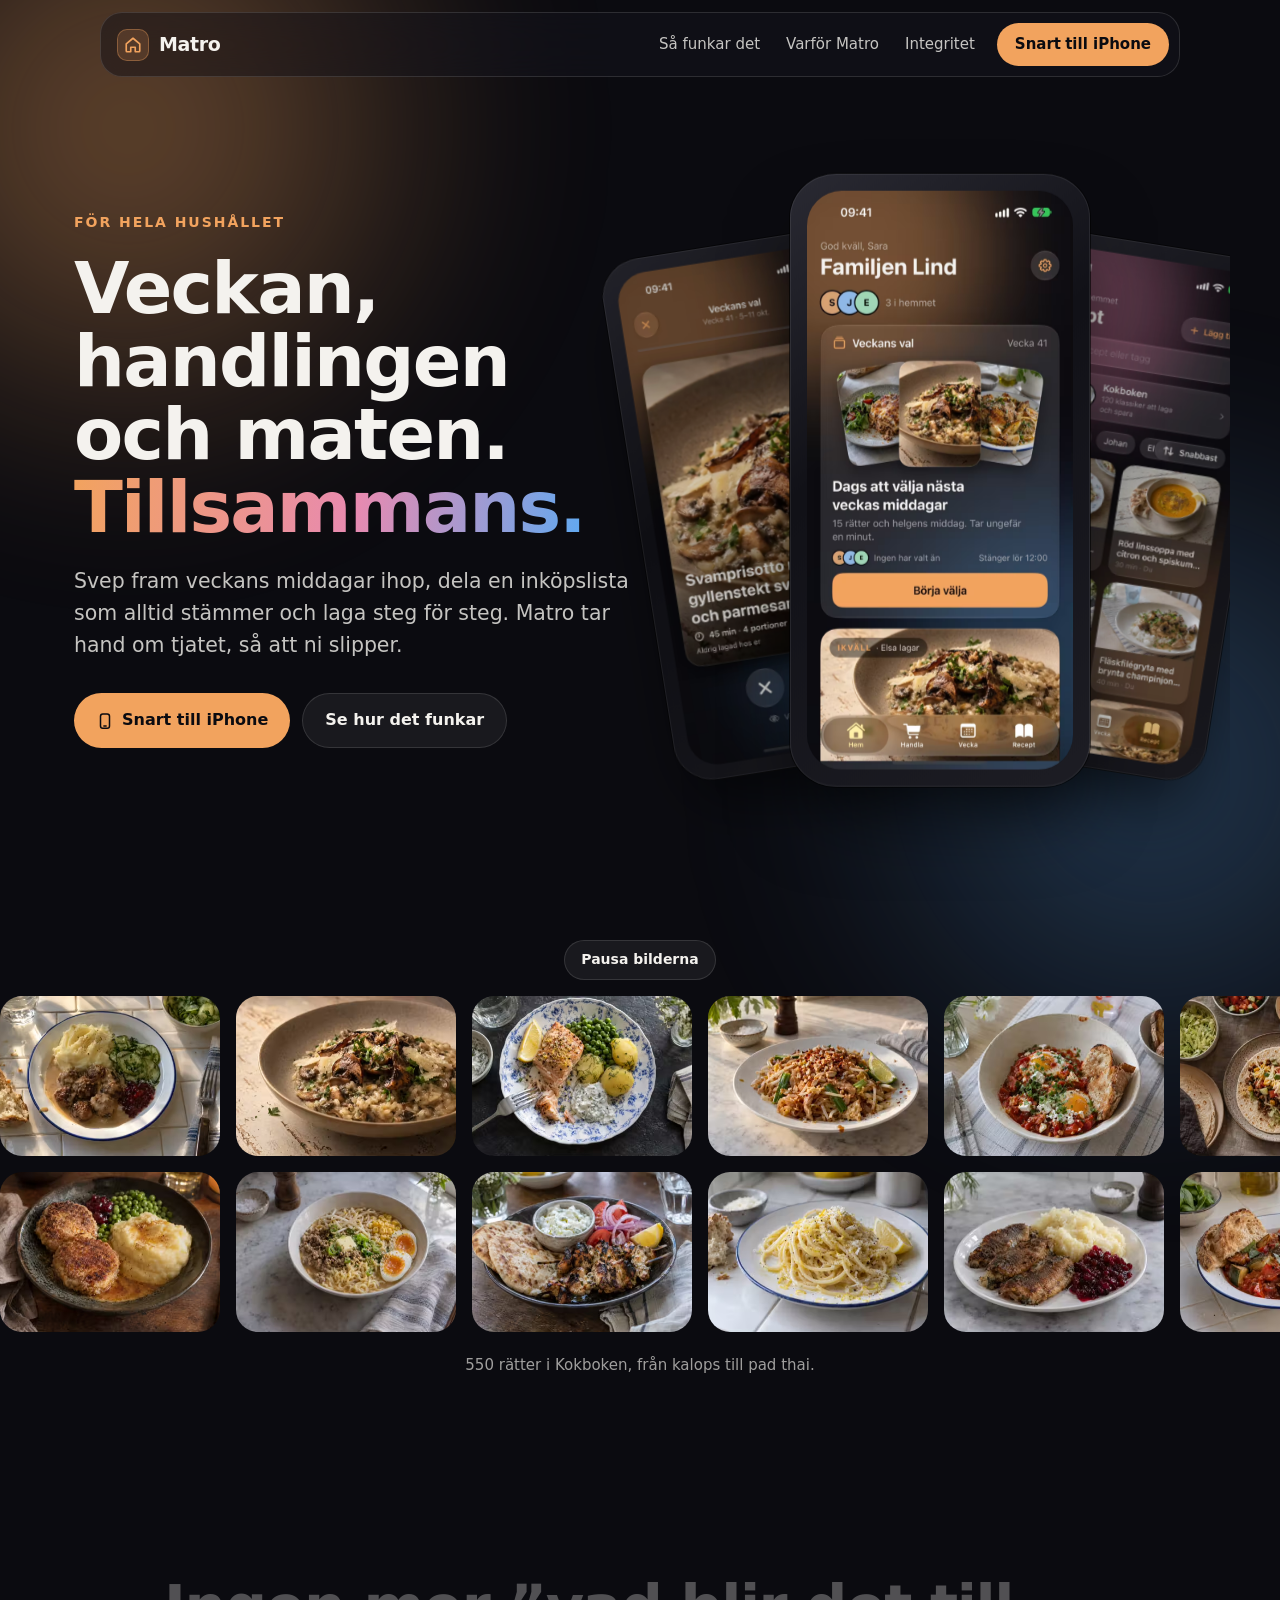
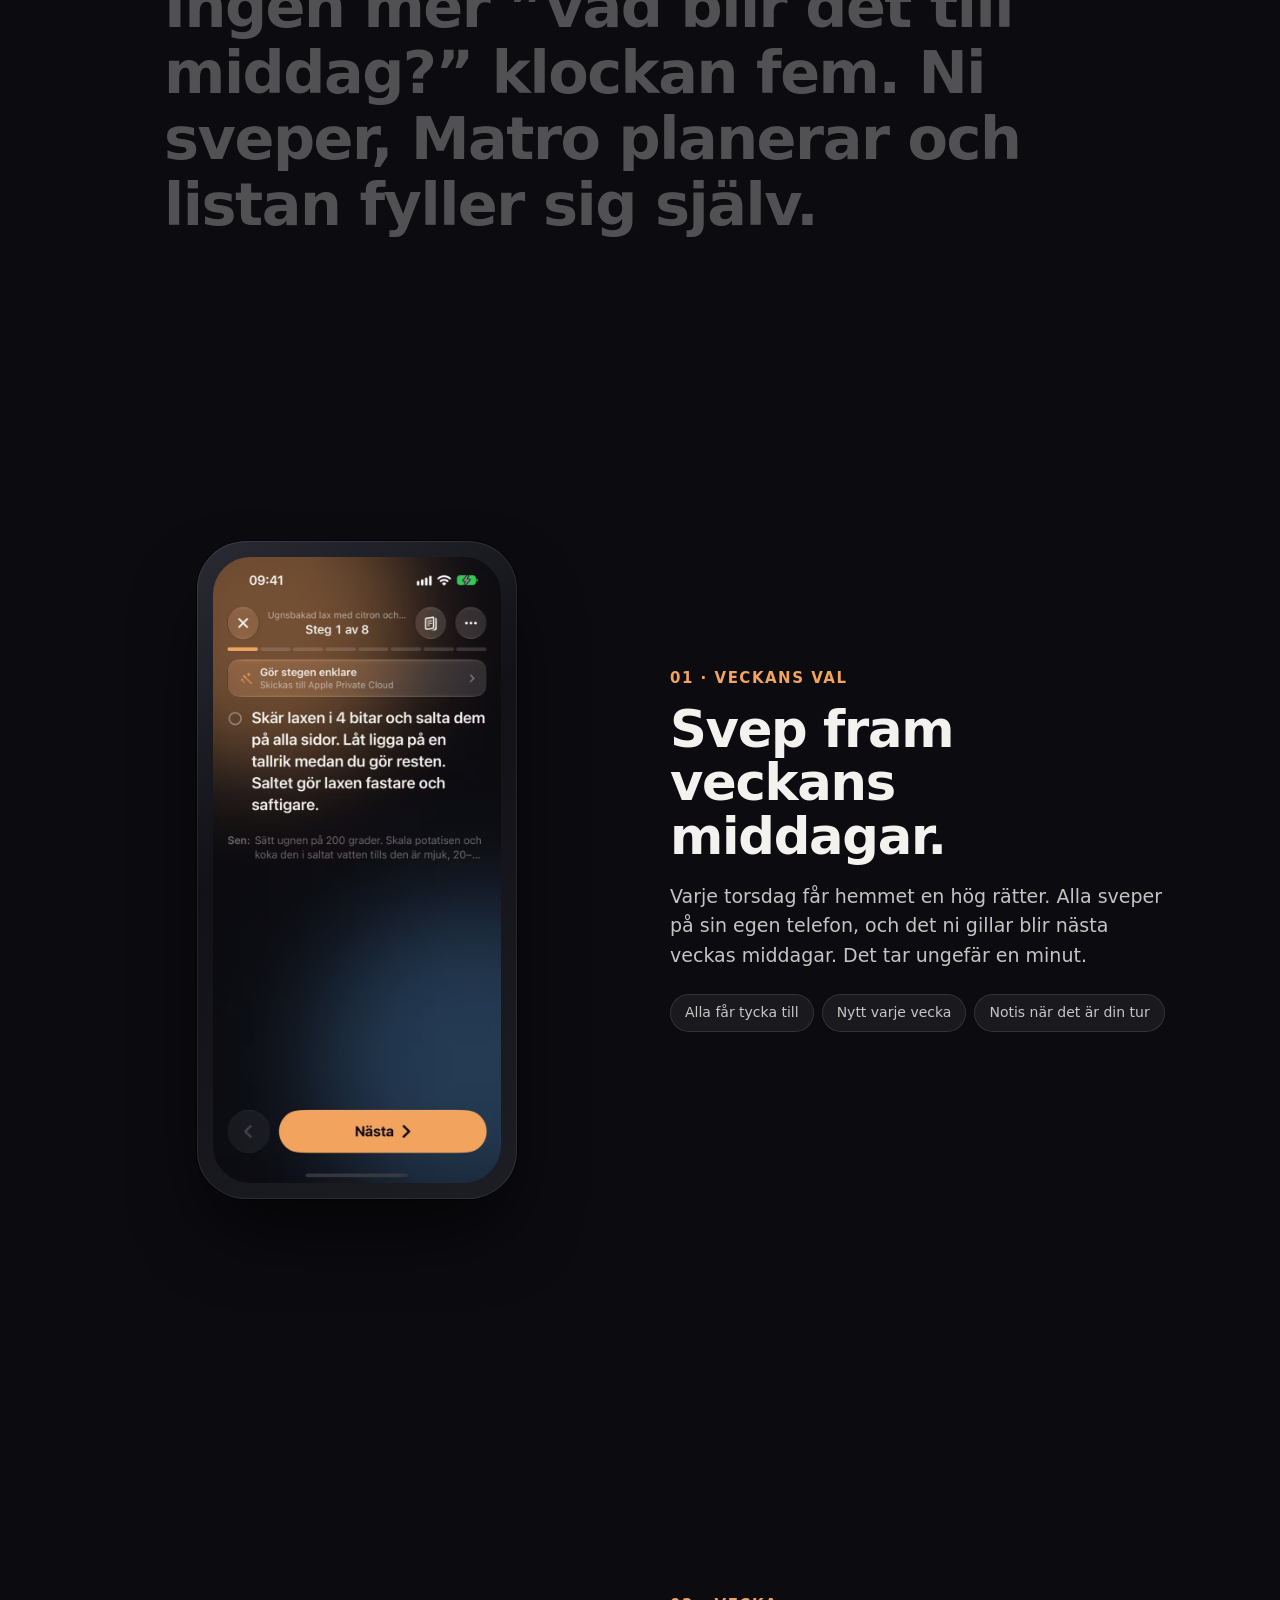
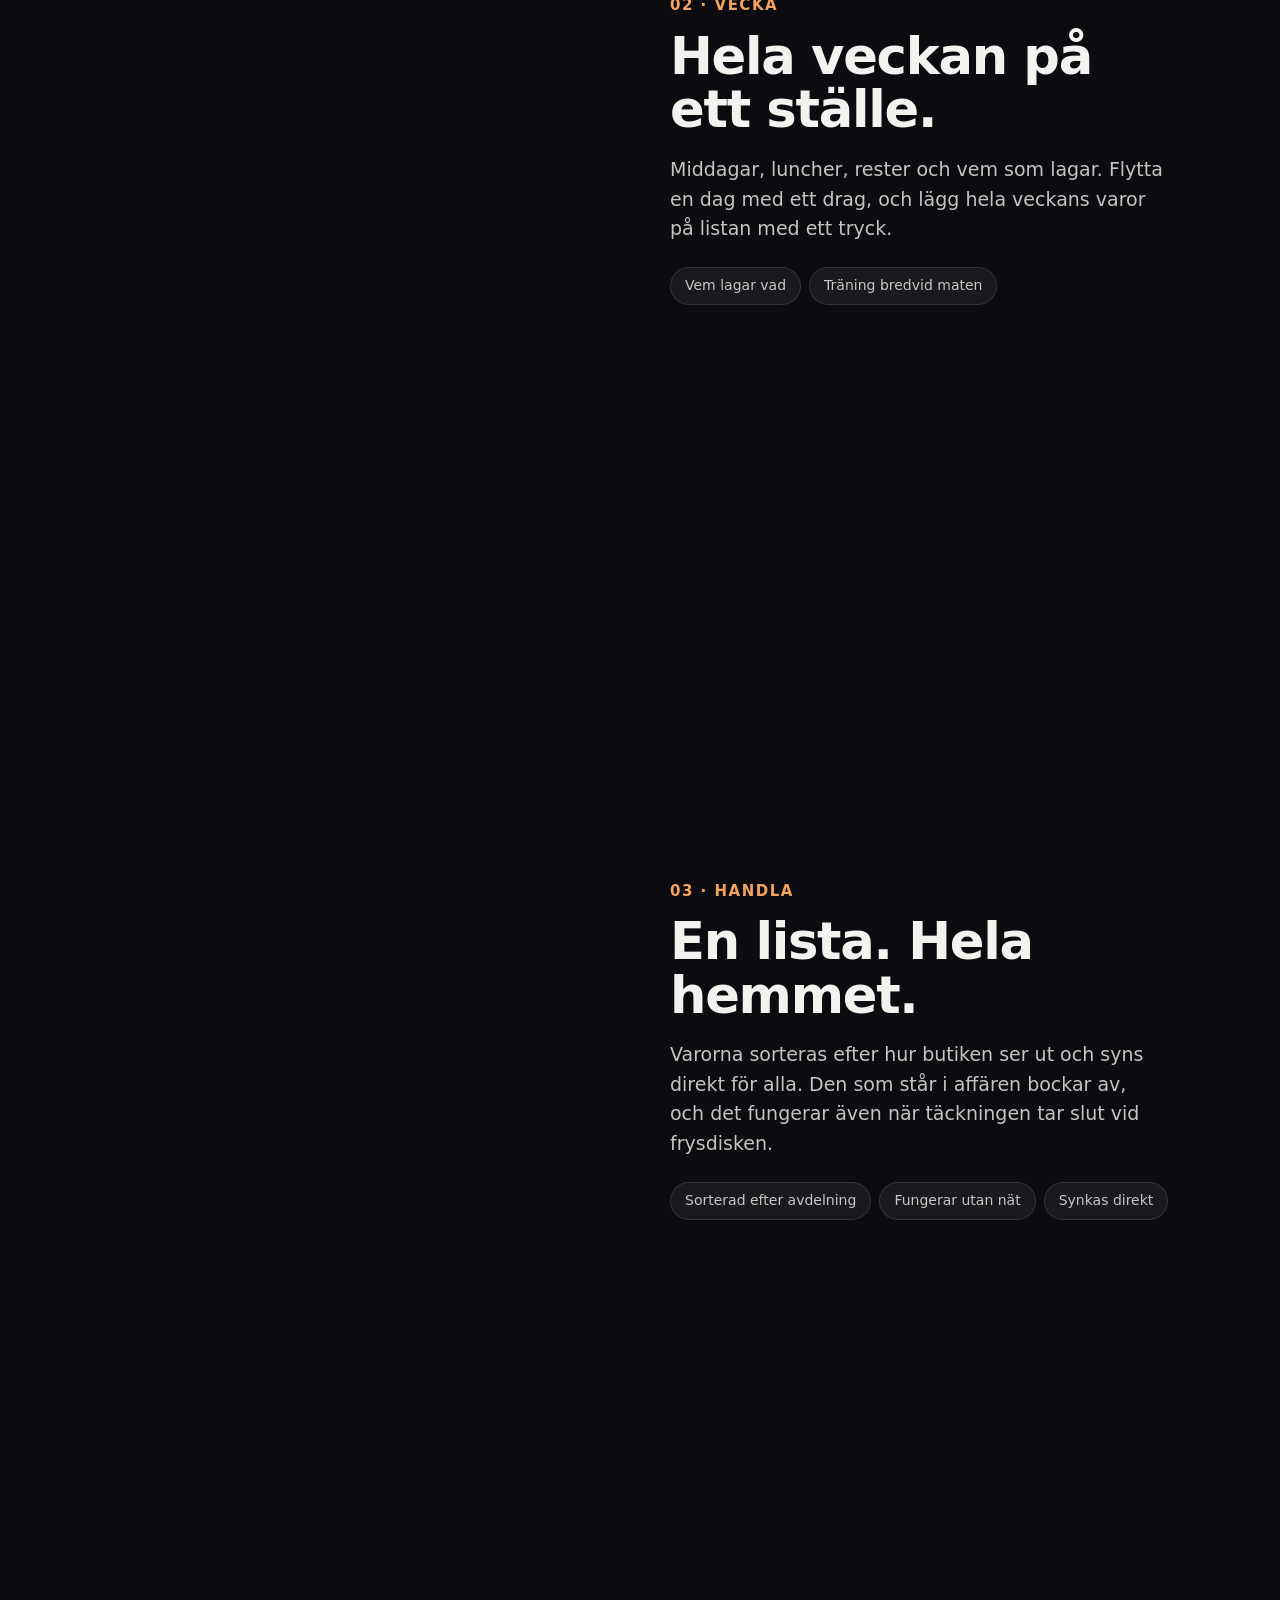
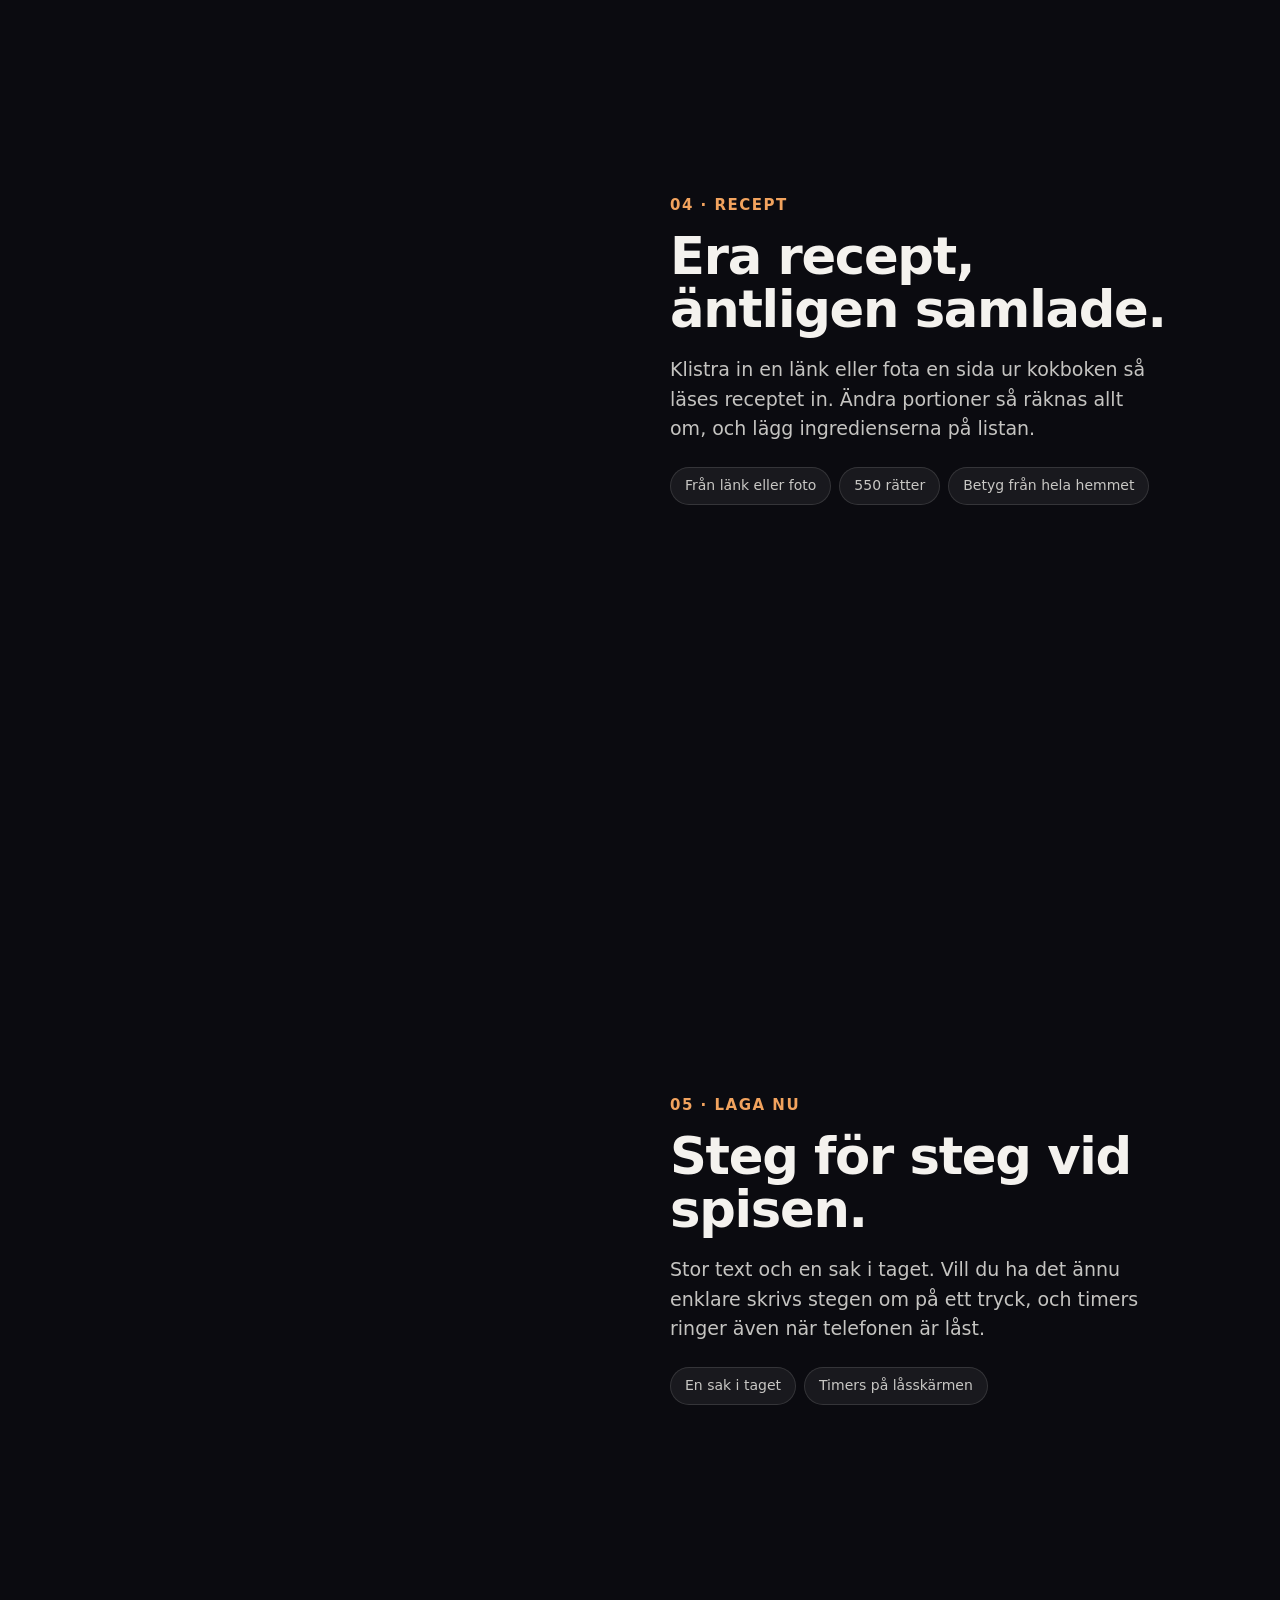
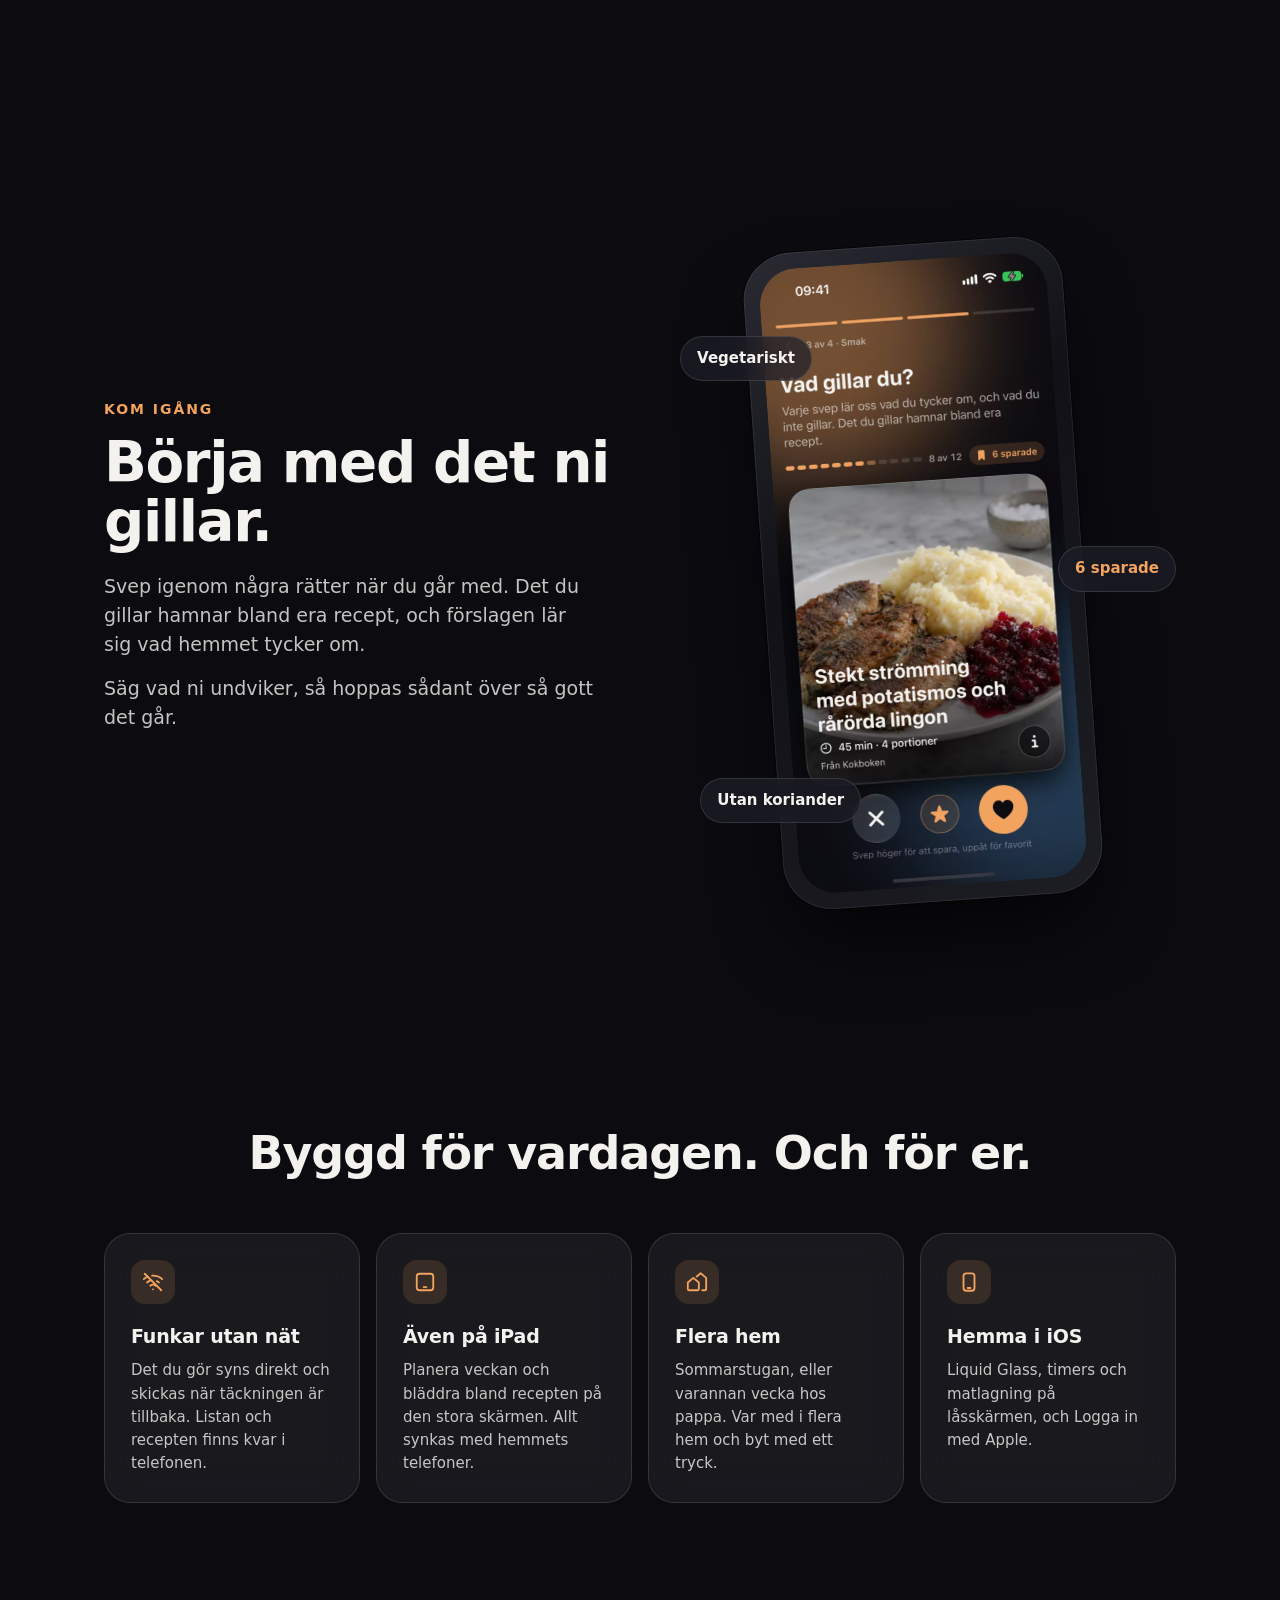
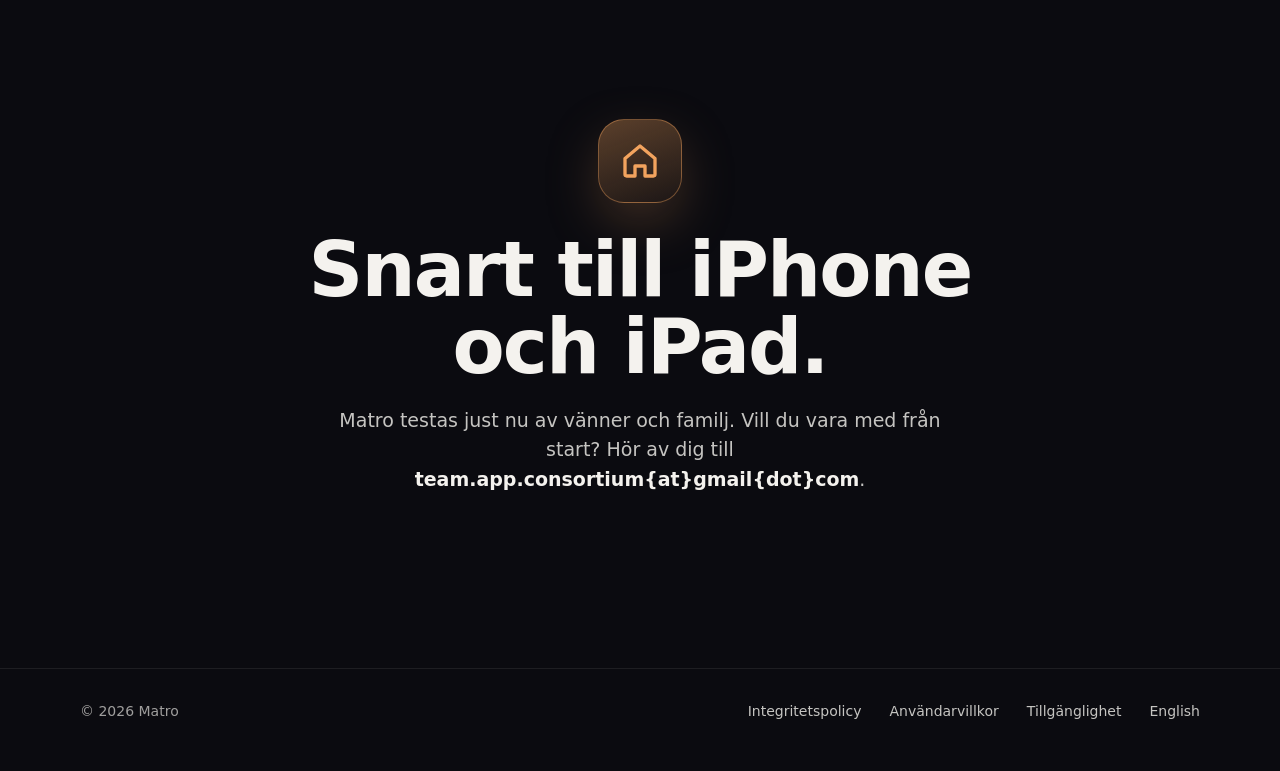
<file: index.html>
<!doctype html>
<html lang="sv">
<head>
<meta charset="utf-8">
<meta name="viewport" content="width=device-width, initial-scale=1, viewport-fit=cover">
<title>Matro – veckan, handlingen och maten. Tillsammans.</title>
<meta name="description" content="Matro är appen för hushållet: svep fram veckans middagar tillsammans, dela inköpslistan och laga steg för steg. Snart till iPhone och iPad.">
<meta name="theme-color" content="#0B0B10">
<meta property="og:title" content="Matro – veckan, handlingen och maten. Tillsammans.">
<meta property="og:description" content="Svep fram veckans middagar tillsammans, dela inköpslistan och laga steg för steg.">
<meta property="og:image" content="img/hem.jpg">
<link rel="alternate" hreflang="en" href="en/">
<link rel="icon" href="data:image/svg+xml,%3Csvg xmlns='http://www.w3.org/2000/svg' viewBox='0 0 32 32'%3E%3Crect width='32' height='32' rx='9' fill='%230B0B10'/%3E%3Cpath d='M7 15 16 7.5 25 15v9a1 1 0 0 1-1 1h-5v-6h-6v6H8a1 1 0 0 1-1-1z' fill='none' stroke='%23F2A35E' stroke-width='2.2' stroke-linejoin='round'/%3E%3C/svg%3E">
<link rel="stylesheet" href="style.css">
<script>document.documentElement.classList.add("js")</script>
</head>
<body data-tone="warm">
<a class="skip" href="#innehall">Hoppa till innehållet</a>
<div class="ambient" aria-hidden="true"><span></span><span></span></div>

<header class="nav">
  <a class="brand" href="./">
    <span class="brand-mark" aria-hidden="true"><svg width="18" height="18" viewBox="0 0 24 24" fill="none" stroke="currentColor" stroke-width="2.2" stroke-linejoin="round"><path d="M3 10.5 12 3l9 7.5V20a1 1 0 0 1-1 1h-5v-6H9v6H4a1 1 0 0 1-1-1z"/></svg></span>
    Matro
  </a>
  <nav class="links" aria-label="Meny">
    <a href="#funktioner">Så funkar det</a>
    <a href="#varfor">Varför Matro</a>
    <a href="integritetspolicy">Integritet</a>
  </nav>
  <a class="pill primary" href="#snart">Snart<span class="more">till iPhone</span></a>
  <div class="progress" aria-hidden="true"></div>
</header>

<main id="innehall">
  <section class="hero">
    <div class="hero-copy">
      <div class="eyebrow" data-reveal>För hela hushållet</div>
      <h1 data-reveal style="--delay:.08s">Veckan, handlingen och maten. <span class="grad">Tillsammans.</span></h1>
      <p class="lead" data-reveal style="--delay:.16s">Svep fram veckans middagar ihop, dela en inköpslista som alltid stämmer och laga steg för steg. Matro tar hand om tjatet, så att ni slipper.</p>
      <div class="actions" data-reveal style="--delay:.24s">
        <span class="pill primary soon"><svg aria-hidden="true" viewBox="0 0 24 24" fill="none" stroke="currentColor" stroke-width="2" stroke-linecap="round"><rect x="6" y="2.5" width="12" height="19" rx="3"/><path d="M10.5 18.5h3"/></svg>Snart till iPhone</span>
        <a class="pill ghost" href="#funktioner">Se hur det funkar</a>
      </div>
    </div>
    <div class="stage" role="group" aria-label="Skärmbilder från Matro">
      <div class="phone left"><picture><source srcset="img/veckans-val.avif" type="image/avif"><img src="img/veckans-val.jpg" alt="Veckans val: en rätt att svepa på" width="662" height="1440" decoding="async"></picture></div>
      <div class="phone right"><picture><source srcset="img/recept.avif" type="image/avif"><img src="img/recept.jpg" alt="Hemmets recept med bilder" width="662" height="1440" decoding="async"></picture></div>
      <div class="phone center"><picture><source srcset="img/hem.avif" type="image/avif"><img src="img/hem.jpg" alt="Hem: veckans val och kvällens middag" width="662" height="1440" decoding="async" fetchpriority="high"></picture></div>
    </div>
  </section>

  <section class="strip" aria-label="Rätter i Kokboken">
    <button class="strip-pause pill ghost" type="button">Pausa bilderna</button>
    <div class="row" data-dishes="kottbullar-potatismos svamprisotto ugnsbakad-lax-citron-dill pad-thai shakshuka tacos-kottfars spaghetti-carbonara kalops butter-chicken pannkakor"></div>
    <div class="row" data-dishes="wallenbergare miso-ramen kycklingsouvlaki-tzatziki pasta-al-limone stekt-stromming-potatismos ratatouille hemgjord-pizza tom-kha-gai paella pumpasoppa"></div>
    <p class="caption">550 rätter i Kokboken, från kalops till pad thai.</p>
  </section>

  <section class="statement">
    <p data-words>Ingen mer *”vad* *blir* *det* *till* *middag?”* klockan fem. Ni sveper, Matro planerar och listan fyller sig själv.</p>
  </section>

  <section class="story" id="funktioner">
    <div class="story-phone" aria-hidden="true">
      <div class="phone"><div class="screens">
        <picture class="active"><source srcset="img/veckans-val-swipe.avif" type="image/avif" media="(prefers-reduced-motion: no-preference)"><source srcset="img/veckans-val.avif" type="image/avif"><img src="img/veckans-val-poster.jpg" alt="Svep i Veckans val" loading="lazy" decoding="async" width="662" height="1440"></picture>
        <picture><source srcset="img/vecka.avif" type="image/avif"><img src="img/vecka.jpg" alt="" decoding="async" loading="lazy"></picture>
        <picture><source srcset="img/handla.avif" type="image/avif"><img src="img/handla.jpg" alt="" decoding="async" loading="lazy"></picture>
        <picture><source srcset="img/recept-detalj.avif" type="image/avif"><img src="img/recept-detalj.jpg" alt="" decoding="async" loading="lazy"></picture>
        <picture><source srcset="img/laga-nu.avif" type="image/avif"><img src="img/laga-nu.jpg" alt="" decoding="async" loading="lazy"></picture>
      </div></div>
    </div>
    <div class="story-steps">
      <article class="step" data-tone="warm">
        <div class="num">01 · VECKANS VAL</div>
        <h2>Svep fram veckans middagar.</h2>
        <p>Varje torsdag får hemmet en hög rätter. Alla sveper på sin egen telefon, och det ni gillar blir nästa veckas middagar. Det tar ungefär en minut.</p>
        <div class="tags"><span>Alla får tycka till</span><span>Nytt varje vecka</span><span>Notis när det är din tur</span></div>
        <div class="phone inline"><picture><source srcset="img/veckans-val-swipe.avif" type="image/avif" media="(prefers-reduced-motion: no-preference)"><source srcset="img/veckans-val.avif" type="image/avif"><img src="img/veckans-val-poster.jpg" alt="Svep i Veckans val" loading="lazy" decoding="async" width="662" height="1440"></picture></div>
      </article>
      <article class="step" data-tone="cool">
        <div class="num">02 · VECKA</div>
        <h2>Hela veckan på ett ställe.</h2>
        <p>Middagar, luncher, rester och vem som lagar. Flytta en dag med ett drag, och lägg hela veckans varor på listan med ett tryck.</p>
        <div class="tags"><span>Vem lagar vad</span><span>Träning bredvid maten</span></div>
        <div class="phone inline"><picture><source srcset="img/vecka.avif" type="image/avif"><img src="img/vecka.jpg" alt="Veckans plan" loading="lazy" decoding="async"></picture></div>
      </article>
      <article class="step" data-tone="green">
        <div class="num">03 · HANDLA</div>
        <h2>En lista. Hela hemmet.</h2>
        <p>Varorna sorteras efter hur butiken ser ut och syns direkt för alla. Den som står i affären bockar av, och det fungerar även när täckningen tar slut vid frysdisken.</p>
        <div class="tags"><span>Sorterad efter avdelning</span><span>Fungerar utan nät</span><span>Synkas direkt</span></div>
        <div class="phone inline"><picture><source srcset="img/handla.avif" type="image/avif"><img src="img/handla.jpg" alt="Inköpslistan" loading="lazy" decoding="async"></picture></div>
      </article>
      <article class="step" data-tone="pink">
        <div class="num">04 · RECEPT</div>
        <h2>Era recept, äntligen samlade.</h2>
        <p>Klistra in en länk eller fota en sida ur kokboken så läses receptet in. Ändra portioner så räknas allt om, och lägg ingredienserna på listan.</p>
        <div class="tags"><span>Från länk eller foto</span><span>550 rätter</span><span>Betyg från hela hemmet</span></div>
        <div class="phone inline"><picture><source srcset="img/recept-detalj.avif" type="image/avif"><img src="img/recept-detalj.jpg" alt="Ett recept" loading="lazy" decoding="async"></picture></div>
      </article>
      <article class="step" data-tone="warm">
        <div class="num">05 · LAGA NU</div>
        <h2>Steg för steg vid spisen.</h2>
        <p>Stor text och en sak i taget. Vill du ha det ännu enklare skrivs stegen om på ett tryck, och timers ringer även när telefonen är låst.</p>
        <div class="tags"><span>En sak i taget</span><span>Timers på låsskärmen</span></div>
        <div class="phone inline"><picture><source srcset="img/laga-nu.avif" type="image/avif"><img src="img/laga-nu.jpg" alt="Laga nu" loading="lazy" decoding="async"></picture></div>
      </article>
    </div>
  </section>

  <section class="split">
    <div>
      <div class="eyebrow" data-reveal>Kom igång</div>
      <h2 data-reveal style="--delay:.06s">Börja med det ni gillar.</h2>
      <p data-reveal style="--delay:.12s">Svep igenom några rätter när du går med. Det du gillar hamnar bland era recept, och förslagen lär sig vad hemmet tycker om.</p>
      <p data-reveal style="--delay:.18s">Säg vad ni undviker, så hoppas sådant över så gott det går.</p>
    </div>
    <div class="visual" data-reveal>
      <div class="phone"><picture><source srcset="img/taste-swipe.avif" type="image/avif"><img src="img/taste-swipe.jpg" alt="Svep bland rätter när du går med" loading="lazy" width="662" height="1440" decoding="async"></picture></div>
      <span class="chip c1">Vegetariskt</span>
      <span class="chip c2">6 sparade</span>
      <span class="chip c3">Utan koriander</span>
    </div>
  </section>

  <section class="values" id="varfor">
    <h2 data-reveal>Byggd för vardagen. Och för er.</h2>
    <div class="grid">
      <div class="card" data-reveal>
        <div class="icon" aria-hidden="true"><svg viewBox="0 0 24 24" fill="none" stroke="currentColor" stroke-width="2" stroke-linecap="round" stroke-linejoin="round"><path d="M2 8.8a15 15 0 0 1 4.2-2.7M22 8.8a15 15 0 0 0-11-3.7"/><path d="M5.5 12.5a10 10 0 0 1 3.4-1.9M18.5 12.5a10 10 0 0 0-2.3-1.4"/><path d="M9 16a5 5 0 0 1 6 0"/><path d="M12 20h.01"/><path d="m3 3 18 18"/></svg></div>
        <h3>Funkar utan nät</h3>
        <p>Det du gör syns direkt och skickas när täckningen är tillbaka. Listan och recepten finns kvar i telefonen.</p>
      </div>
      <div class="card" data-reveal style="--delay:.08s">
        <div class="icon" aria-hidden="true"><svg viewBox="0 0 24 24" fill="none" stroke="currentColor" stroke-width="2" stroke-linecap="round" stroke-linejoin="round"><rect x="3" y="3" width="18" height="18" rx="3"/><path d="M10.5 17.5h3"/></svg></div>
        <h3>Även på iPad</h3>
        <p>Planera veckan och bläddra bland recepten på den stora skärmen. Allt synkas med hemmets telefoner.</p>
      </div>
      <div class="card" data-reveal style="--delay:.16s">
        <div class="icon" aria-hidden="true"><svg viewBox="0 0 24 24" fill="none" stroke="currentColor" stroke-width="2" stroke-linejoin="round"><path d="M2 12.5 8 7.5l6 5V20a1 1 0 0 1-1 1H3a1 1 0 0 1-1-1z"/><path d="M11 6.5 16 2.5l6 5V20a1 1 0 0 1-1 1h-4"/></svg></div>
        <h3>Flera hem</h3>
        <p>Sommarstugan, eller varannan vecka hos pappa. Var med i flera hem och byt med ett tryck.</p>
      </div>
      <div class="card" data-reveal style="--delay:.24s">
        <div class="icon" aria-hidden="true"><svg viewBox="0 0 24 24" fill="none" stroke="currentColor" stroke-width="2" stroke-linecap="round" stroke-linejoin="round"><rect x="6" y="2.5" width="12" height="19" rx="3"/><path d="M10.5 18.5h3"/></svg></div>
        <h3>Hemma i iOS</h3>
        <p>Liquid Glass, timers och matlagning på låsskärmen, och Logga in med Apple.</p>
      </div>
    </div>
  </section>

  <section class="closing" id="snart">
    <div class="mark" data-reveal aria-hidden="true"><svg viewBox="0 0 24 24" fill="none" stroke="currentColor" stroke-width="2" stroke-linejoin="round"><path d="M3 10.5 12 3l9 7.5V20a1 1 0 0 1-1 1h-5v-6H9v6H4a1 1 0 0 1-1-1z"/></svg></div>
    <h2 data-reveal style="--delay:.06s">Snart till iPhone och iPad.</h2>
    <p data-reveal style="--delay:.12s">Matro testas just nu av vänner och familj. Vill du vara med från start? Hör av dig till <span class="contact">team.app.consortium{at}gmail{dot}com</span>.</p>
  </section>
</main>

<footer>
  <div class="inner">
    <span>© 2026 Matro</span>
    <span class="spacer"></span>
    <a href="integritetspolicy">Integritetspolicy</a>
    <a href="anvandarvillkor">Användarvillkor</a>
    <a href="tillganglighet">Tillgänglighet</a>
    <a href="en/" hreflang="en" lang="en">English</a>
  </div>
</footer>

<script src="main.js"></script>
</body>
</html>
</file>
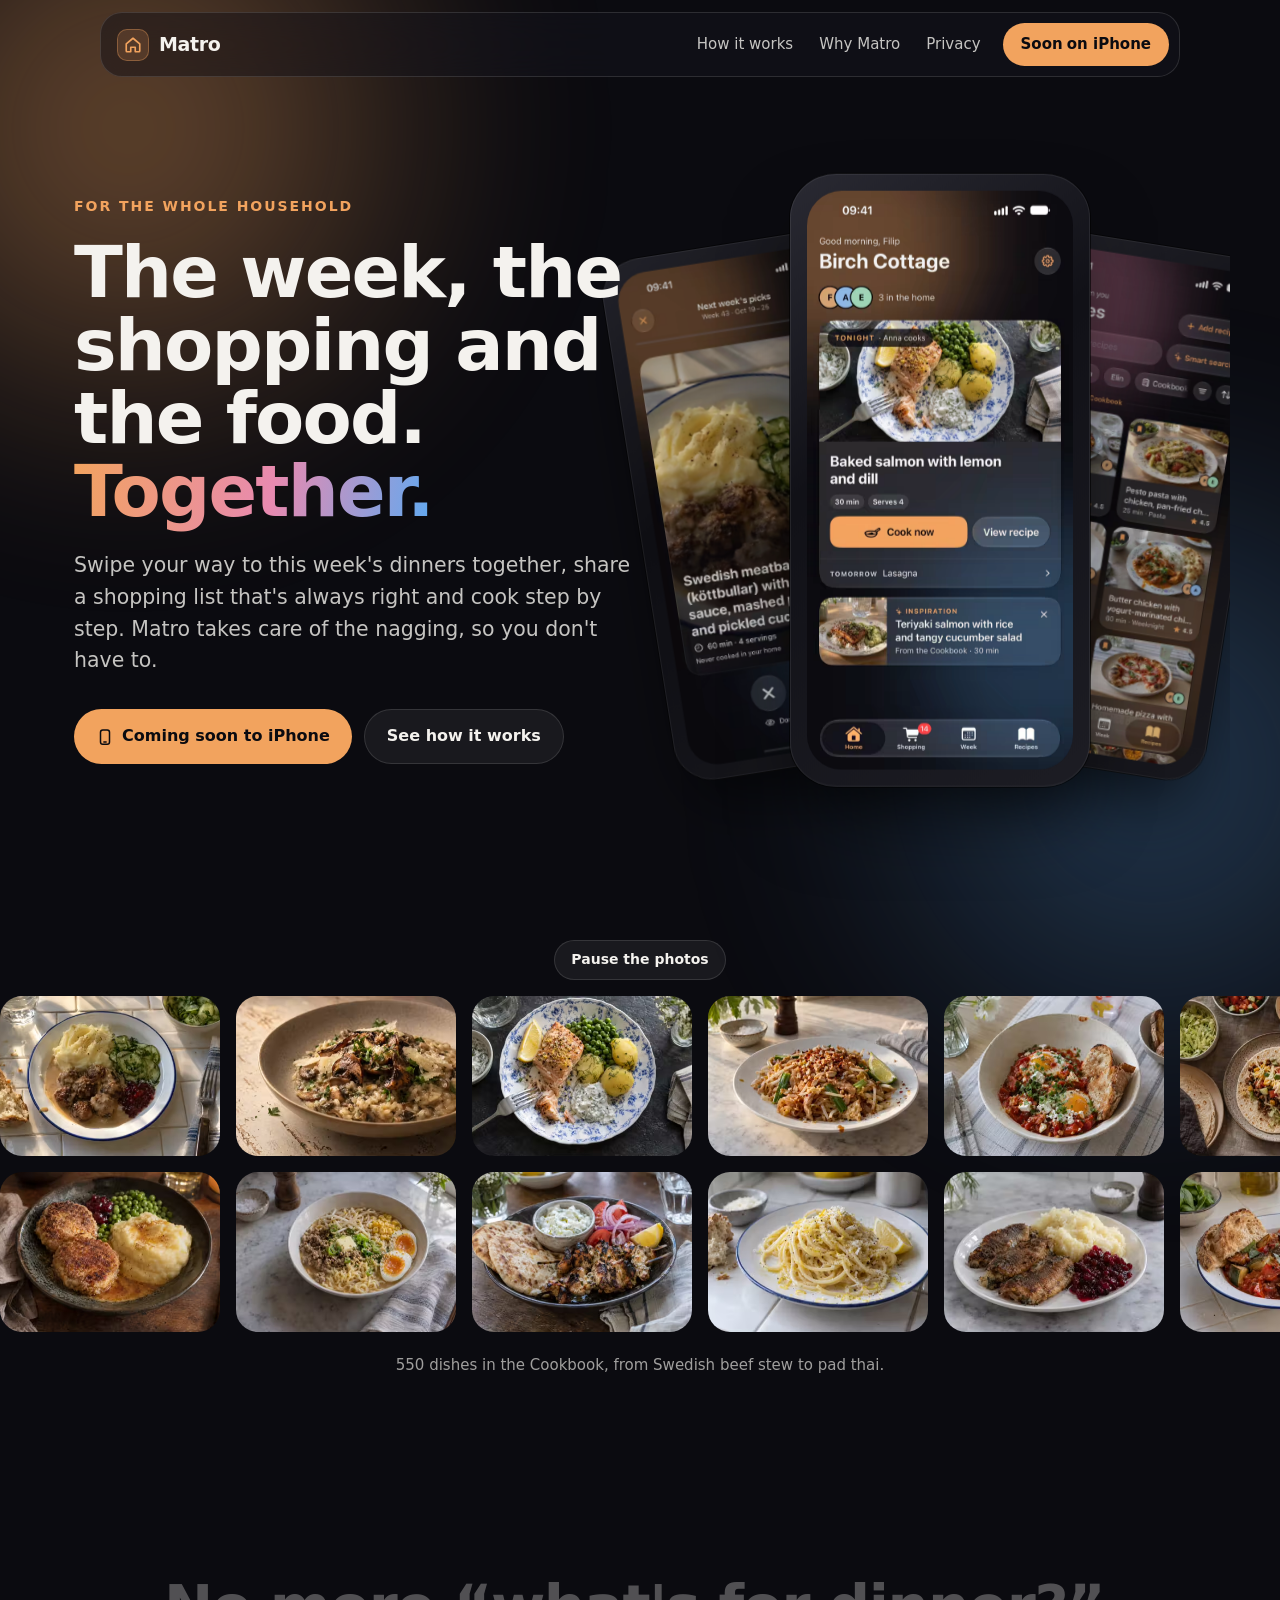
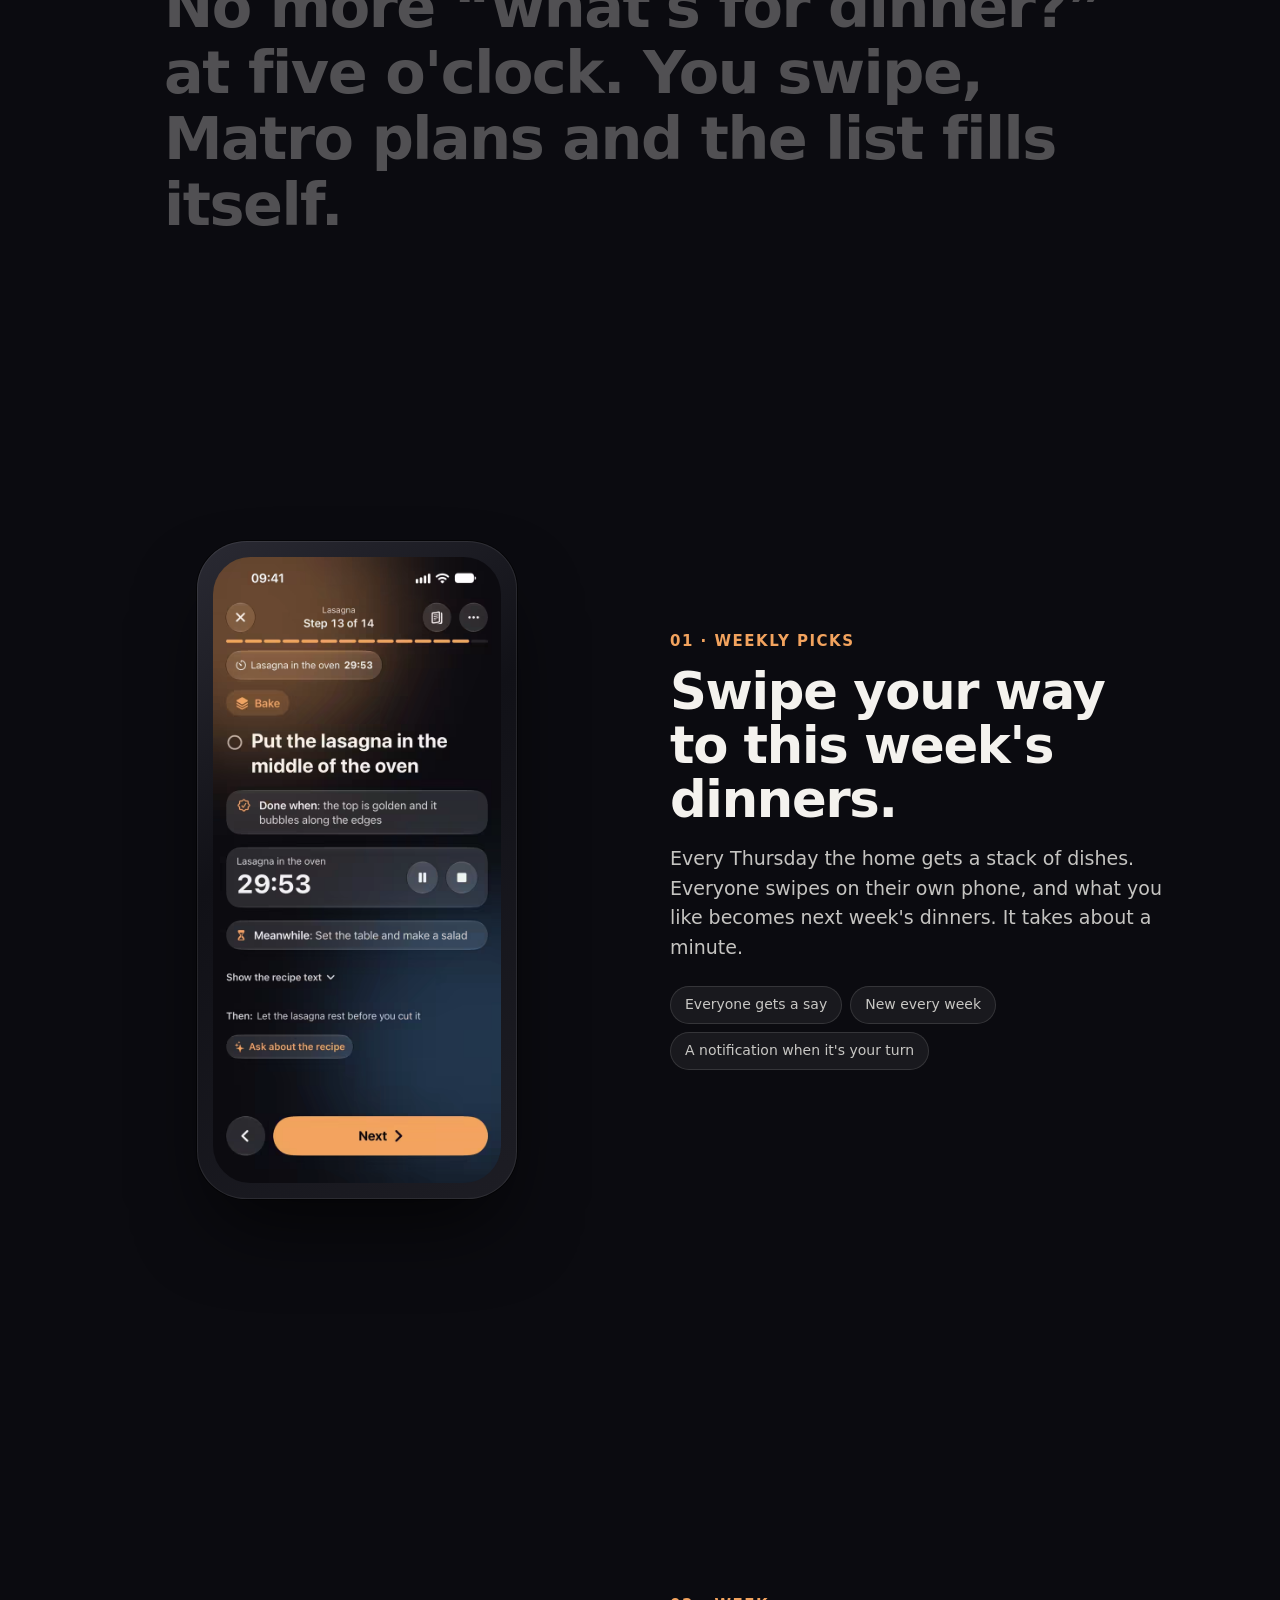
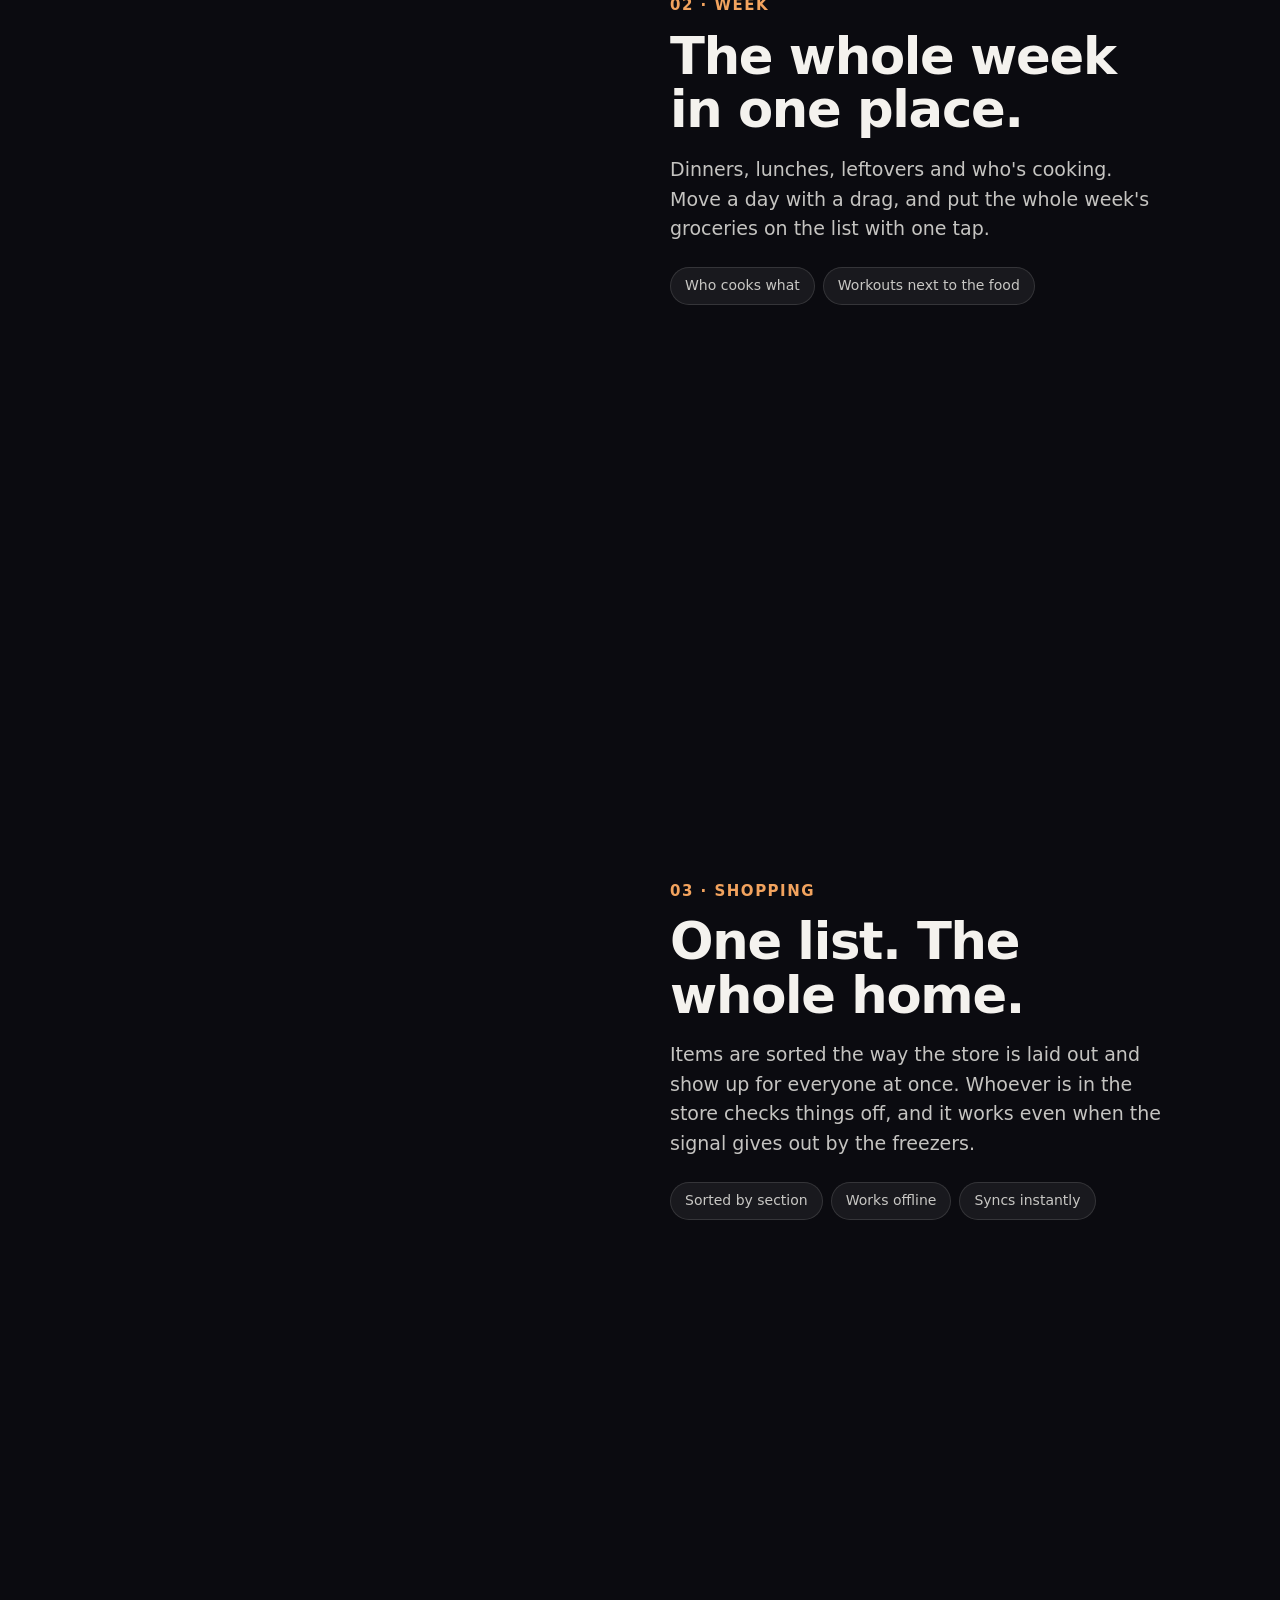
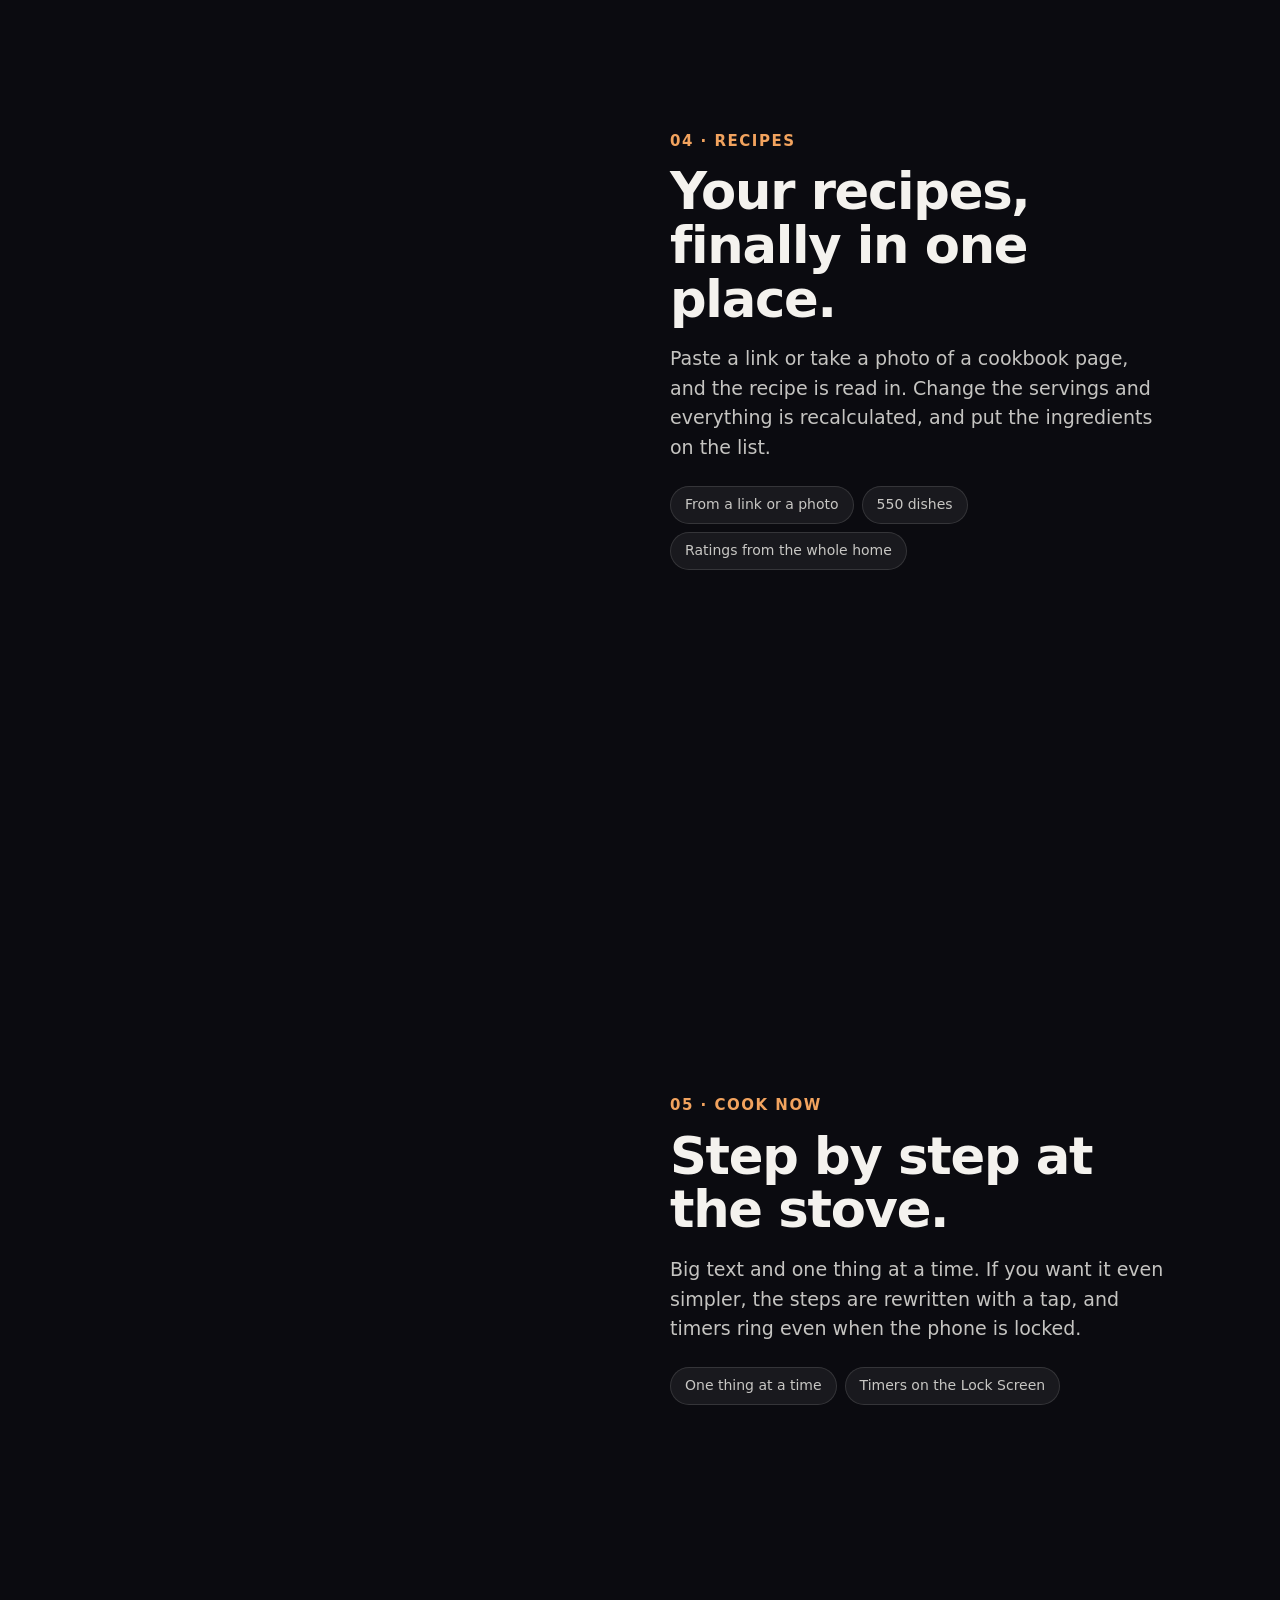
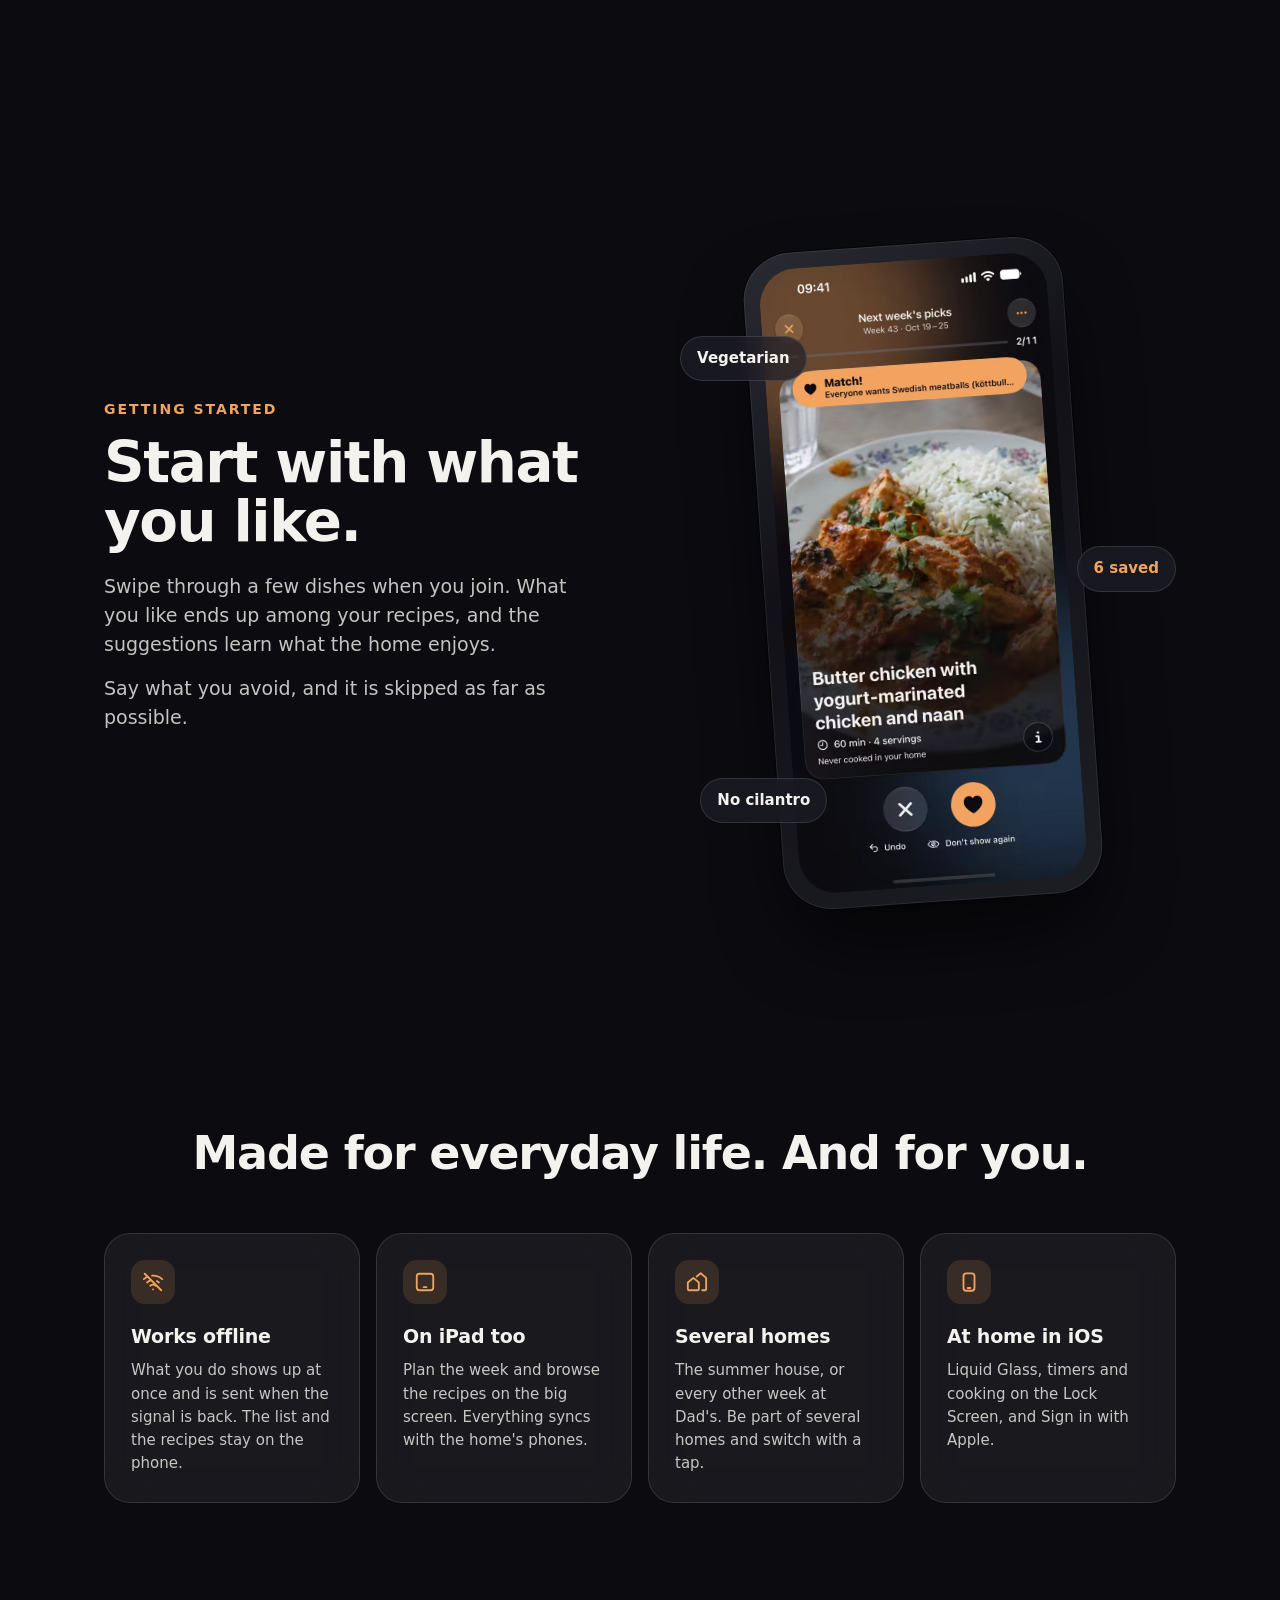
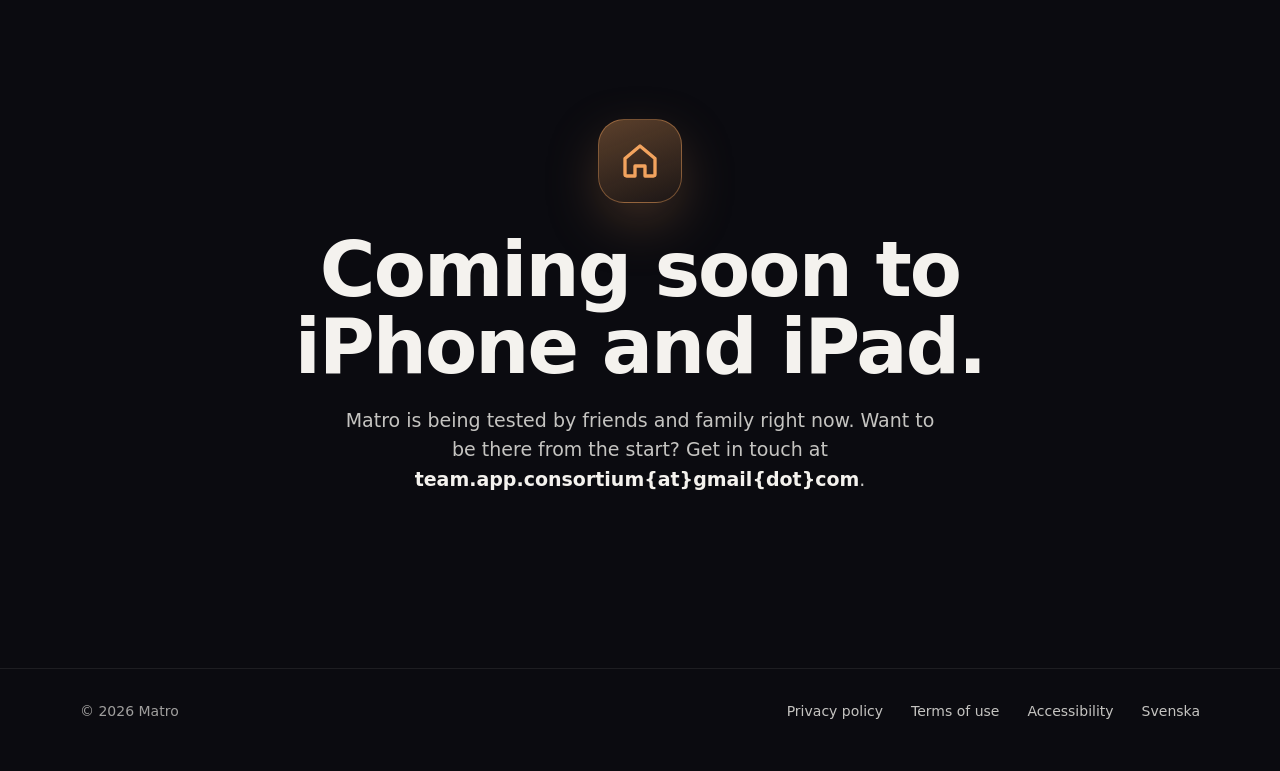
<file: en/index.html>
<!doctype html>
<html lang="en">
<head>
<meta charset="utf-8">
<meta name="viewport" content="width=device-width, initial-scale=1, viewport-fit=cover">
<title>Matro – the week, the shopping and the food. Together.</title>
<meta name="description" content="Matro is the app for the household: swipe your way to this week's dinners together, share the shopping list and cook step by step. Coming soon to iPhone and iPad.">
<meta name="theme-color" content="#0B0B10">
<meta property="og:title" content="Matro – the week, the shopping and the food. Together.">
<meta property="og:description" content="Swipe your way to this week's dinners together, share the shopping list and cook step by step.">
<meta property="og:image" content="img/hem.jpg">
<link rel="alternate" hreflang="sv" href="../">
<link rel="icon" href="data:image/svg+xml,%3Csvg xmlns='http://www.w3.org/2000/svg' viewBox='0 0 32 32'%3E%3Crect width='32' height='32' rx='9' fill='%230B0B10'/%3E%3Cpath d='M7 15 16 7.5 25 15v9a1 1 0 0 1-1 1h-5v-6h-6v6H8a1 1 0 0 1-1-1z' fill='none' stroke='%23F2A35E' stroke-width='2.2' stroke-linejoin='round'/%3E%3C/svg%3E">
<link rel="stylesheet" href="../style.css">
<script>document.documentElement.classList.add("js")</script>
</head>
<body data-tone="warm" data-base="../">
<a class="skip" href="#innehall">Skip to content</a>
<div class="ambient" aria-hidden="true"><span></span><span></span></div>

<header class="nav">
  <a class="brand" href="./">
    <span class="brand-mark" aria-hidden="true"><svg width="18" height="18" viewBox="0 0 24 24" fill="none" stroke="currentColor" stroke-width="2.2" stroke-linejoin="round"><path d="M3 10.5 12 3l9 7.5V20a1 1 0 0 1-1 1h-5v-6H9v6H4a1 1 0 0 1-1-1z"/></svg></span>
    Matro
  </a>
  <nav class="links" aria-label="Menu">
    <a href="#funktioner">How it works</a>
    <a href="#varfor">Why Matro</a>
    <a href="privacy">Privacy</a>
  </nav>
  <a class="pill primary" href="#snart">Soon<span class="more">on iPhone</span></a>
  <div class="progress" aria-hidden="true"></div>
</header>

<main id="innehall">
  <section class="hero">
    <div class="hero-copy">
      <div class="eyebrow" data-reveal>For the whole household</div>
      <h1 data-reveal style="--delay:.08s">The week, the shopping and the food. <span class="grad">Together.</span></h1>
      <p class="lead" data-reveal style="--delay:.16s">Swipe your way to this week's dinners together, share a shopping list that's always right and cook step by step. Matro takes care of the nagging, so you don't have to.</p>
      <div class="actions" data-reveal style="--delay:.24s">
        <span class="pill primary soon"><svg aria-hidden="true" viewBox="0 0 24 24" fill="none" stroke="currentColor" stroke-width="2" stroke-linecap="round"><rect x="6" y="2.5" width="12" height="19" rx="3"/><path d="M10.5 18.5h3"/></svg>Coming soon to iPhone</span>
        <a class="pill ghost" href="#funktioner">See how it works</a>
      </div>
    </div>
    <div class="stage" role="group" aria-label="Screenshots from Matro">
      <div class="phone left"><picture><source srcset="img/veckans-val.avif" type="image/avif"><img src="img/veckans-val.jpg" alt="Weekly picks: a dish to swipe on" width="662" height="1440" decoding="async"></picture></div>
      <div class="phone right"><picture><source srcset="img/recept.avif" type="image/avif"><img src="img/recept.jpg" alt="The home's recipes with photos" width="662" height="1440" decoding="async"></picture></div>
      <div class="phone center"><picture><source srcset="img/hem.avif" type="image/avif"><img src="img/hem.jpg" alt="Home: tonight's dinner and tomorrow's" width="662" height="1440" decoding="async" fetchpriority="high"></picture></div>
    </div>
  </section>

  <section class="strip" aria-label="Dishes in the Cookbook">
    <button class="strip-pause pill ghost" type="button">Pause the photos</button>
    <div class="row" data-dishes="kottbullar-potatismos svamprisotto ugnsbakad-lax-citron-dill pad-thai shakshuka tacos-kottfars spaghetti-carbonara kalops butter-chicken pannkakor"></div>
    <div class="row" data-dishes="wallenbergare miso-ramen kycklingsouvlaki-tzatziki pasta-al-limone stekt-stromming-potatismos ratatouille hemgjord-pizza tom-kha-gai paella pumpasoppa"></div>
    <p class="caption">550 dishes in the Cookbook, from Swedish beef stew to pad thai.</p>
  </section>

  <section class="statement">
    <p data-words>No more *“what's* *for* *dinner?”* at five o'clock. You swipe, Matro plans and the list fills itself.</p>
  </section>

  <section class="story" id="funktioner">
    <div class="story-phone" aria-hidden="true">
      <div class="phone"><div class="screens">
        <picture class="active"><source srcset="img/veckans-val.avif" type="image/avif"><img src="img/veckans-val.jpg" alt="Swiping in Weekly picks" loading="lazy" decoding="async" width="662" height="1440"></picture>
        <picture><source srcset="img/vecka.avif" type="image/avif"><img src="img/vecka.jpg" alt="" decoding="async" loading="lazy"></picture>
        <picture><source srcset="img/handla.avif" type="image/avif"><img src="img/handla.jpg" alt="" decoding="async" loading="lazy"></picture>
        <picture><source srcset="img/recept-detalj.avif" type="image/avif"><img src="img/recept-detalj.jpg" alt="" decoding="async" loading="lazy"></picture>
        <picture><source srcset="img/laga-nu.avif" type="image/avif"><img src="img/laga-nu.jpg" alt="" decoding="async" loading="lazy"></picture>
      </div></div>
    </div>
    <div class="story-steps">
      <article class="step" data-tone="warm">
        <div class="num">01 · WEEKLY PICKS</div>
        <h2>Swipe your way to this week's dinners.</h2>
        <p>Every Thursday the home gets a stack of dishes. Everyone swipes on their own phone, and what you like becomes next week's dinners. It takes about a minute.</p>
        <div class="tags"><span>Everyone gets a say</span><span>New every week</span><span>A notification when it's your turn</span></div>
        <div class="phone inline"><picture><source srcset="img/veckans-val.avif" type="image/avif"><img src="img/veckans-val.jpg" alt="Swiping in Weekly picks" loading="lazy" decoding="async" width="662" height="1440"></picture></div>
      </article>
      <article class="step" data-tone="cool">
        <div class="num">02 · WEEK</div>
        <h2>The whole week in one place.</h2>
        <p>Dinners, lunches, leftovers and who's cooking. Move a day with a drag, and put the whole week's groceries on the list with one tap.</p>
        <div class="tags"><span>Who cooks what</span><span>Workouts next to the food</span></div>
        <div class="phone inline"><picture><source srcset="img/vecka.avif" type="image/avif"><img src="img/vecka.jpg" alt="The week's plan" loading="lazy" decoding="async"></picture></div>
      </article>
      <article class="step" data-tone="green">
        <div class="num">03 · SHOPPING</div>
        <h2>One list. The whole home.</h2>
        <p>Items are sorted the way the store is laid out and show up for everyone at once. Whoever is in the store checks things off, and it works even when the signal gives out by the freezers.</p>
        <div class="tags"><span>Sorted by section</span><span>Works offline</span><span>Syncs instantly</span></div>
        <div class="phone inline"><picture><source srcset="img/handla.avif" type="image/avif"><img src="img/handla.jpg" alt="The shopping list" loading="lazy" decoding="async"></picture></div>
      </article>
      <article class="step" data-tone="pink">
        <div class="num">04 · RECIPES</div>
        <h2>Your recipes, finally in one place.</h2>
        <p>Paste a link or take a photo of a cookbook page, and the recipe is read in. Change the servings and everything is recalculated, and put the ingredients on the list.</p>
        <div class="tags"><span>From a link or a photo</span><span>550 dishes</span><span>Ratings from the whole home</span></div>
        <div class="phone inline"><picture><source srcset="img/recept-detalj.avif" type="image/avif"><img src="img/recept-detalj.jpg" alt="A recipe" loading="lazy" decoding="async"></picture></div>
      </article>
      <article class="step" data-tone="warm">
        <div class="num">05 · COOK NOW</div>
        <h2>Step by step at the stove.</h2>
        <p>Big text and one thing at a time. If you want it even simpler, the steps are rewritten with a tap, and timers ring even when the phone is locked.</p>
        <div class="tags"><span>One thing at a time</span><span>Timers on the Lock Screen</span></div>
        <div class="phone inline"><picture><source srcset="img/laga-nu.avif" type="image/avif"><img src="img/laga-nu.jpg" alt="Cook now" loading="lazy" decoding="async"></picture></div>
      </article>
    </div>
  </section>

  <section class="split">
    <div>
      <div class="eyebrow" data-reveal>Getting started</div>
      <h2 data-reveal style="--delay:.06s">Start with what you like.</h2>
      <p data-reveal style="--delay:.12s">Swipe through a few dishes when you join. What you like ends up among your recipes, and the suggestions learn what the home enjoys.</p>
      <p data-reveal style="--delay:.18s">Say what you avoid, and it is skipped as far as possible.</p>
    </div>
    <div class="visual" data-reveal>
      <div class="phone"><picture><source srcset="img/taste-swipe.avif" type="image/avif"><img src="img/taste-swipe.jpg" alt="A dish to swipe on, after a match" loading="lazy" width="662" height="1440" decoding="async"></picture></div>
      <span class="chip c1">Vegetarian</span>
      <span class="chip c2">6 saved</span>
      <span class="chip c3">No cilantro</span>
    </div>
  </section>

  <section class="values" id="varfor">
    <h2 data-reveal>Made for everyday life. And for you.</h2>
    <div class="grid">
      <div class="card" data-reveal>
        <div class="icon" aria-hidden="true"><svg viewBox="0 0 24 24" fill="none" stroke="currentColor" stroke-width="2" stroke-linecap="round" stroke-linejoin="round"><path d="M2 8.8a15 15 0 0 1 4.2-2.7M22 8.8a15 15 0 0 0-11-3.7"/><path d="M5.5 12.5a10 10 0 0 1 3.4-1.9M18.5 12.5a10 10 0 0 0-2.3-1.4"/><path d="M9 16a5 5 0 0 1 6 0"/><path d="M12 20h.01"/><path d="m3 3 18 18"/></svg></div>
        <h3>Works offline</h3>
        <p>What you do shows up at once and is sent when the signal is back. The list and the recipes stay on the phone.</p>
      </div>
      <div class="card" data-reveal style="--delay:.08s">
        <div class="icon" aria-hidden="true"><svg viewBox="0 0 24 24" fill="none" stroke="currentColor" stroke-width="2" stroke-linecap="round" stroke-linejoin="round"><rect x="3" y="3" width="18" height="18" rx="3"/><path d="M10.5 17.5h3"/></svg></div>
        <h3>On iPad too</h3>
        <p>Plan the week and browse the recipes on the big screen. Everything syncs with the home's phones.</p>
      </div>
      <div class="card" data-reveal style="--delay:.16s">
        <div class="icon" aria-hidden="true"><svg viewBox="0 0 24 24" fill="none" stroke="currentColor" stroke-width="2" stroke-linejoin="round"><path d="M2 12.5 8 7.5l6 5V20a1 1 0 0 1-1 1H3a1 1 0 0 1-1-1z"/><path d="M11 6.5 16 2.5l6 5V20a1 1 0 0 1-1 1h-4"/></svg></div>
        <h3>Several homes</h3>
        <p>The summer house, or every other week at Dad's. Be part of several homes and switch with a tap.</p>
      </div>
      <div class="card" data-reveal style="--delay:.24s">
        <div class="icon" aria-hidden="true"><svg viewBox="0 0 24 24" fill="none" stroke="currentColor" stroke-width="2" stroke-linecap="round" stroke-linejoin="round"><rect x="6" y="2.5" width="12" height="19" rx="3"/><path d="M10.5 18.5h3"/></svg></div>
        <h3>At home in iOS</h3>
        <p>Liquid Glass, timers and cooking on the Lock Screen, and Sign in with Apple.</p>
      </div>
    </div>
  </section>

  <section class="closing" id="snart">
    <div class="mark" data-reveal aria-hidden="true"><svg viewBox="0 0 24 24" fill="none" stroke="currentColor" stroke-width="2" stroke-linejoin="round"><path d="M3 10.5 12 3l9 7.5V20a1 1 0 0 1-1 1h-5v-6H9v6H4a1 1 0 0 1-1-1z"/></svg></div>
    <h2 data-reveal style="--delay:.06s">Coming soon to iPhone and iPad.</h2>
    <p data-reveal style="--delay:.12s">Matro is being tested by friends and family right now. Want to be there from the start? Get in touch at <span class="contact">team.app.consortium{at}gmail{dot}com</span>.</p>
  </section>
</main>

<footer>
  <div class="inner">
    <span>© 2026 Matro</span>
    <span class="spacer"></span>
    <a href="privacy">Privacy policy</a>
    <a href="terms">Terms of use</a>
    <a href="accessibility">Accessibility</a>
    <a href="../" hreflang="sv" lang="sv">Svenska</a>
  </div>
</footer>

<script src="../main.js"></script>
</body>
</html>
</file>
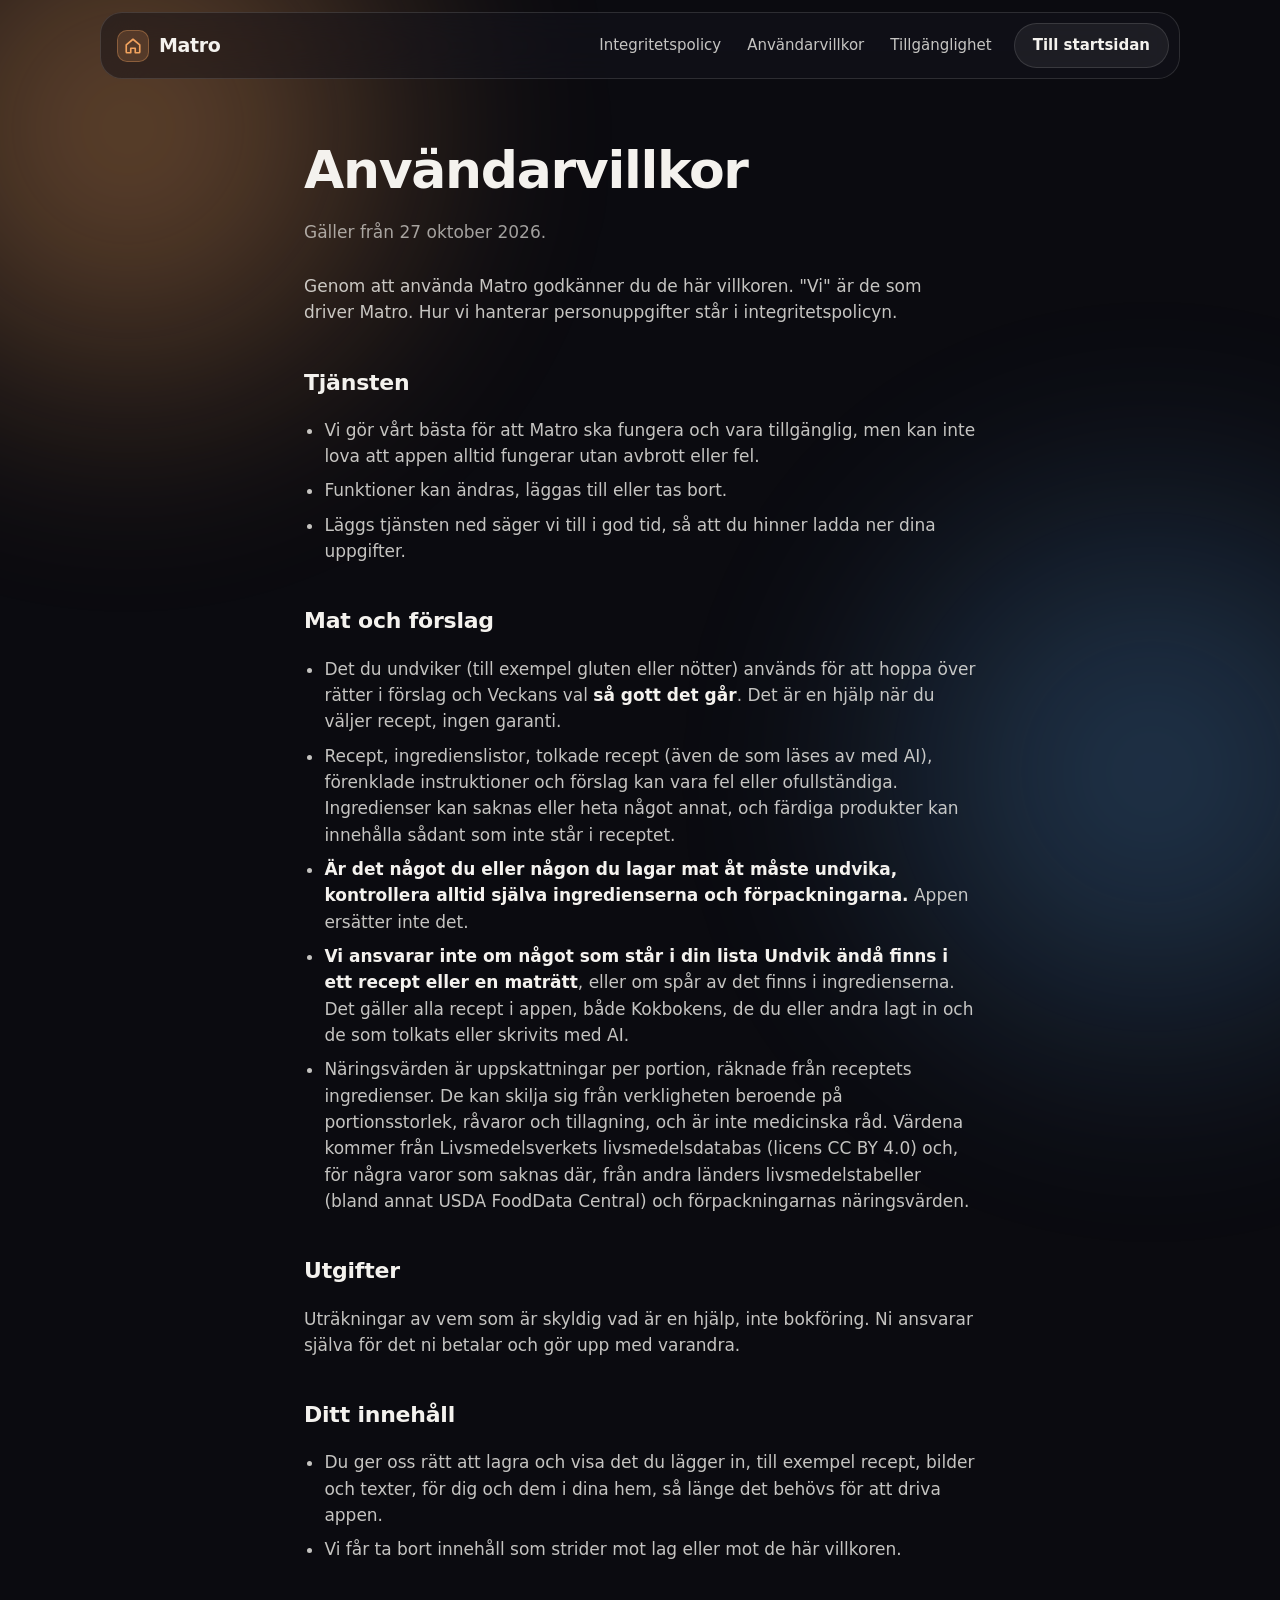
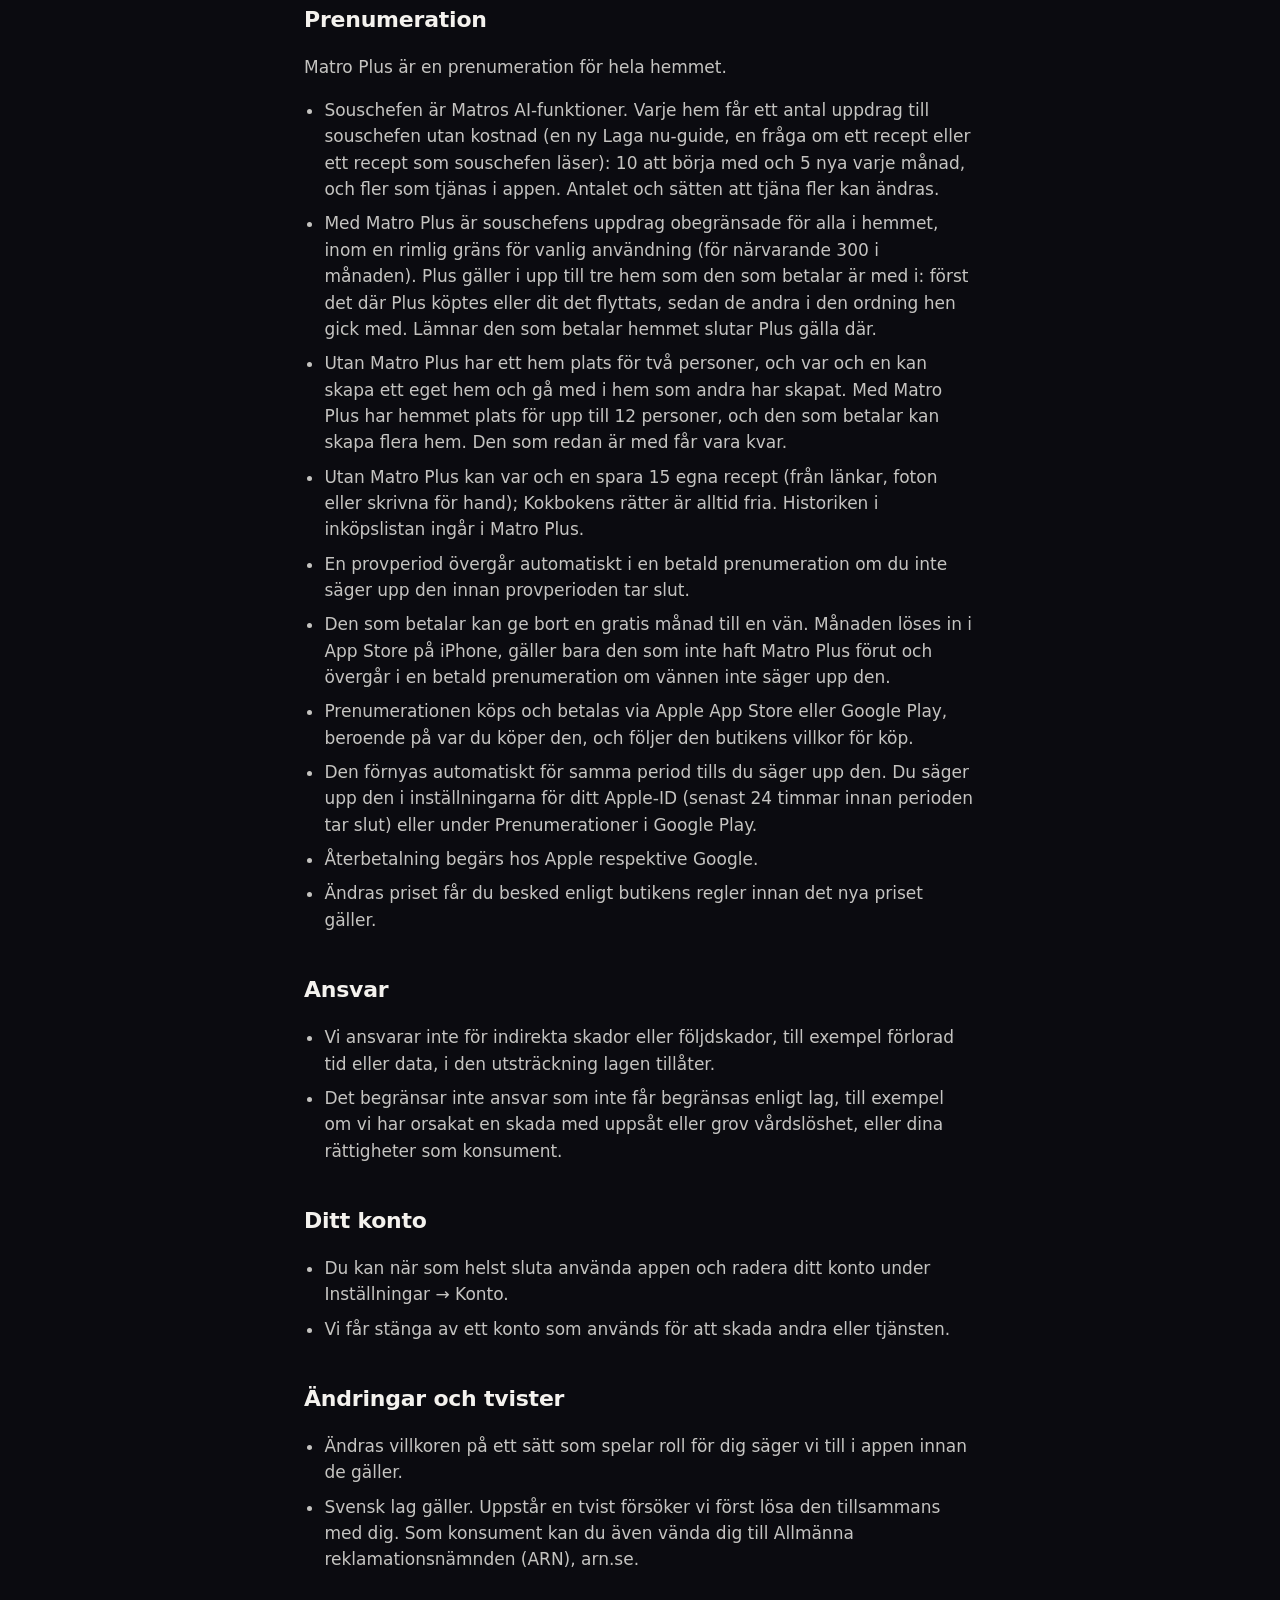
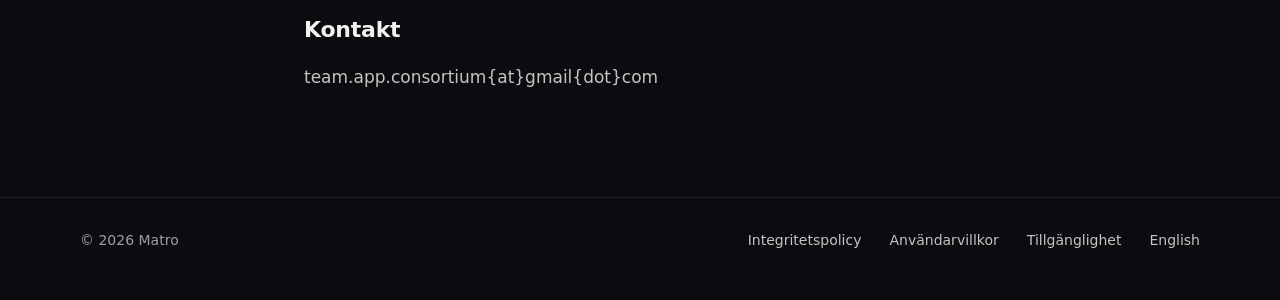
<file: anvandarvillkor.html>
<!doctype html>
<html lang="sv">
<head>
<meta charset="utf-8">
<meta name="viewport" content="width=device-width, initial-scale=1, viewport-fit=cover">
<title>Användarvillkor – Matro</title>
<meta name="theme-color" content="#0B0B10">
<link rel="stylesheet" href="style.css">
<link rel="alternate" hreflang="en" href="en/terms">
</head>
<body data-tone="warm">
<a class="skip" href="#innehall">Hoppa till innehållet</a>
<div class="ambient" aria-hidden="true"><span></span><span></span></div>
<header class="nav">
  <a class="brand" href="./"><span class="brand-mark" aria-hidden="true"><svg width="18" height="18" viewBox="0 0 24 24" fill="none" stroke="currentColor" stroke-width="2.2" stroke-linejoin="round"><path d="M3 10.5 12 3l9 7.5V20a1 1 0 0 1-1 1h-5v-6H9v6H4a1 1 0 0 1-1-1z"/></svg></span>Matro</a>
  <nav class="links" aria-label="Meny"><a href="integritetspolicy">Integritetspolicy</a><a href="anvandarvillkor">Användarvillkor</a><a href="tillganglighet">Tillgänglighet</a></nav>
  <a class="pill ghost" href="./">Till startsidan</a>
</header>
<main class="legal" id="innehall">
<h1>Användarvillkor</h1>
<p class="date">Gäller från 27 oktober 2026.</p>
<p>Genom att använda Matro godkänner du de här villkoren. "Vi" är de som driver Matro. Hur vi hanterar personuppgifter står i integritetspolicyn.</p>
<h2 id="tjansten">Tjänsten</h2>
<ul>
<li>Vi gör vårt bästa för att Matro ska fungera och vara tillgänglig, men kan inte lova att appen alltid fungerar utan avbrott eller fel.</li>
<li>Funktioner kan ändras, läggas till eller tas bort.</li>
<li>Läggs tjänsten ned säger vi till i god tid, så att du hinner ladda ner dina uppgifter.</li>
</ul>
<h2 id="mat-och-forslag">Mat och förslag</h2>
<ul>
<li>Det du undviker (till exempel gluten eller nötter) används för att hoppa över rätter i förslag och Veckans val <strong>så gott det går</strong>. Det är en hjälp när du väljer recept, ingen garanti.</li>
<li>Recept, ingredienslistor, tolkade recept (även de som läses av med AI), förenklade instruktioner och förslag kan vara fel eller ofullständiga. Ingredienser kan saknas eller heta något annat, och färdiga produkter kan innehålla sådant som inte står i receptet.</li>
<li><strong>Är det något du eller någon du lagar mat åt måste undvika, kontrollera alltid själva ingredienserna och förpackningarna.</strong> Appen ersätter inte det.</li>
<li><strong>Vi ansvarar inte om något som står i din lista Undvik ändå finns i ett recept eller en maträtt</strong>, eller om spår av det finns i ingredienserna. Det gäller alla recept i appen, både Kokbokens, de du eller andra lagt in och de som tolkats eller skrivits med AI.</li>
<li>Näringsvärden är uppskattningar per portion, räknade från receptets ingredienser. De kan skilja sig från verkligheten beroende på portionsstorlek, råvaror och tillagning, och är inte medicinska råd. Värdena kommer från Livsmedelsverkets livsmedelsdatabas (licens CC BY 4.0) och, för några varor som saknas där, från andra länders livsmedelstabeller (bland annat USDA FoodData Central) och förpackningarnas näringsvärden.</li>
</ul>
<h2 id="utgifter">Utgifter</h2>
<p>Uträkningar av vem som är skyldig vad är en hjälp, inte bokföring. Ni ansvarar själva för det ni betalar och gör upp med varandra.</p>
<h2 id="ditt-innehall">Ditt innehåll</h2>
<ul>
<li>Du ger oss rätt att lagra och visa det du lägger in, till exempel recept, bilder och texter, för dig och dem i dina hem, så länge det behövs för att driva appen.</li>
<li>Vi får ta bort innehåll som strider mot lag eller mot de här villkoren.</li>
</ul>
<h2 id="prenumeration">Prenumeration</h2>
<p>Matro Plus är en prenumeration för hela hemmet.</p>
<ul>
<li>Souschefen är Matros AI-funktioner. Varje hem får ett antal uppdrag till souschefen utan kostnad (en ny Laga nu-guide, en fråga om ett recept eller ett recept som souschefen läser): 10 att börja med och 5 nya varje månad, och fler som tjänas i appen. Antalet och sätten att tjäna fler kan ändras.</li>
<li>Med Matro Plus är souschefens uppdrag obegränsade för alla i hemmet, inom en rimlig gräns för vanlig användning (för närvarande 300 i månaden). Plus gäller i upp till tre hem som den som betalar är med i: först det där Plus köptes eller dit det flyttats, sedan de andra i den ordning hen gick med. Lämnar den som betalar hemmet slutar Plus gälla där.</li>
<li>Utan Matro Plus har ett hem plats för två personer, och var och en kan skapa ett eget hem och gå med i hem som andra har skapat. Med Matro Plus har hemmet plats för upp till 12 personer, och den som betalar kan skapa flera hem. Den som redan är med får vara kvar.</li>
<li>Utan Matro Plus kan var och en spara 15 egna recept (från länkar, foton eller skrivna för hand); Kokbokens rätter är alltid fria. Historiken i inköpslistan ingår i Matro Plus.</li>
<li>En provperiod övergår automatiskt i en betald prenumeration om du inte säger upp den innan provperioden tar slut.</li>
<li>Den som betalar kan ge bort en gratis månad till en vän. Månaden löses in i App Store på iPhone, gäller bara den som inte haft Matro Plus förut och övergår i en betald prenumeration om vännen inte säger upp den.</li>
<li>Prenumerationen köps och betalas via Apple App Store eller Google Play, beroende på var du köper den, och följer den butikens villkor för köp.</li>
<li>Den förnyas automatiskt för samma period tills du säger upp den. Du säger upp den i inställningarna för ditt Apple-ID (senast 24 timmar innan perioden tar slut) eller under Prenumerationer i Google Play.</li>
<li>Återbetalning begärs hos Apple respektive Google.</li>
<li>Ändras priset får du besked enligt butikens regler innan det nya priset gäller.</li>
</ul>
<h2 id="ansvar">Ansvar</h2>
<ul>
<li>Vi ansvarar inte för indirekta skador eller följdskador, till exempel förlorad tid eller data, i den utsträckning lagen tillåter.</li>
<li>Det begränsar inte ansvar som inte får begränsas enligt lag, till exempel om vi har orsakat en skada med uppsåt eller grov vårdslöshet, eller dina rättigheter som konsument.</li>
</ul>
<h2 id="ditt-konto">Ditt konto</h2>
<ul>
<li>Du kan när som helst sluta använda appen och radera ditt konto under Inställningar → Konto.</li>
<li>Vi får stänga av ett konto som används för att skada andra eller tjänsten.</li>
</ul>
<h2 id="andringar-och-tvister">Ändringar och tvister</h2>
<ul>
<li>Ändras villkoren på ett sätt som spelar roll för dig säger vi till i appen innan de gäller.</li>
<li>Svensk lag gäller. Uppstår en tvist försöker vi först lösa den tillsammans med dig. Som konsument kan du även vända dig till Allmänna reklamationsnämnden (ARN), arn.se.</li>
</ul>
<h2 id="kontakt">Kontakt</h2>
<p>team.app.consortium{at}gmail{dot}com</p>
</main>
<footer><div class="inner"><span>© 2026 Matro</span><span class="spacer"></span><a href="integritetspolicy">Integritetspolicy</a><a href="anvandarvillkor">Användarvillkor</a><a href="tillganglighet">Tillgänglighet</a><a href="en/terms" hreflang="en" lang="en">English</a></div></footer>
</body>
</html>
</file>
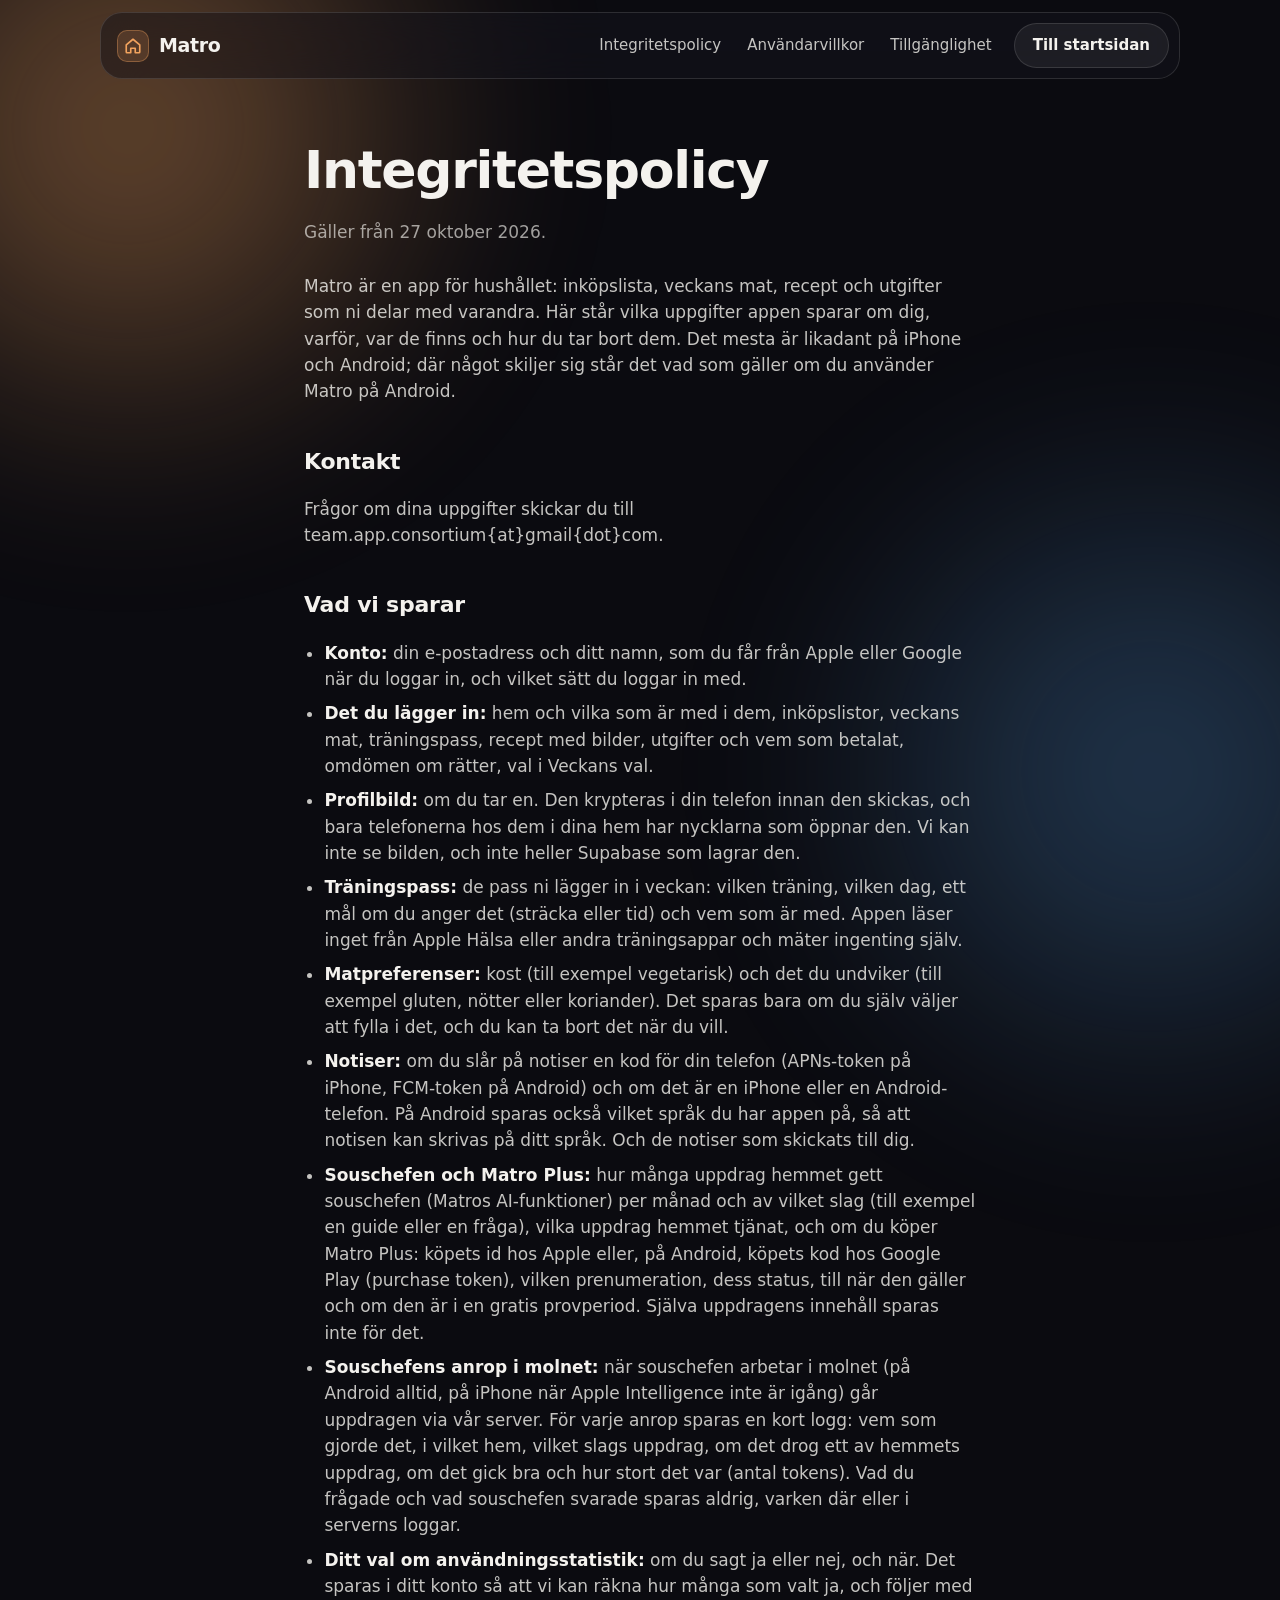
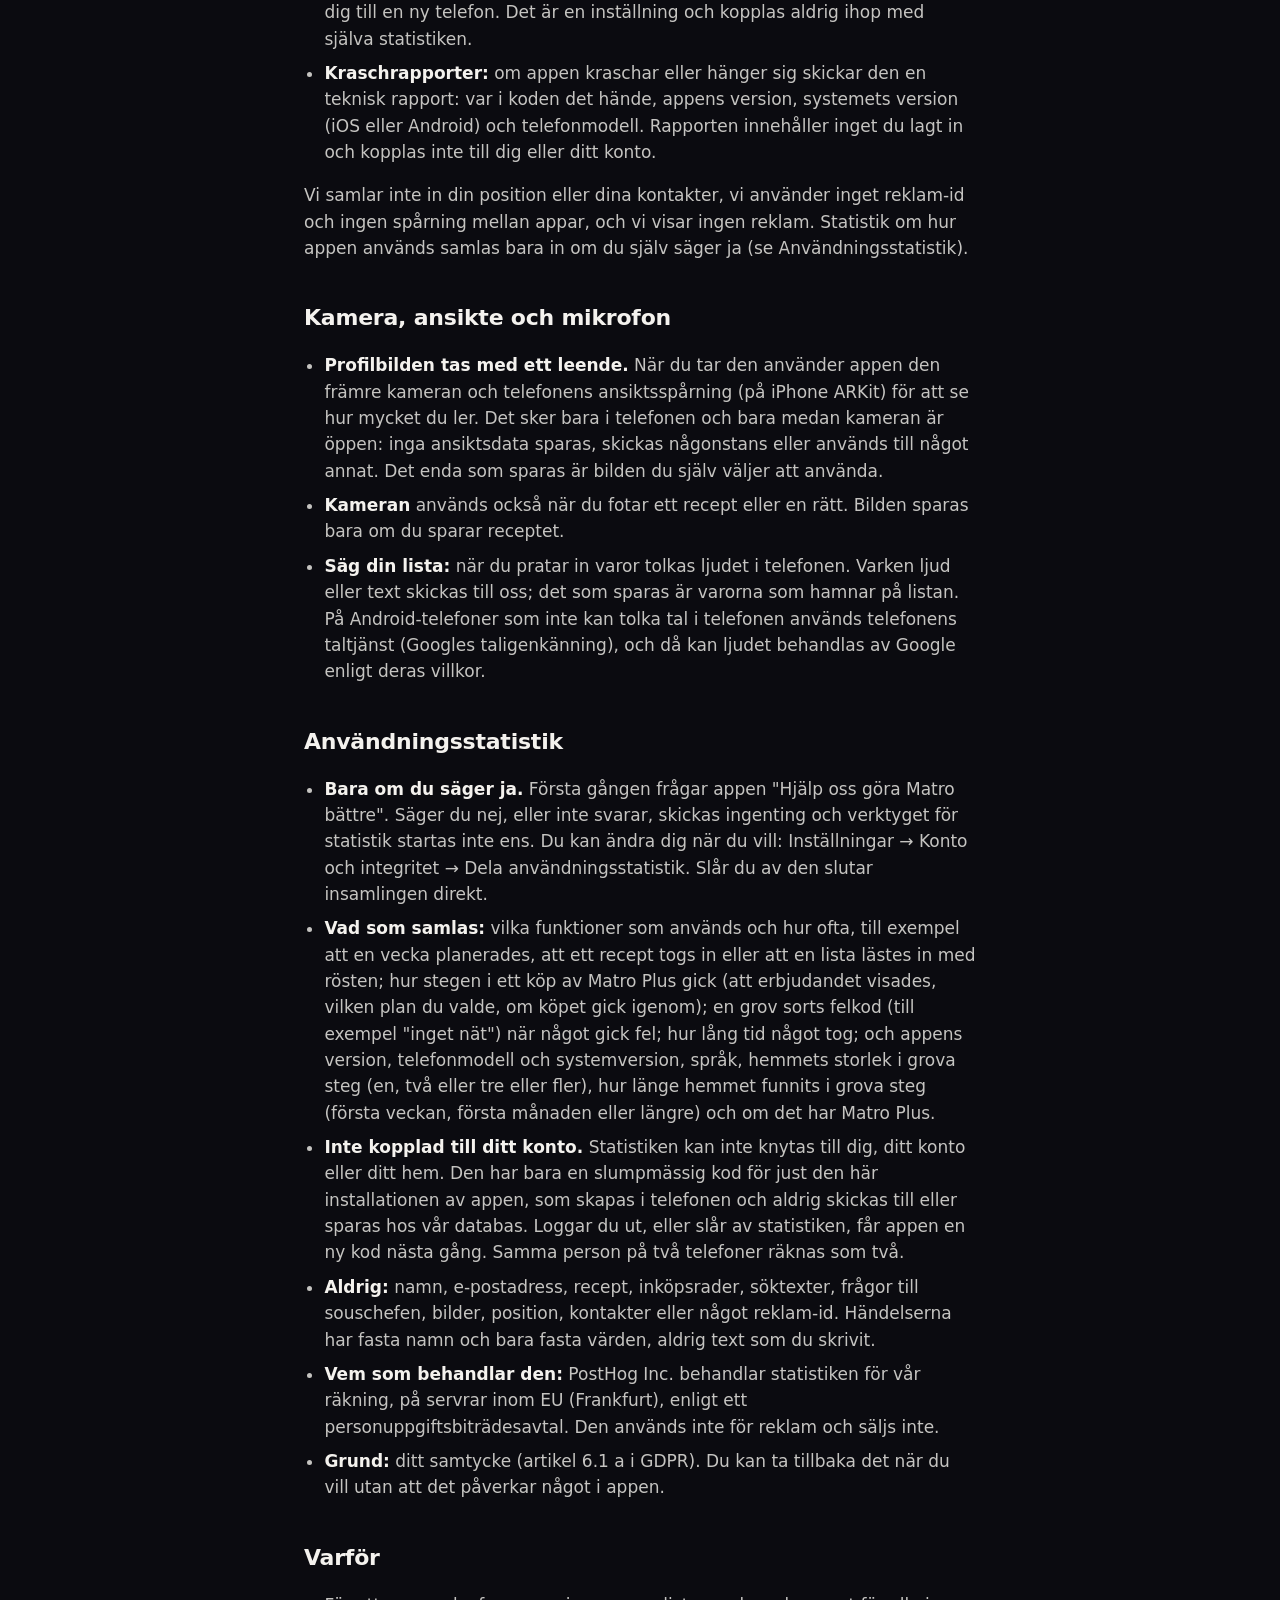
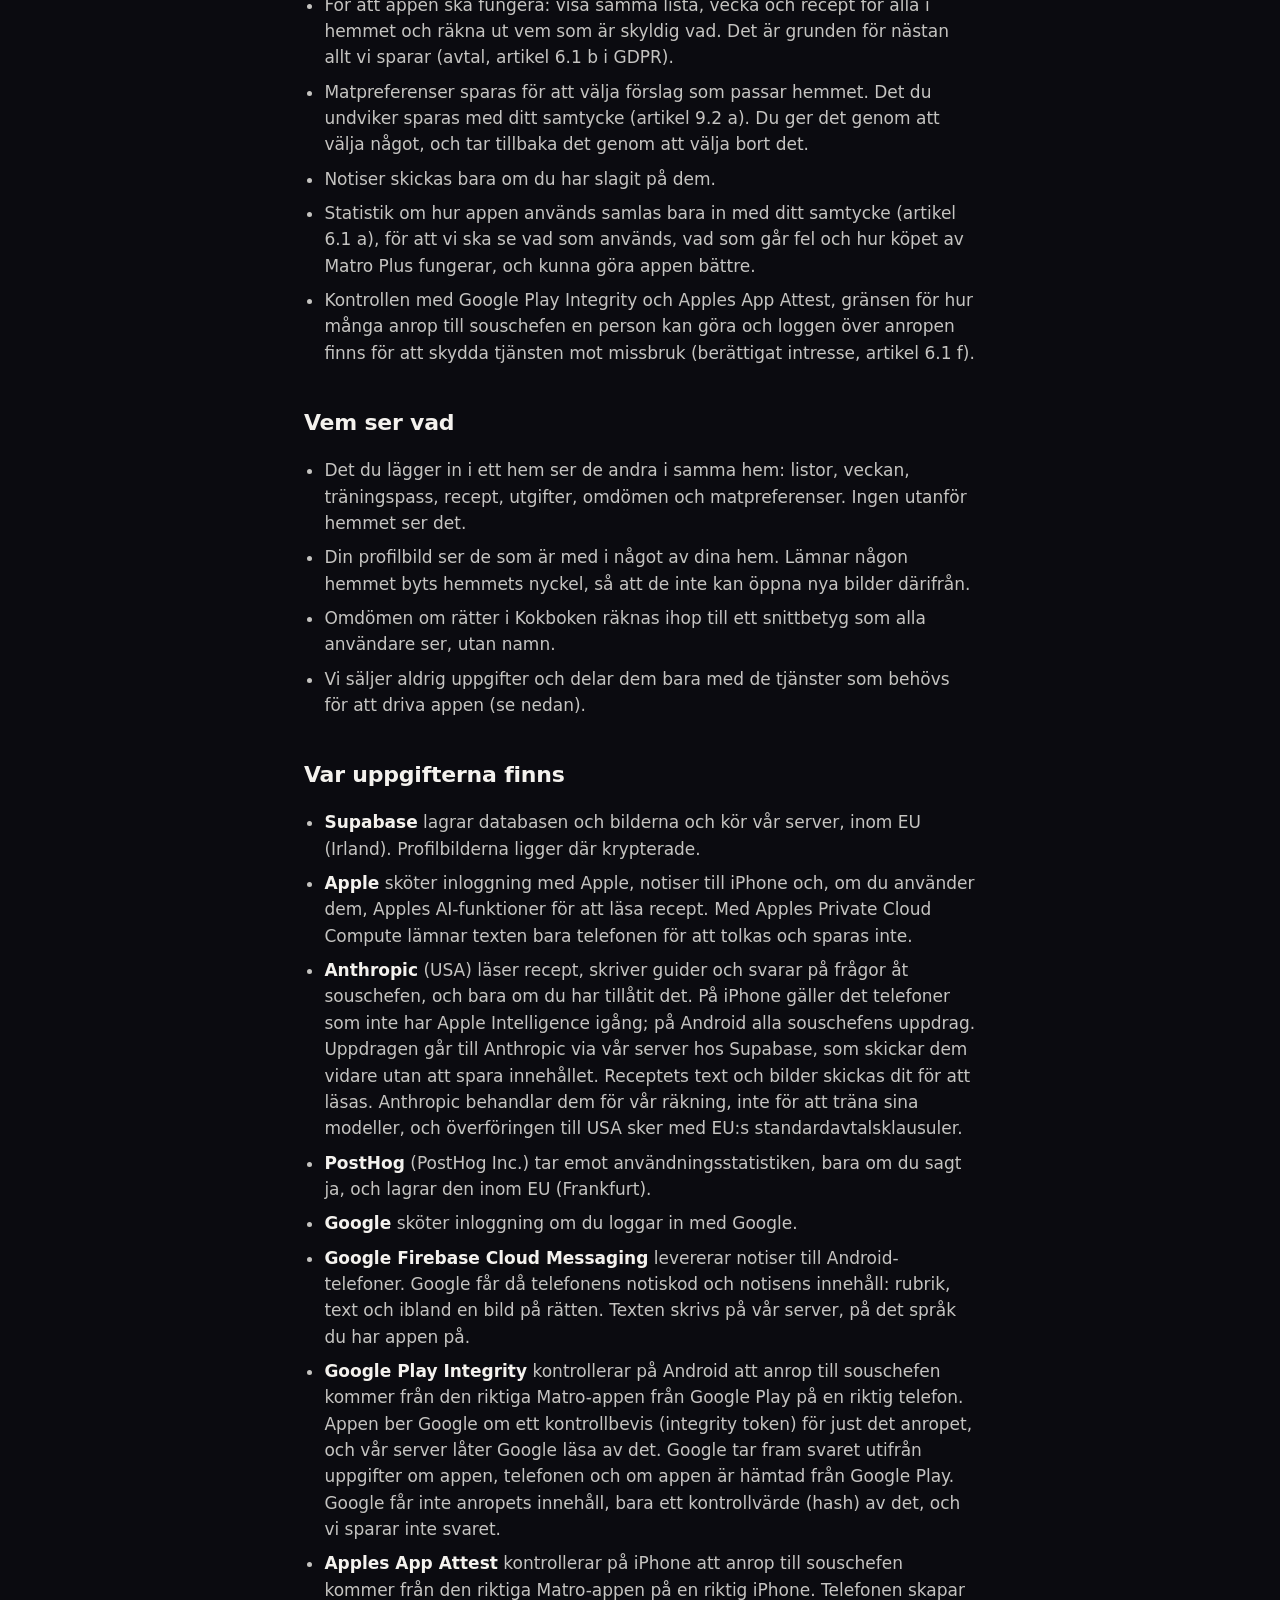
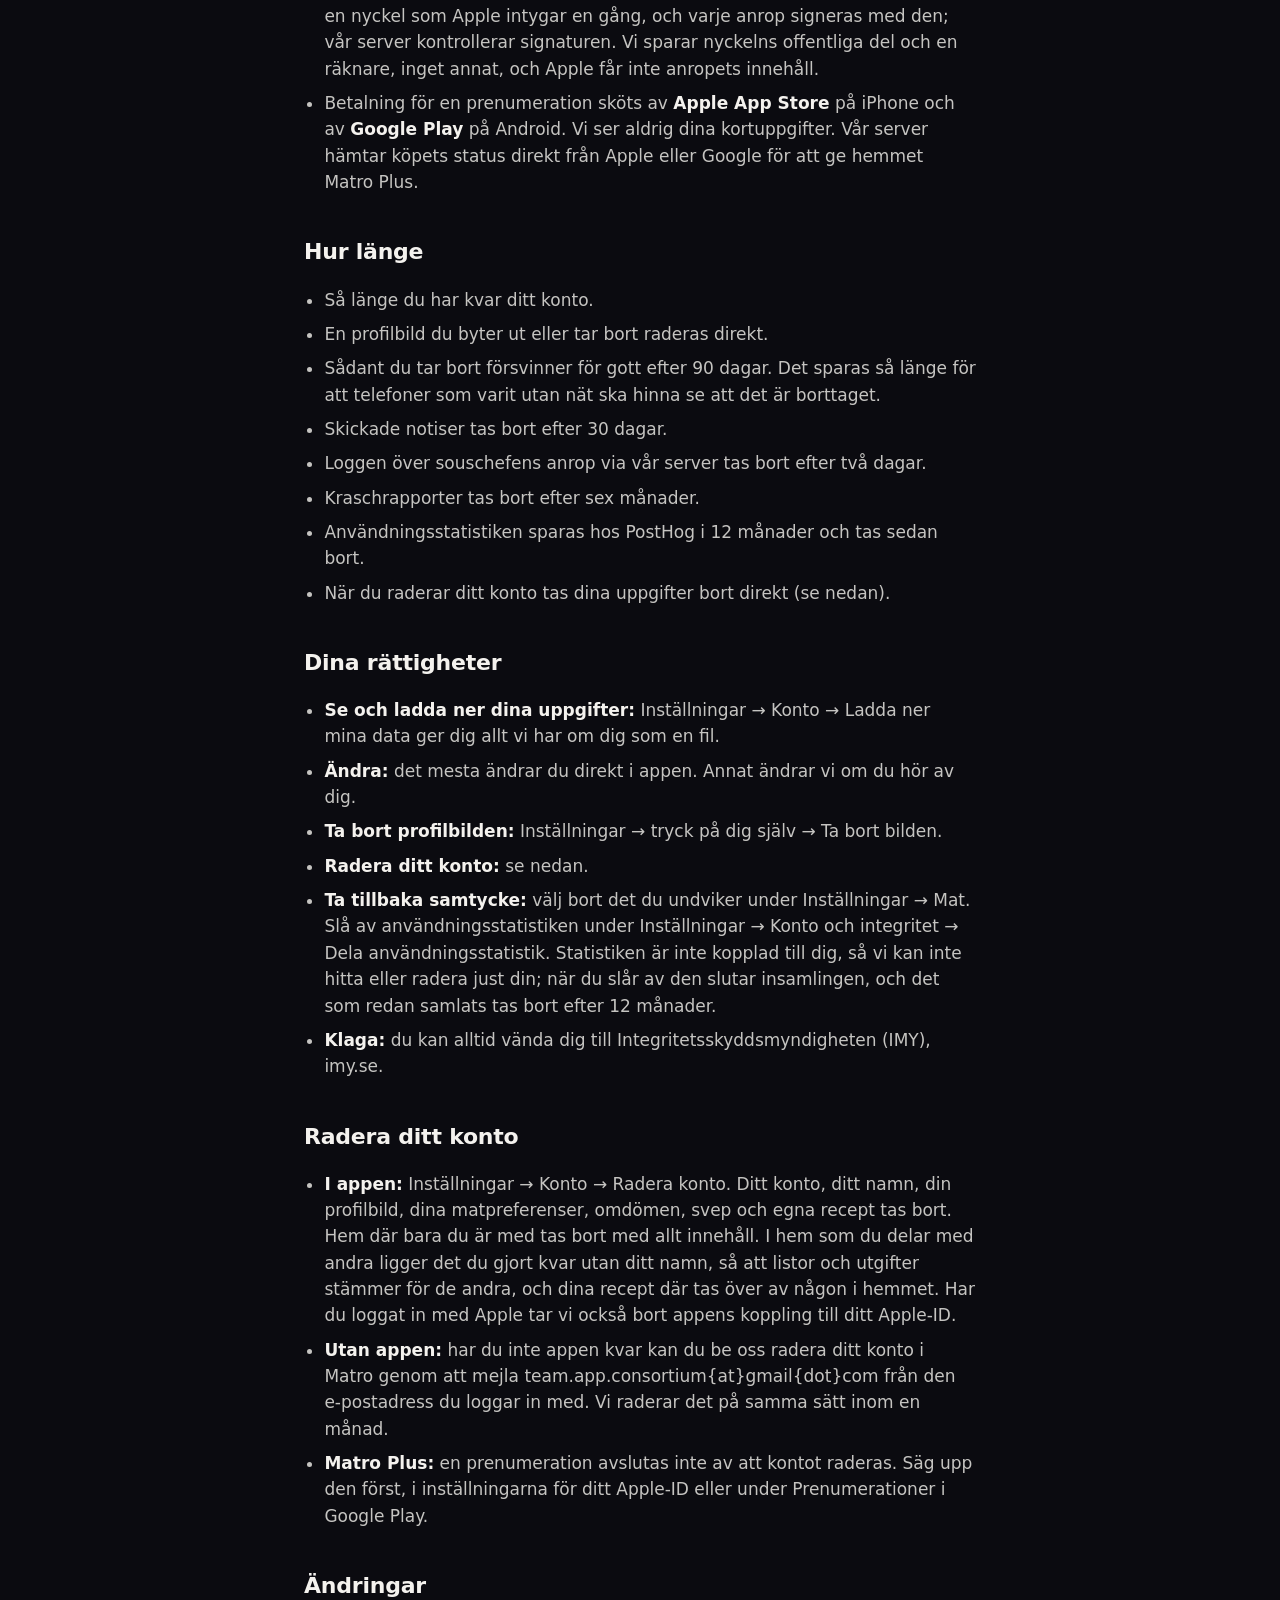
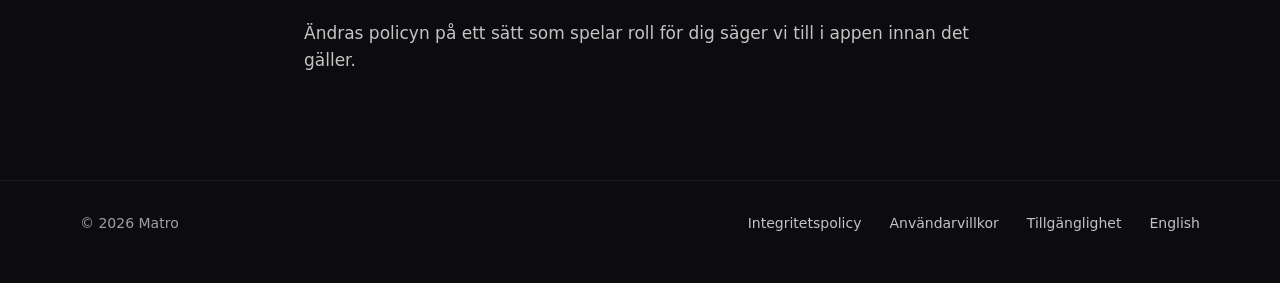
<file: integritetspolicy.html>
<!doctype html>
<html lang="sv">
<head>
<meta charset="utf-8">
<meta name="viewport" content="width=device-width, initial-scale=1, viewport-fit=cover">
<title>Integritetspolicy – Matro</title>
<meta name="theme-color" content="#0B0B10">
<link rel="stylesheet" href="style.css">
<link rel="alternate" hreflang="en" href="en/privacy">
</head>
<body data-tone="warm">
<a class="skip" href="#innehall">Hoppa till innehållet</a>
<div class="ambient" aria-hidden="true"><span></span><span></span></div>
<header class="nav">
  <a class="brand" href="./"><span class="brand-mark" aria-hidden="true"><svg width="18" height="18" viewBox="0 0 24 24" fill="none" stroke="currentColor" stroke-width="2.2" stroke-linejoin="round"><path d="M3 10.5 12 3l9 7.5V20a1 1 0 0 1-1 1h-5v-6H9v6H4a1 1 0 0 1-1-1z"/></svg></span>Matro</a>
  <nav class="links" aria-label="Meny"><a href="integritetspolicy">Integritetspolicy</a><a href="anvandarvillkor">Användarvillkor</a><a href="tillganglighet">Tillgänglighet</a></nav>
  <a class="pill ghost" href="./">Till startsidan</a>
</header>
<main class="legal" id="innehall">
<h1>Integritetspolicy</h1>
<p class="date">Gäller från 27 oktober 2026.</p>
<p>Matro är en app för hushållet: inköpslista, veckans mat, recept och utgifter som ni delar med varandra. Här står vilka uppgifter appen sparar om dig, varför, var de finns och hur du tar bort dem. Det mesta är likadant på iPhone och Android; där något skiljer sig står det vad som gäller om du använder Matro på Android.</p>
<h2 id="kontakt">Kontakt</h2>
<p>Frågor om dina uppgifter skickar du till team.app.consortium{at}gmail{dot}com.</p>
<h2 id="vad-vi-sparar">Vad vi sparar</h2>
<ul>
<li><strong>Konto:</strong> din e-postadress och ditt namn, som du får från Apple eller Google när du loggar in, och vilket sätt du loggar in med.</li>
<li><strong>Det du lägger in:</strong> hem och vilka som är med i dem, inköpslistor, veckans mat, träningspass, recept med bilder, utgifter och vem som betalat, omdömen om rätter, val i Veckans val.</li>
<li><strong>Profilbild:</strong> om du tar en. Den krypteras i din telefon innan den skickas, och bara telefonerna hos dem i dina hem har nycklarna som öppnar den. Vi kan inte se bilden, och inte heller Supabase som lagrar den.</li>
<li><strong>Träningspass:</strong> de pass ni lägger in i veckan: vilken träning, vilken dag, ett mål om du anger det (sträcka eller tid) och vem som är med. Appen läser inget från Apple Hälsa eller andra träningsappar och mäter ingenting själv.</li>
<li><strong>Matpreferenser:</strong> kost (till exempel vegetarisk) och det du undviker (till exempel gluten, nötter eller koriander). Det sparas bara om du själv väljer att fylla i det, och du kan ta bort det när du vill.</li>
<li><strong>Notiser:</strong> om du slår på notiser en kod för din telefon (APNs-token på iPhone, FCM-token på Android) och om det är en iPhone eller en Android-telefon. På Android sparas också vilket språk du har appen på, så att notisen kan skrivas på ditt språk. Och de notiser som skickats till dig.</li>
<li><strong>Souschefen och Matro Plus:</strong> hur många uppdrag hemmet gett souschefen (Matros AI-funktioner) per månad och av vilket slag (till exempel en guide eller en fråga), vilka uppdrag hemmet tjänat, och om du köper Matro Plus: köpets id hos Apple eller, på Android, köpets kod hos Google Play (purchase token), vilken prenumeration, dess status, till när den gäller och om den är i en gratis provperiod. Själva uppdragens innehåll sparas inte för det.</li>
<li><strong>Souschefens anrop i molnet:</strong> när souschefen arbetar i molnet (på Android alltid, på iPhone när Apple Intelligence inte är igång) går uppdragen via vår server. För varje anrop sparas en kort logg: vem som gjorde det, i vilket hem, vilket slags uppdrag, om det drog ett av hemmets uppdrag, om det gick bra och hur stort det var (antal tokens). Vad du frågade och vad souschefen svarade sparas aldrig, varken där eller i serverns loggar.</li>
<li><strong>Ditt val om användningsstatistik:</strong> om du sagt ja eller nej, och när. Det sparas i ditt konto så att vi kan räkna hur många som valt ja, och följer med dig till en ny telefon. Det är en inställning och kopplas aldrig ihop med själva statistiken.</li>
<li><strong>Kraschrapporter:</strong> om appen kraschar eller hänger sig skickar den en teknisk rapport: var i koden det hände, appens version, systemets version (iOS eller Android) och telefonmodell. Rapporten innehåller inget du lagt in och kopplas inte till dig eller ditt konto.</li>
</ul>
<p>Vi samlar inte in din position eller dina kontakter, vi använder inget reklam-id och ingen spårning mellan appar, och vi visar ingen reklam. Statistik om hur appen används samlas bara in om du själv säger ja (se Användningsstatistik).</p>
<h2 id="kamera-ansikte-och-mikrofon">Kamera, ansikte och mikrofon</h2>
<ul>
<li><strong>Profilbilden tas med ett leende.</strong> När du tar den använder appen den främre kameran och telefonens ansiktsspårning (på iPhone ARKit) för att se hur mycket du ler. Det sker bara i telefonen och bara medan kameran är öppen: inga ansiktsdata sparas, skickas någonstans eller används till något annat. Det enda som sparas är bilden du själv väljer att använda.</li>
<li><strong>Kameran</strong> används också när du fotar ett recept eller en rätt. Bilden sparas bara om du sparar receptet.</li>
<li><strong>Säg din lista:</strong> när du pratar in varor tolkas ljudet i telefonen. Varken ljud eller text skickas till oss; det som sparas är varorna som hamnar på listan. På Android-telefoner som inte kan tolka tal i telefonen används telefonens taltjänst (Googles taligenkänning), och då kan ljudet behandlas av Google enligt deras villkor.</li>
</ul>
<h2 id="anvandningsstatistik">Användningsstatistik</h2>
<ul>
<li><strong>Bara om du säger ja.</strong> Första gången frågar appen "Hjälp oss göra Matro bättre". Säger du nej, eller inte svarar, skickas ingenting och verktyget för statistik startas inte ens. Du kan ändra dig när du vill: Inställningar → Konto och integritet → Dela användningsstatistik. Slår du av den slutar insamlingen direkt.</li>
<li><strong>Vad som samlas:</strong> vilka funktioner som används och hur ofta, till exempel att en vecka planerades, att ett recept togs in eller att en lista lästes in med rösten; hur stegen i ett köp av Matro Plus gick (att erbjudandet visades, vilken plan du valde, om köpet gick igenom); en grov sorts felkod (till exempel "inget nät") när något gick fel; hur lång tid något tog; och appens version, telefonmodell och systemversion, språk, hemmets storlek i grova steg (en, två eller tre eller fler), hur länge hemmet funnits i grova steg (första veckan, första månaden eller längre) och om det har Matro Plus.</li>
<li><strong>Inte kopplad till ditt konto.</strong> Statistiken kan inte knytas till dig, ditt konto eller ditt hem. Den har bara en slumpmässig kod för just den här installationen av appen, som skapas i telefonen och aldrig skickas till eller sparas hos vår databas. Loggar du ut, eller slår av statistiken, får appen en ny kod nästa gång. Samma person på två telefoner räknas som två.</li>
<li><strong>Aldrig:</strong> namn, e-postadress, recept, inköpsrader, söktexter, frågor till souschefen, bilder, position, kontakter eller något reklam-id. Händelserna har fasta namn och bara fasta värden, aldrig text som du skrivit.</li>
<li><strong>Vem som behandlar den:</strong> PostHog Inc. behandlar statistiken för vår räkning, på servrar inom EU (Frankfurt), enligt ett personuppgiftsbiträdesavtal. Den används inte för reklam och säljs inte.</li>
<li><strong>Grund:</strong> ditt samtycke (artikel 6.1 a i GDPR). Du kan ta tillbaka det när du vill utan att det påverkar något i appen.</li>
</ul>
<h2 id="varfor">Varför</h2>
<ul>
<li>För att appen ska fungera: visa samma lista, vecka och recept för alla i hemmet och räkna ut vem som är skyldig vad. Det är grunden för nästan allt vi sparar (avtal, artikel 6.1 b i GDPR).</li>
<li>Matpreferenser sparas för att välja förslag som passar hemmet. Det du undviker sparas med ditt samtycke (artikel 9.2 a). Du ger det genom att välja något, och tar tillbaka det genom att välja bort det.</li>
<li>Notiser skickas bara om du har slagit på dem.</li>
<li>Statistik om hur appen används samlas bara in med ditt samtycke (artikel 6.1 a), för att vi ska se vad som används, vad som går fel och hur köpet av Matro Plus fungerar, och kunna göra appen bättre.</li>
<li>Kontrollen med Google Play Integrity och Apples App Attest, gränsen för hur många anrop till souschefen en person kan göra och loggen över anropen finns för att skydda tjänsten mot missbruk (berättigat intresse, artikel 6.1 f).</li>
</ul>
<h2 id="vem-ser-vad">Vem ser vad</h2>
<ul>
<li>Det du lägger in i ett hem ser de andra i samma hem: listor, veckan, träningspass, recept, utgifter, omdömen och matpreferenser. Ingen utanför hemmet ser det.</li>
<li>Din profilbild ser de som är med i något av dina hem. Lämnar någon hemmet byts hemmets nyckel, så att de inte kan öppna nya bilder därifrån.</li>
<li>Omdömen om rätter i Kokboken räknas ihop till ett snittbetyg som alla användare ser, utan namn.</li>
<li>Vi säljer aldrig uppgifter och delar dem bara med de tjänster som behövs för att driva appen (se nedan).</li>
</ul>
<h2 id="var-uppgifterna-finns">Var uppgifterna finns</h2>
<ul>
<li><strong>Supabase</strong> lagrar databasen och bilderna och kör vår server, inom EU (Irland). Profilbilderna ligger där krypterade.</li>
<li><strong>Apple</strong> sköter inloggning med Apple, notiser till iPhone och, om du använder dem, Apples AI-funktioner för att läsa recept. Med Apples Private Cloud Compute lämnar texten bara telefonen för att tolkas och sparas inte.</li>
<li><strong>Anthropic</strong> (USA) läser recept, skriver guider och svarar på frågor åt souschefen, och bara om du har tillåtit det. På iPhone gäller det telefoner som inte har Apple Intelligence igång; på Android alla souschefens uppdrag. Uppdragen går till Anthropic via vår server hos Supabase, som skickar dem vidare utan att spara innehållet. Receptets text och bilder skickas dit för att läsas. Anthropic behandlar dem för vår räkning, inte för att träna sina modeller, och överföringen till USA sker med EU:s standardavtalsklausuler.</li>
<li><strong>PostHog</strong> (PostHog Inc.) tar emot användningsstatistiken, bara om du sagt ja, och lagrar den inom EU (Frankfurt).</li>
<li><strong>Google</strong> sköter inloggning om du loggar in med Google.</li>
<li><strong>Google Firebase Cloud Messaging</strong> levererar notiser till Android-telefoner. Google får då telefonens notiskod och notisens innehåll: rubrik, text och ibland en bild på rätten. Texten skrivs på vår server, på det språk du har appen på.</li>
<li><strong>Google Play Integrity</strong> kontrollerar på Android att anrop till souschefen kommer från den riktiga Matro-appen från Google Play på en riktig telefon. Appen ber Google om ett kontrollbevis (integrity token) för just det anropet, och vår server låter Google läsa av det. Google tar fram svaret utifrån uppgifter om appen, telefonen och om appen är hämtad från Google Play. Google får inte anropets innehåll, bara ett kontrollvärde (hash) av det, och vi sparar inte svaret.</li>
<li><strong>Apples App Attest</strong> kontrollerar på iPhone att anrop till souschefen kommer från den riktiga Matro-appen på en riktig iPhone. Telefonen skapar en nyckel som Apple intygar en gång, och varje anrop signeras med den; vår server kontrollerar signaturen. Vi sparar nyckelns offentliga del och en räknare, inget annat, och Apple får inte anropets innehåll.</li>
<li>Betalning för en prenumeration sköts av <strong>Apple App Store</strong> på iPhone och av <strong>Google Play</strong> på Android. Vi ser aldrig dina kortuppgifter. Vår server hämtar köpets status direkt från Apple eller Google för att ge hemmet Matro Plus.</li>
</ul>
<h2 id="hur-lange">Hur länge</h2>
<ul>
<li>Så länge du har kvar ditt konto.</li>
<li>En profilbild du byter ut eller tar bort raderas direkt.</li>
<li>Sådant du tar bort försvinner för gott efter 90 dagar. Det sparas så länge för att telefoner som varit utan nät ska hinna se att det är borttaget.</li>
<li>Skickade notiser tas bort efter 30 dagar.</li>
<li>Loggen över souschefens anrop via vår server tas bort efter två dagar.</li>
<li>Kraschrapporter tas bort efter sex månader.</li>
<li>Användningsstatistiken sparas hos PostHog i 12 månader och tas sedan bort.</li>
<li>När du raderar ditt konto tas dina uppgifter bort direkt (se nedan).</li>
</ul>
<h2 id="dina-rattigheter">Dina rättigheter</h2>
<ul>
<li><strong>Se och ladda ner dina uppgifter:</strong> Inställningar → Konto → Ladda ner mina data ger dig allt vi har om dig som en fil.</li>
<li><strong>Ändra:</strong> det mesta ändrar du direkt i appen. Annat ändrar vi om du hör av dig.</li>
<li><strong>Ta bort profilbilden:</strong> Inställningar → tryck på dig själv → Ta bort bilden.</li>
<li><strong>Radera ditt konto:</strong> se nedan.</li>
<li><strong>Ta tillbaka samtycke:</strong> välj bort det du undviker under Inställningar → Mat. Slå av användningsstatistiken under Inställningar → Konto och integritet → Dela användningsstatistik. Statistiken är inte kopplad till dig, så vi kan inte hitta eller radera just din; när du slår av den slutar insamlingen, och det som redan samlats tas bort efter 12 månader.</li>
<li><strong>Klaga:</strong> du kan alltid vända dig till Integritetsskyddsmyndigheten (IMY), imy.se.</li>
</ul>
<h2 id="radera-ditt-konto">Radera ditt konto</h2>
<ul>
<li><strong>I appen:</strong> Inställningar → Konto → Radera konto. Ditt konto, ditt namn, din profilbild, dina matpreferenser, omdömen, svep och egna recept tas bort. Hem där bara du är med tas bort med allt innehåll. I hem som du delar med andra ligger det du gjort kvar utan ditt namn, så att listor och utgifter stämmer för de andra, och dina recept där tas över av någon i hemmet. Har du loggat in med Apple tar vi också bort appens koppling till ditt Apple-ID.</li>
<li><strong>Utan appen:</strong> har du inte appen kvar kan du be oss radera ditt konto i Matro genom att mejla team.app.consortium{at}gmail{dot}com från den e-postadress du loggar in med. Vi raderar det på samma sätt inom en månad.</li>
<li><strong>Matro Plus:</strong> en prenumeration avslutas inte av att kontot raderas. Säg upp den först, i inställningarna för ditt Apple-ID eller under Prenumerationer i Google Play.</li>
</ul>
<h2 id="andringar">Ändringar</h2>
<p>Ändras policyn på ett sätt som spelar roll för dig säger vi till i appen innan det gäller.</p>
</main>
<footer><div class="inner"><span>© 2026 Matro</span><span class="spacer"></span><a href="integritetspolicy">Integritetspolicy</a><a href="anvandarvillkor">Användarvillkor</a><a href="tillganglighet">Tillgänglighet</a><a href="en/privacy" hreflang="en" lang="en">English</a></div></footer>
</body>
</html>
</file>
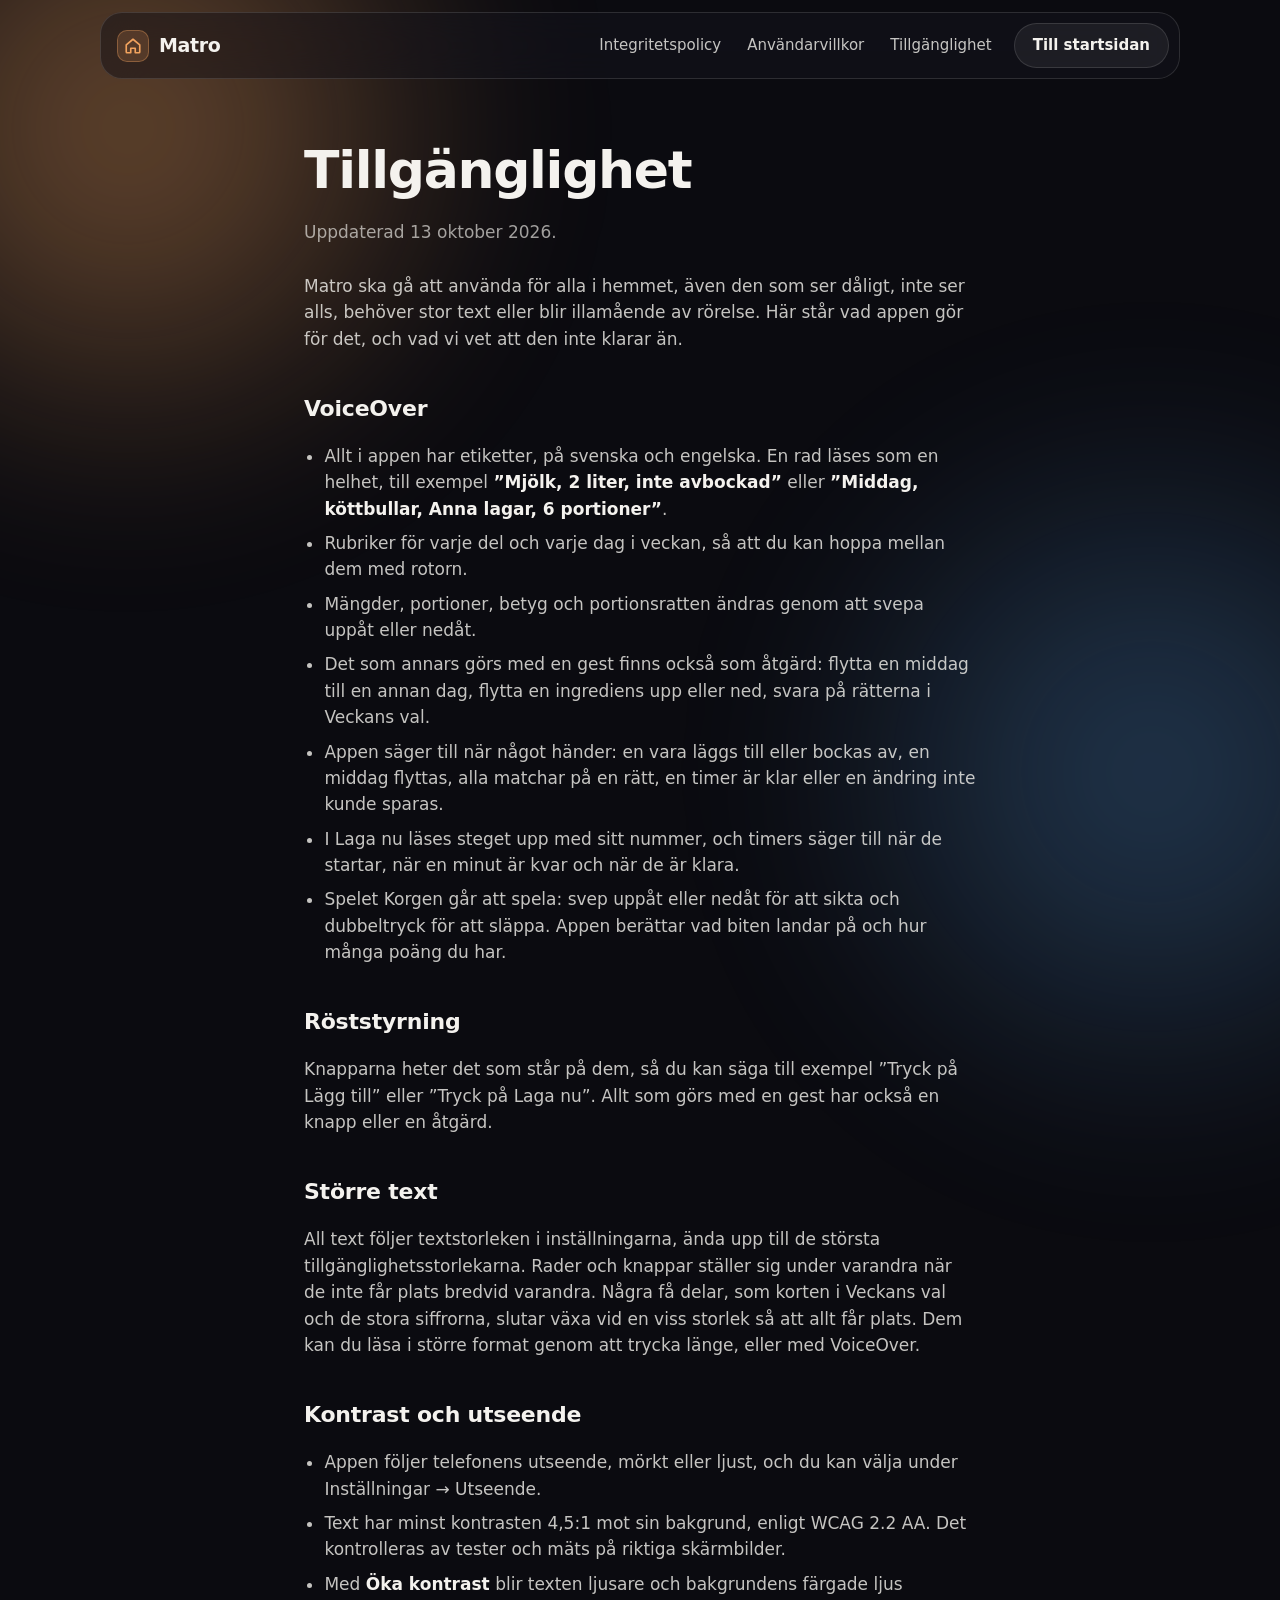
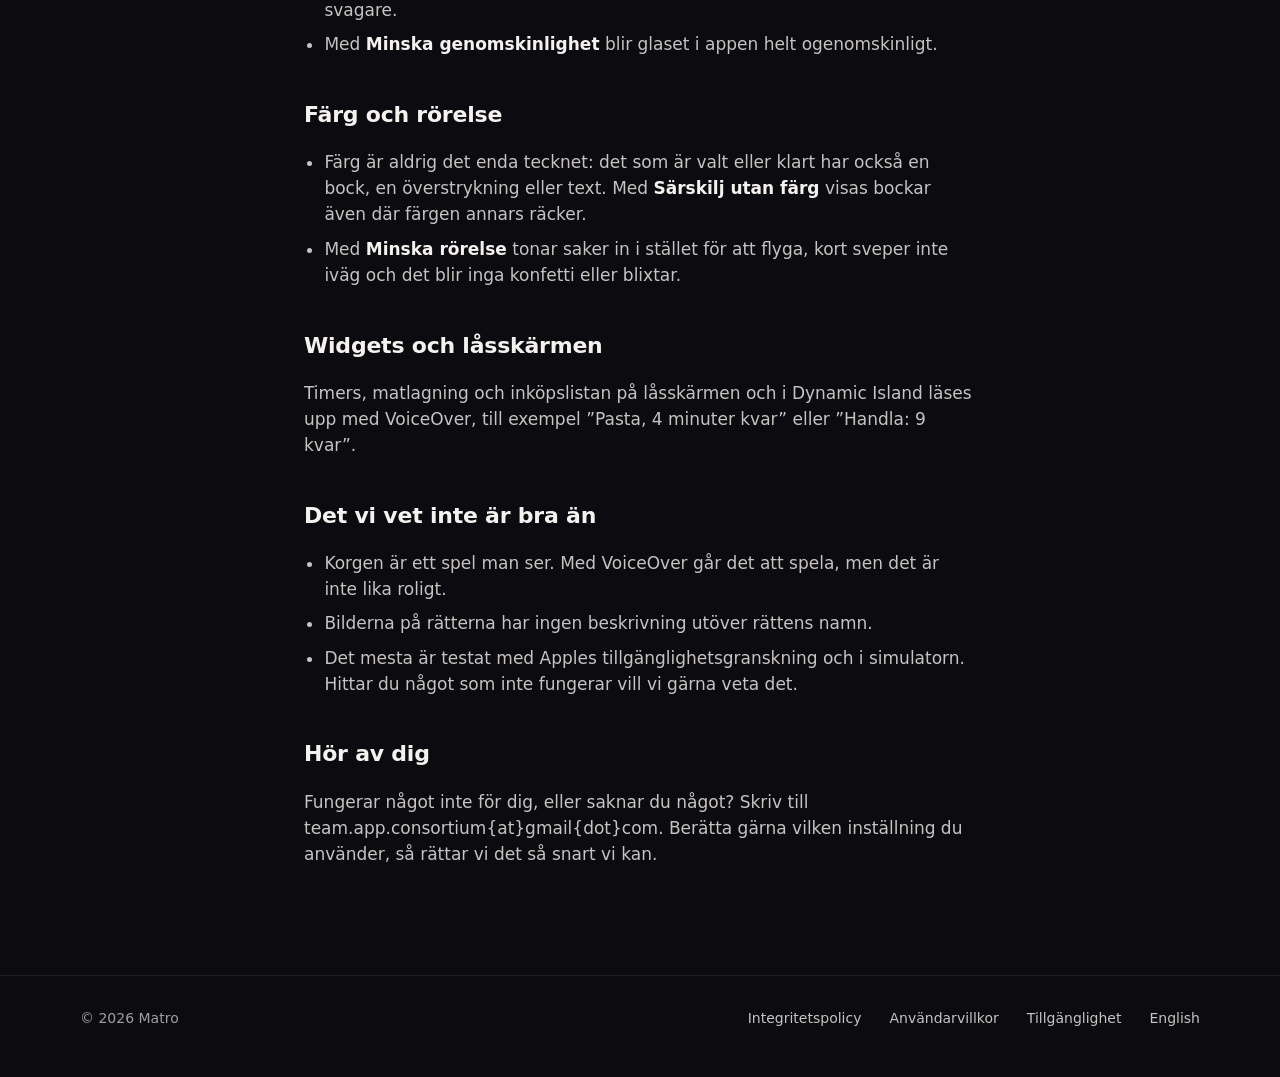
<file: tillganglighet.html>
<!doctype html>
<html lang="sv">
<head>
<meta charset="utf-8">
<meta name="viewport" content="width=device-width, initial-scale=1, viewport-fit=cover">
<title>Tillgänglighet – Matro</title>
<meta name="theme-color" content="#0B0B10">
<link rel="stylesheet" href="style.css">
<link rel="alternate" hreflang="en" href="en/accessibility">
</head>
<body data-tone="warm">
<a class="skip" href="#innehall">Hoppa till innehållet</a>
<div class="ambient" aria-hidden="true"><span></span><span></span></div>
<header class="nav">
  <a class="brand" href="./"><span class="brand-mark" aria-hidden="true"><svg width="18" height="18" viewBox="0 0 24 24" fill="none" stroke="currentColor" stroke-width="2.2" stroke-linejoin="round"><path d="M3 10.5 12 3l9 7.5V20a1 1 0 0 1-1 1h-5v-6H9v6H4a1 1 0 0 1-1-1z"/></svg></span>Matro</a>
  <nav class="links" aria-label="Meny"><a href="integritetspolicy">Integritetspolicy</a><a href="anvandarvillkor">Användarvillkor</a><a href="tillganglighet">Tillgänglighet</a></nav>
  <a class="pill ghost" href="./">Till startsidan</a>
</header>
<main class="legal" id="innehall">
<h1>Tillgänglighet</h1>
<p class="date">Uppdaterad 13 oktober 2026.</p>
<p>Matro ska gå att använda för alla i hemmet, även den som ser dåligt, inte ser alls, behöver stor text eller blir illamående av rörelse. Här står vad appen gör för det, och vad vi vet att den inte klarar än.</p>
<h2 id="voiceover">VoiceOver</h2>
<ul>
<li>Allt i appen har etiketter, på svenska och engelska. En rad läses som en helhet, till exempel <strong>”Mjölk, 2 liter, inte avbockad”</strong> eller <strong>”Middag, köttbullar, Anna lagar, 6 portioner”</strong>.</li>
<li>Rubriker för varje del och varje dag i veckan, så att du kan hoppa mellan dem med rotorn.</li>
<li>Mängder, portioner, betyg och portionsratten ändras genom att svepa uppåt eller nedåt.</li>
<li>Det som annars görs med en gest finns också som åtgärd: flytta en middag till en annan dag, flytta en ingrediens upp eller ned, svara på rätterna i Veckans val.</li>
<li>Appen säger till när något händer: en vara läggs till eller bockas av, en middag flyttas, alla matchar på en rätt, en timer är klar eller en ändring inte kunde sparas.</li>
<li>I Laga nu läses steget upp med sitt nummer, och timers säger till när de startar, när en minut är kvar och när de är klara.</li>
<li>Spelet Korgen går att spela: svep uppåt eller nedåt för att sikta och dubbeltryck för att släppa. Appen berättar vad biten landar på och hur många poäng du har.</li>
</ul>
<h2 id="roststyrning">Röststyrning</h2>
<p>Knapparna heter det som står på dem, så du kan säga till exempel ”Tryck på Lägg till” eller ”Tryck på Laga nu”. Allt som görs med en gest har också en knapp eller en åtgärd.</p>
<h2 id="storre-text">Större text</h2>
<p>All text följer textstorleken i inställningarna, ända upp till de största tillgänglighetsstorlekarna. Rader och knappar ställer sig under varandra när de inte får plats bredvid varandra. Några få delar, som korten i Veckans val och de stora siffrorna, slutar växa vid en viss storlek så att allt får plats. Dem kan du läsa i större format genom att trycka länge, eller med VoiceOver.</p>
<h2 id="kontrast-och-utseende">Kontrast och utseende</h2>
<ul>
<li>Appen följer telefonens utseende, mörkt eller ljust, och du kan välja under Inställningar → Utseende.</li>
<li>Text har minst kontrasten 4,5:1 mot sin bakgrund, enligt WCAG 2.2 AA. Det kontrolleras av tester och mäts på riktiga skärmbilder.</li>
<li>Med <strong>Öka kontrast</strong> blir texten ljusare och bakgrundens färgade ljus svagare.</li>
<li>Med <strong>Minska genomskinlighet</strong> blir glaset i appen helt ogenomskinligt.</li>
</ul>
<h2 id="farg-och-rorelse">Färg och rörelse</h2>
<ul>
<li>Färg är aldrig det enda tecknet: det som är valt eller klart har också en bock, en överstrykning eller text. Med <strong>Särskilj utan färg</strong> visas bockar även där färgen annars räcker.</li>
<li>Med <strong>Minska rörelse</strong> tonar saker in i stället för att flyga, kort sveper inte iväg och det blir inga konfetti eller blixtar.</li>
</ul>
<h2 id="widgets-och-lasskarmen">Widgets och låsskärmen</h2>
<p>Timers, matlagning och inköpslistan på låsskärmen och i Dynamic Island läses upp med VoiceOver, till exempel ”Pasta, 4 minuter kvar” eller ”Handla: 9 kvar”.</p>
<h2 id="det-vi-vet-inte-ar-bra-an">Det vi vet inte är bra än</h2>
<ul>
<li>Korgen är ett spel man ser. Med VoiceOver går det att spela, men det är inte lika roligt.</li>
<li>Bilderna på rätterna har ingen beskrivning utöver rättens namn.</li>
<li>Det mesta är testat med Apples tillgänglighetsgranskning och i simulatorn. Hittar du något som inte fungerar vill vi gärna veta det.</li>
</ul>
<h2 id="hor-av-dig">Hör av dig</h2>
<p>Fungerar något inte för dig, eller saknar du något? Skriv till team.app.consortium{at}gmail{dot}com. Berätta gärna vilken inställning du använder, så rättar vi det så snart vi kan.</p>
</main>
<footer><div class="inner"><span>© 2026 Matro</span><span class="spacer"></span><a href="integritetspolicy">Integritetspolicy</a><a href="anvandarvillkor">Användarvillkor</a><a href="tillganglighet">Tillgänglighet</a><a href="en/accessibility" hreflang="en" lang="en">English</a></div></footer>
</body>
</html>
</file>
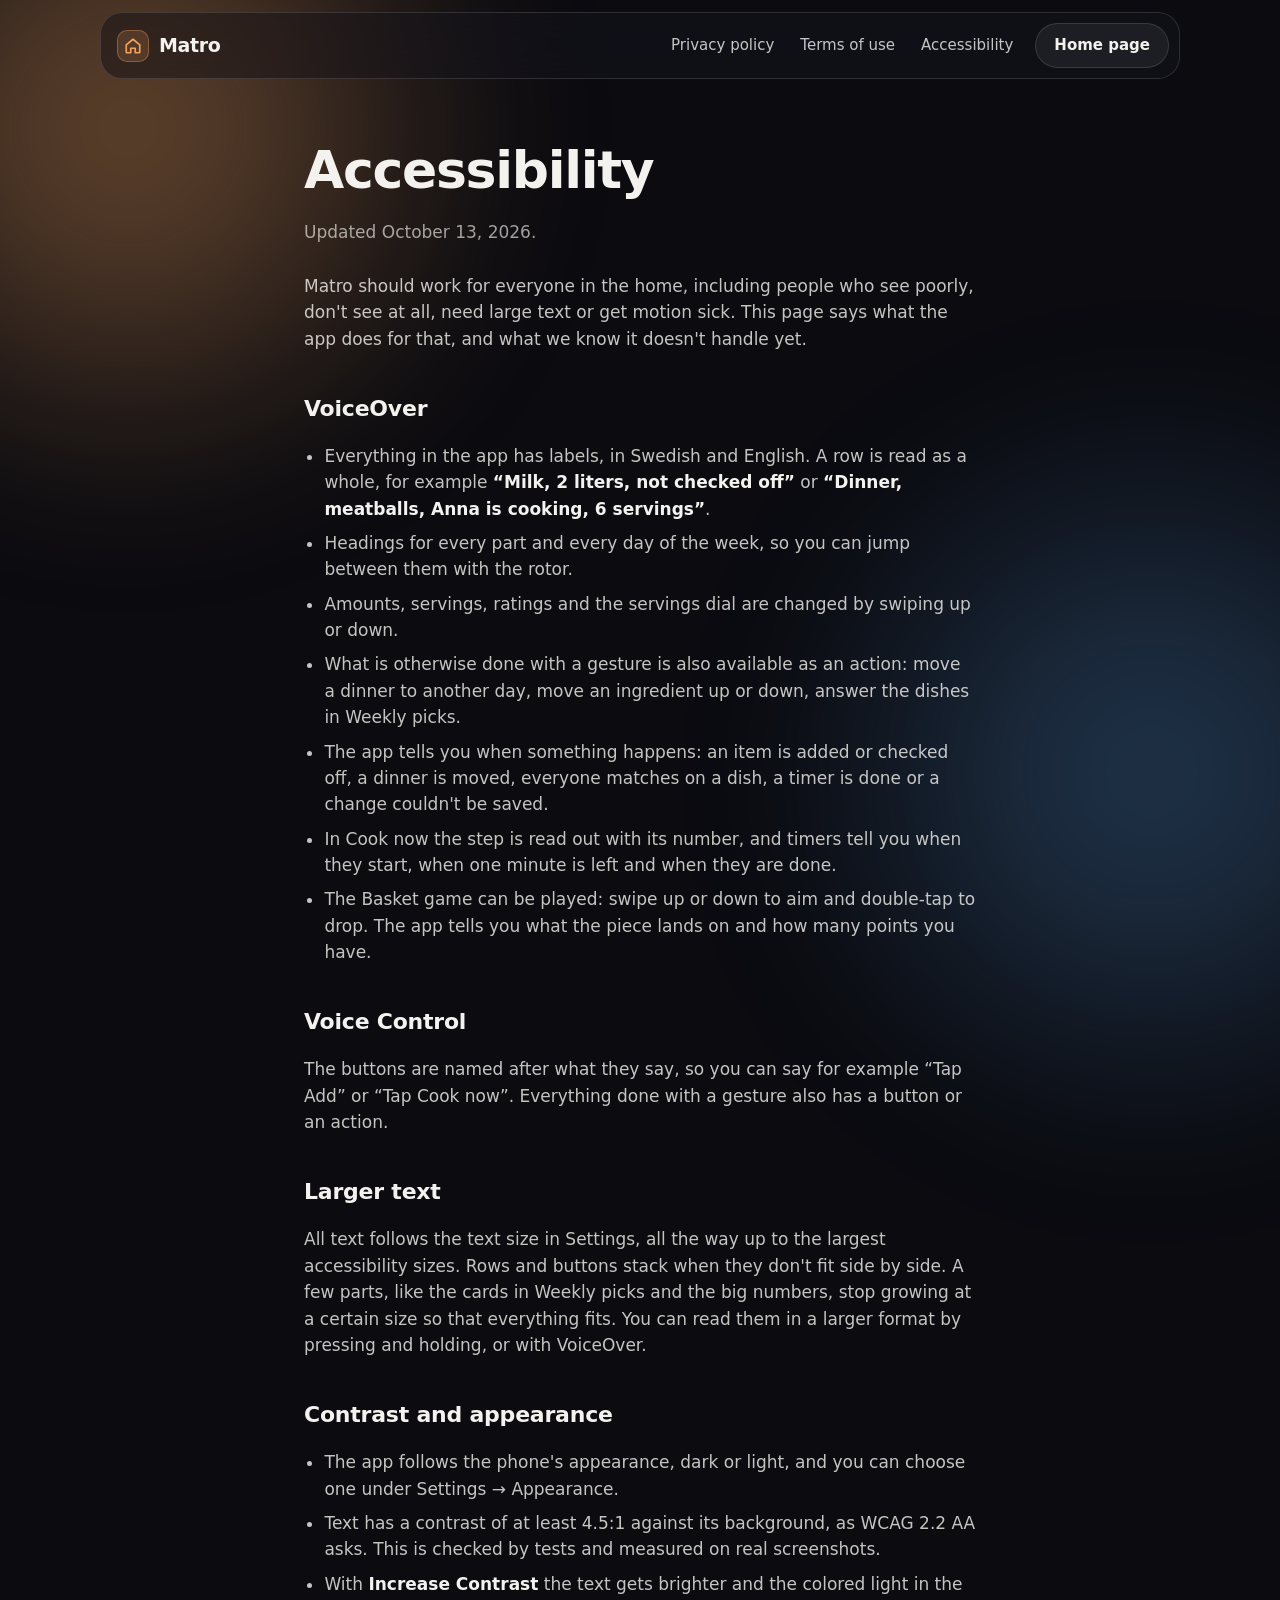
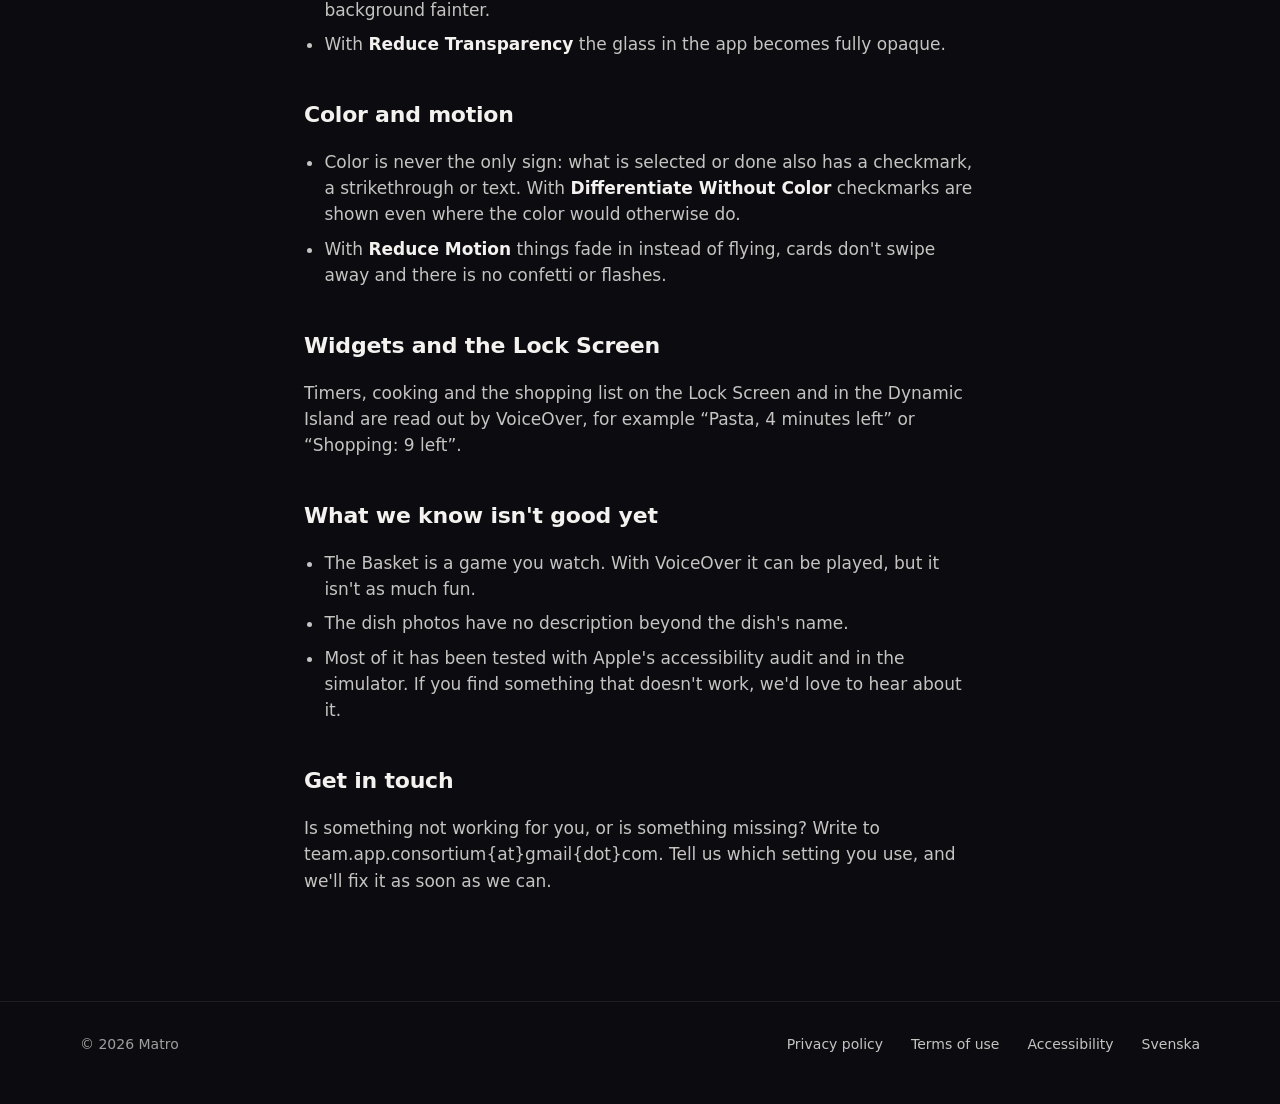
<file: en/accessibility.html>
<!doctype html>
<html lang="en">
<head>
<meta charset="utf-8">
<meta name="viewport" content="width=device-width, initial-scale=1, viewport-fit=cover">
<title>Accessibility – Matro</title>
<meta name="theme-color" content="#0B0B10">
<link rel="stylesheet" href="../style.css">
<link rel="alternate" hreflang="sv" href="../tillganglighet">
</head>
<body data-tone="warm">
<a class="skip" href="#innehall">Skip to content</a>
<div class="ambient" aria-hidden="true"><span></span><span></span></div>
<header class="nav">
  <a class="brand" href="./"><span class="brand-mark" aria-hidden="true"><svg width="18" height="18" viewBox="0 0 24 24" fill="none" stroke="currentColor" stroke-width="2.2" stroke-linejoin="round"><path d="M3 10.5 12 3l9 7.5V20a1 1 0 0 1-1 1h-5v-6H9v6H4a1 1 0 0 1-1-1z"/></svg></span>Matro</a>
  <nav class="links" aria-label="Menu"><a href="privacy">Privacy policy</a><a href="terms">Terms of use</a><a href="accessibility">Accessibility</a></nav>
  <a class="pill ghost" href="./">Home page</a>
</header>
<main class="legal" id="innehall">
<h1>Accessibility</h1>
<p class="date">Updated October 13, 2026.</p>
<p>Matro should work for everyone in the home, including people who see poorly, don't see at all, need large text or get motion sick. This page says what the app does for that, and what we know it doesn't handle yet.</p>
<h2 id="voiceover">VoiceOver</h2>
<ul>
<li>Everything in the app has labels, in Swedish and English. A row is read as a whole, for example <strong>“Milk, 2 liters, not checked off”</strong> or <strong>“Dinner, meatballs, Anna is cooking, 6 servings”</strong>.</li>
<li>Headings for every part and every day of the week, so you can jump between them with the rotor.</li>
<li>Amounts, servings, ratings and the servings dial are changed by swiping up or down.</li>
<li>What is otherwise done with a gesture is also available as an action: move a dinner to another day, move an ingredient up or down, answer the dishes in Weekly picks.</li>
<li>The app tells you when something happens: an item is added or checked off, a dinner is moved, everyone matches on a dish, a timer is done or a change couldn't be saved.</li>
<li>In Cook now the step is read out with its number, and timers tell you when they start, when one minute is left and when they are done.</li>
<li>The Basket game can be played: swipe up or down to aim and double-tap to drop. The app tells you what the piece lands on and how many points you have.</li>
</ul>
<h2 id="voice-control">Voice Control</h2>
<p>The buttons are named after what they say, so you can say for example “Tap Add” or “Tap Cook now”. Everything done with a gesture also has a button or an action.</p>
<h2 id="larger-text">Larger text</h2>
<p>All text follows the text size in Settings, all the way up to the largest accessibility sizes. Rows and buttons stack when they don't fit side by side. A few parts, like the cards in Weekly picks and the big numbers, stop growing at a certain size so that everything fits. You can read them in a larger format by pressing and holding, or with VoiceOver.</p>
<h2 id="contrast-and-appearance">Contrast and appearance</h2>
<ul>
<li>The app follows the phone's appearance, dark or light, and you can choose one under Settings → Appearance.</li>
<li>Text has a contrast of at least 4.5:1 against its background, as WCAG 2.2 AA asks. This is checked by tests and measured on real screenshots.</li>
<li>With <strong>Increase Contrast</strong> the text gets brighter and the colored light in the background fainter.</li>
<li>With <strong>Reduce Transparency</strong> the glass in the app becomes fully opaque.</li>
</ul>
<h2 id="color-and-motion">Color and motion</h2>
<ul>
<li>Color is never the only sign: what is selected or done also has a checkmark, a strikethrough or text. With <strong>Differentiate Without Color</strong> checkmarks are shown even where the color would otherwise do.</li>
<li>With <strong>Reduce Motion</strong> things fade in instead of flying, cards don't swipe away and there is no confetti or flashes.</li>
</ul>
<h2 id="widgets-and-the-lock-screen">Widgets and the Lock Screen</h2>
<p>Timers, cooking and the shopping list on the Lock Screen and in the Dynamic Island are read out by VoiceOver, for example “Pasta, 4 minutes left” or “Shopping: 9 left”.</p>
<h2 id="what-we-know-isn-t-good-yet">What we know isn't good yet</h2>
<ul>
<li>The Basket is a game you watch. With VoiceOver it can be played, but it isn't as much fun.</li>
<li>The dish photos have no description beyond the dish's name.</li>
<li>Most of it has been tested with Apple's accessibility audit and in the simulator. If you find something that doesn't work, we'd love to hear about it.</li>
</ul>
<h2 id="get-in-touch">Get in touch</h2>
<p>Is something not working for you, or is something missing? Write to team.app.consortium{at}gmail{dot}com. Tell us which setting you use, and we'll fix it as soon as we can.</p>
</main>
<footer><div class="inner"><span>© 2026 Matro</span><span class="spacer"></span><a href="privacy">Privacy policy</a><a href="terms">Terms of use</a><a href="accessibility">Accessibility</a><a href="../tillganglighet" hreflang="sv" lang="sv">Svenska</a></div></footer>
</body>
</html>
</file>
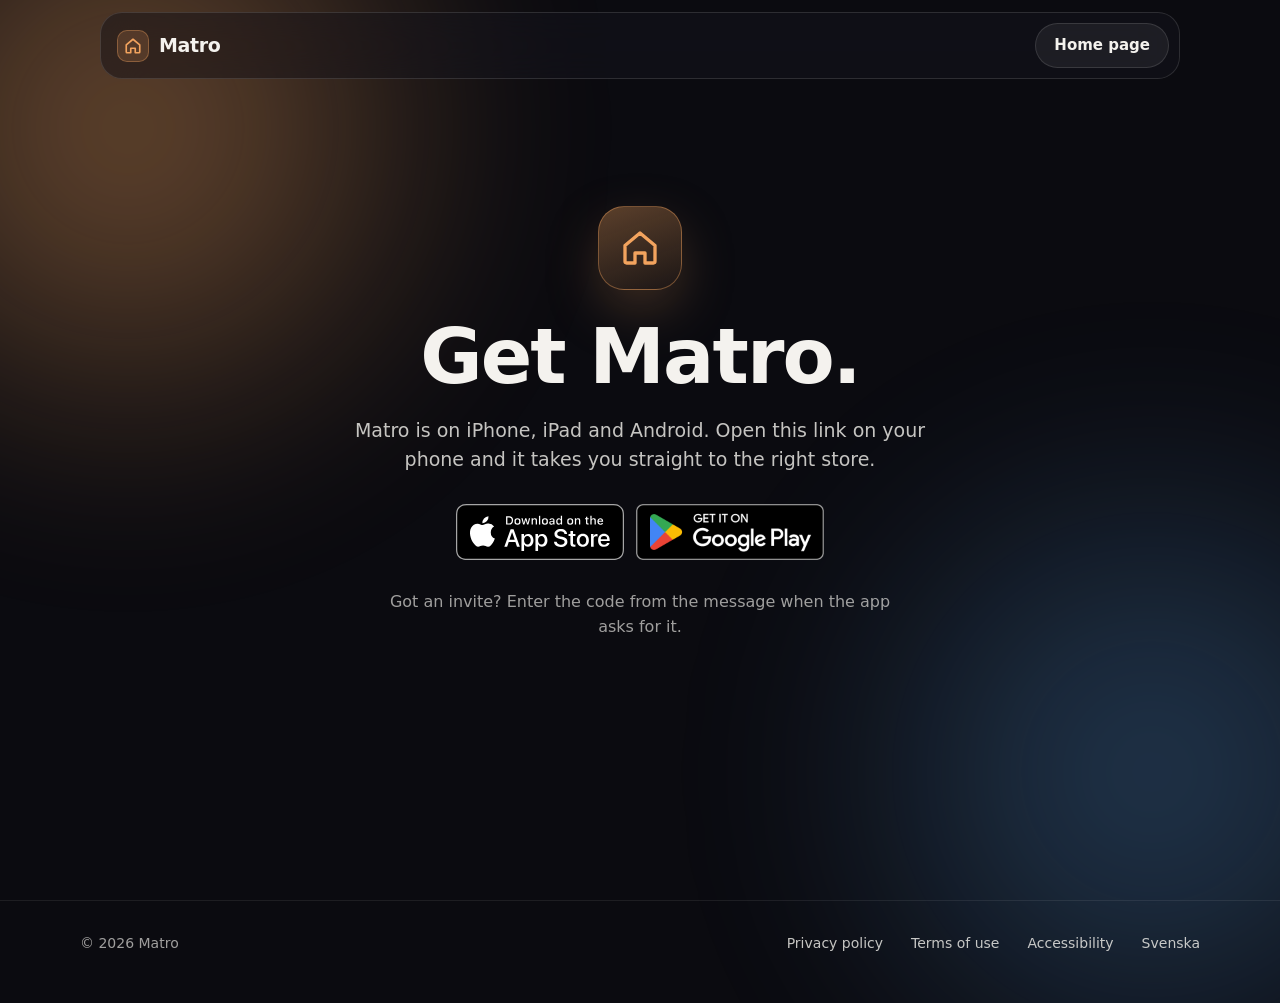
<file: en/app.html>
<!doctype html>
<html lang="en">
<head>
<meta charset="utf-8">
<meta name="viewport" content="width=device-width, initial-scale=1, viewport-fit=cover">
<title>Get Matro</title>
<script>
// The link every Matro invite and share carries (INV-03): iPhones and iPads go to the App Store,
// Android to Google Play, everything else (and anyone without JavaScript) sees this page with both.
// ?stay shows the page on a phone too.
(function () {
  var ua = navigator.userAgent || "";
  var apple = /iPhone|iPad|iPod/.test(ua) || (/Macintosh/.test(ua) && navigator.maxTouchPoints > 1);
  var android = /Android/i.test(ua);
  var store = apple ? "https://apps.apple.com/app/id6816677523"
    : android ? "https://play.google.com/store/apps/details?id=se.flipware.hem" : null;
  if (store && !/[?&]stay\b/.test(location.search)) location.replace(store);
})();
</script>
<meta name="description" content="Matro is on iPhone, iPad and Android: the week's dinners, the shopping list and the recipes for the whole household.">
<meta name="theme-color" content="#0B0B10">
<meta property="og:type" content="website">
<meta property="og:url" content="https://ftronnbe.github.io/hem-public/en/app">
<meta property="og:site_name" content="Matro">
<meta property="og:title" content="Get Matro – meal plan & shopping list">
<meta property="og:description" content="The week's dinners, the shopping list and the recipes for the whole household. For iPhone, iPad and Android: App Store and Google Play.">
<!-- The link preview in Messages, WhatsApp and the like: a "get the app" card, not a screenshot (felrapport #347). -->
<meta property="og:image" content="https://ftronnbe.github.io/hem-public/img/get-matro-en-2.jpg">
<meta property="og:image:width" content="1200">
<meta property="og:image:height" content="630">
<meta property="og:image:alt" content="The Matro icon: Download on the App Store or get it on Google Play">
<meta name="twitter:card" content="summary_large_image">
<link rel="alternate" hreflang="sv" href="../app">
<link rel="icon" href="data:image/svg+xml,%3Csvg xmlns='http://www.w3.org/2000/svg' viewBox='0 0 32 32'%3E%3Crect width='32' height='32' rx='9' fill='%230B0B10'/%3E%3Cpath d='M7 15 16 7.5 25 15v9a1 1 0 0 1-1 1h-5v-6h-6v6H8a1 1 0 0 1-1-1z' fill='none' stroke='%23F2A35E' stroke-width='2.2' stroke-linejoin='round'/%3E%3C/svg%3E">
<link rel="stylesheet" href="../style.css">
</head>
<body data-tone="warm">
<a class="skip" href="#innehall">Skip to content</a>
<div class="ambient" aria-hidden="true"><span></span><span></span></div>

<header class="nav">
  <a class="brand" href="./">
    <span class="brand-mark" aria-hidden="true"><svg width="18" height="18" viewBox="0 0 24 24" fill="none" stroke="currentColor" stroke-width="2.2" stroke-linejoin="round"><path d="M3 10.5 12 3l9 7.5V20a1 1 0 0 1-1 1h-5v-6H9v6H4a1 1 0 0 1-1-1z"/></svg></span>
    Matro
  </a>
  <a class="pill ghost" href="./" style="margin-left:auto">Home page</a>
</header>

<main id="innehall">
  <section class="closing" style="min-height:100svh;display:flex;flex-direction:column;justify-content:center;padding-top:120px">
    <div class="mark" aria-hidden="true"><svg viewBox="0 0 24 24" fill="none" stroke="currentColor" stroke-width="2" stroke-linejoin="round"><path d="M3 10.5 12 3l9 7.5V20a1 1 0 0 1-1 1h-5v-6H9v6H4a1 1 0 0 1-1-1z"/></svg></div>
    <h1 style="font-size:clamp(40px, 6vw, 76px);line-height:1.02;margin-bottom:20px">Get Matro.</h1>
    <p>Matro is on iPhone, iPad and Android. Open this link on your phone and it takes you straight to the right store.</p>
    <div class="actions" style="justify-content:center">
      <!-- The stores' own badges, unchanged (Apple's and Google's artwork). -->
      <a class="store-badge" href="https://apps.apple.com/app/id6816677523"><img src="../img/badges/app-store-en-us.svg" alt="Download on the App Store" height="56"></a>
      <a class="store-badge" href="https://play.google.com/store/apps/details?id=se.flipware.hem"><img src="../img/badges/google-play-en.png" alt="Get it on Google Play" height="56"></a>
    </div>
    <p style="margin-top:30px;font-size:16px;color:var(--text-3)">Got an invite? Enter the code from the message when the app asks for it.</p>
  </section>
</main>

<footer>
  <div class="inner">
    <span>© 2026 Matro</span>
    <span class="spacer"></span>
    <a href="privacy">Privacy policy</a>
    <a href="terms">Terms of use</a>
    <a href="accessibility">Accessibility</a>
    <a href="../app?sv" hreflang="sv" lang="sv">Svenska</a>
  </div>
</footer>
</body>
</html>
</file>
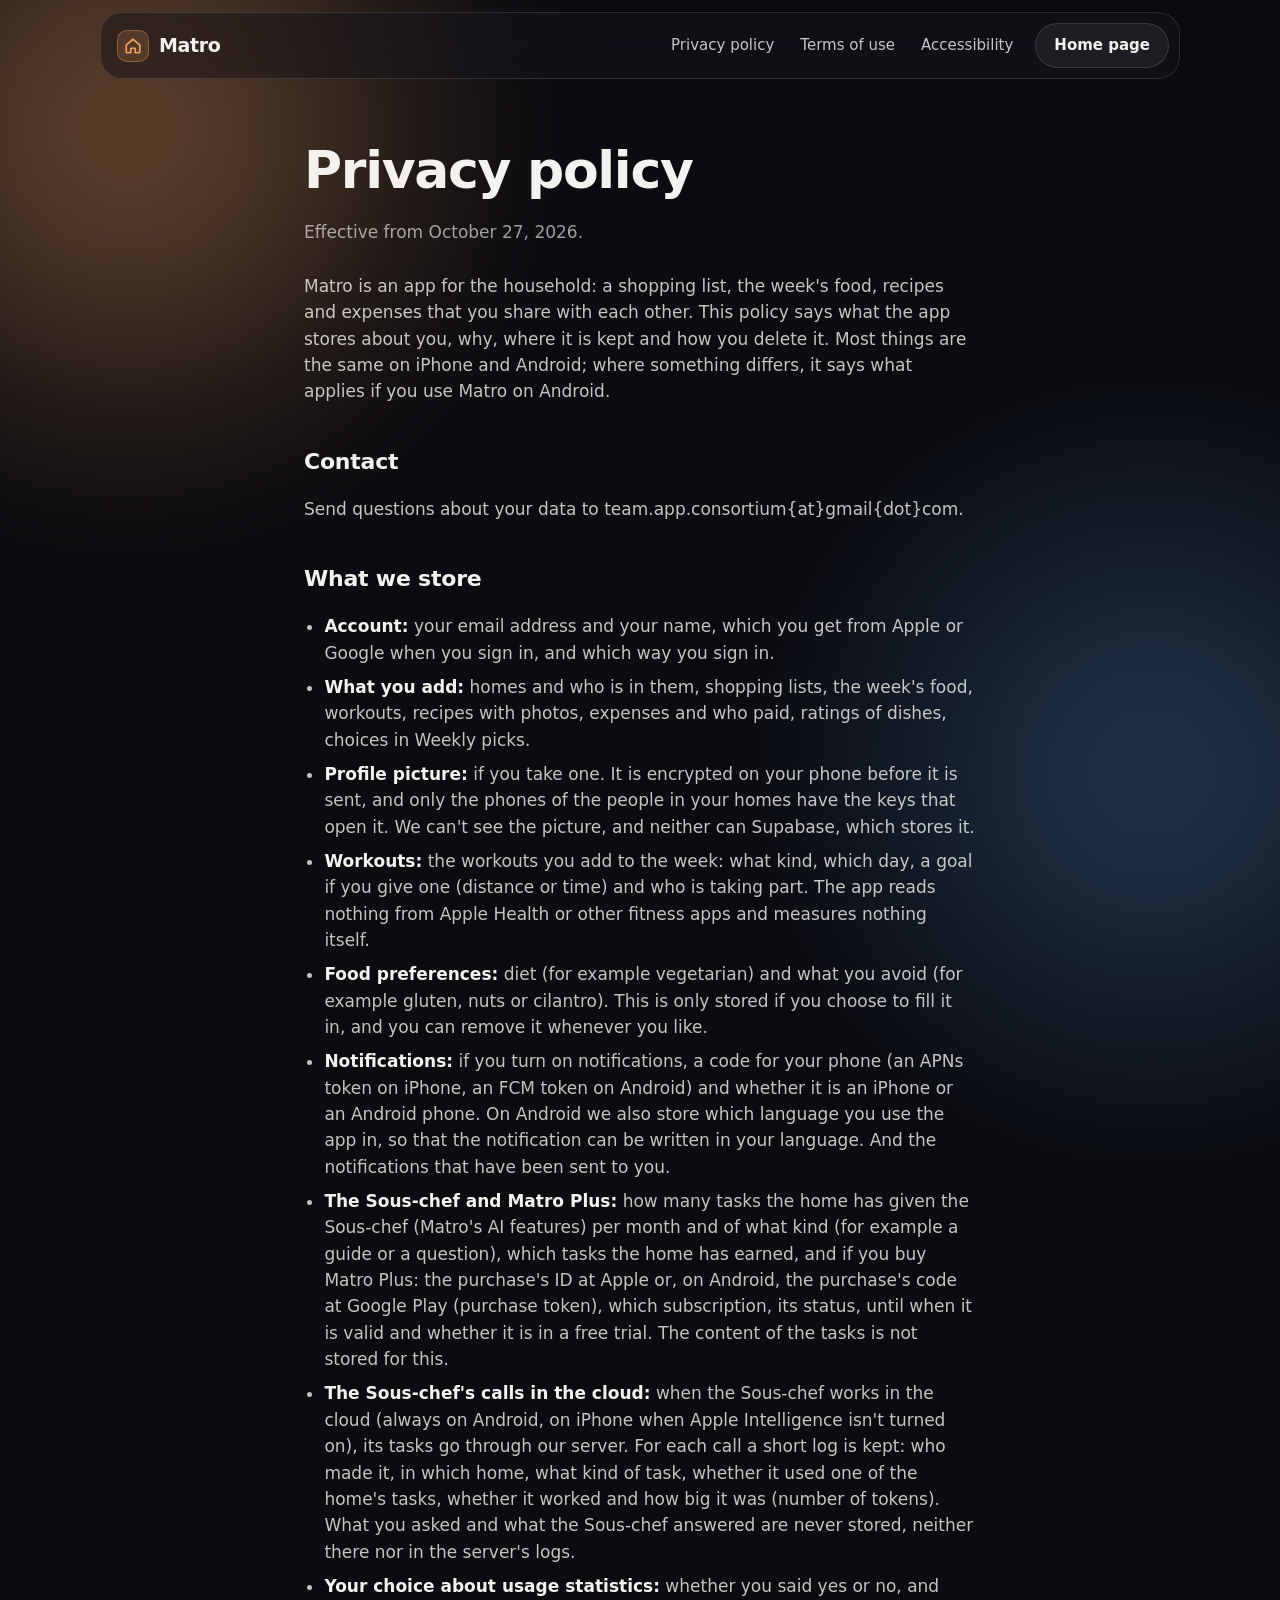
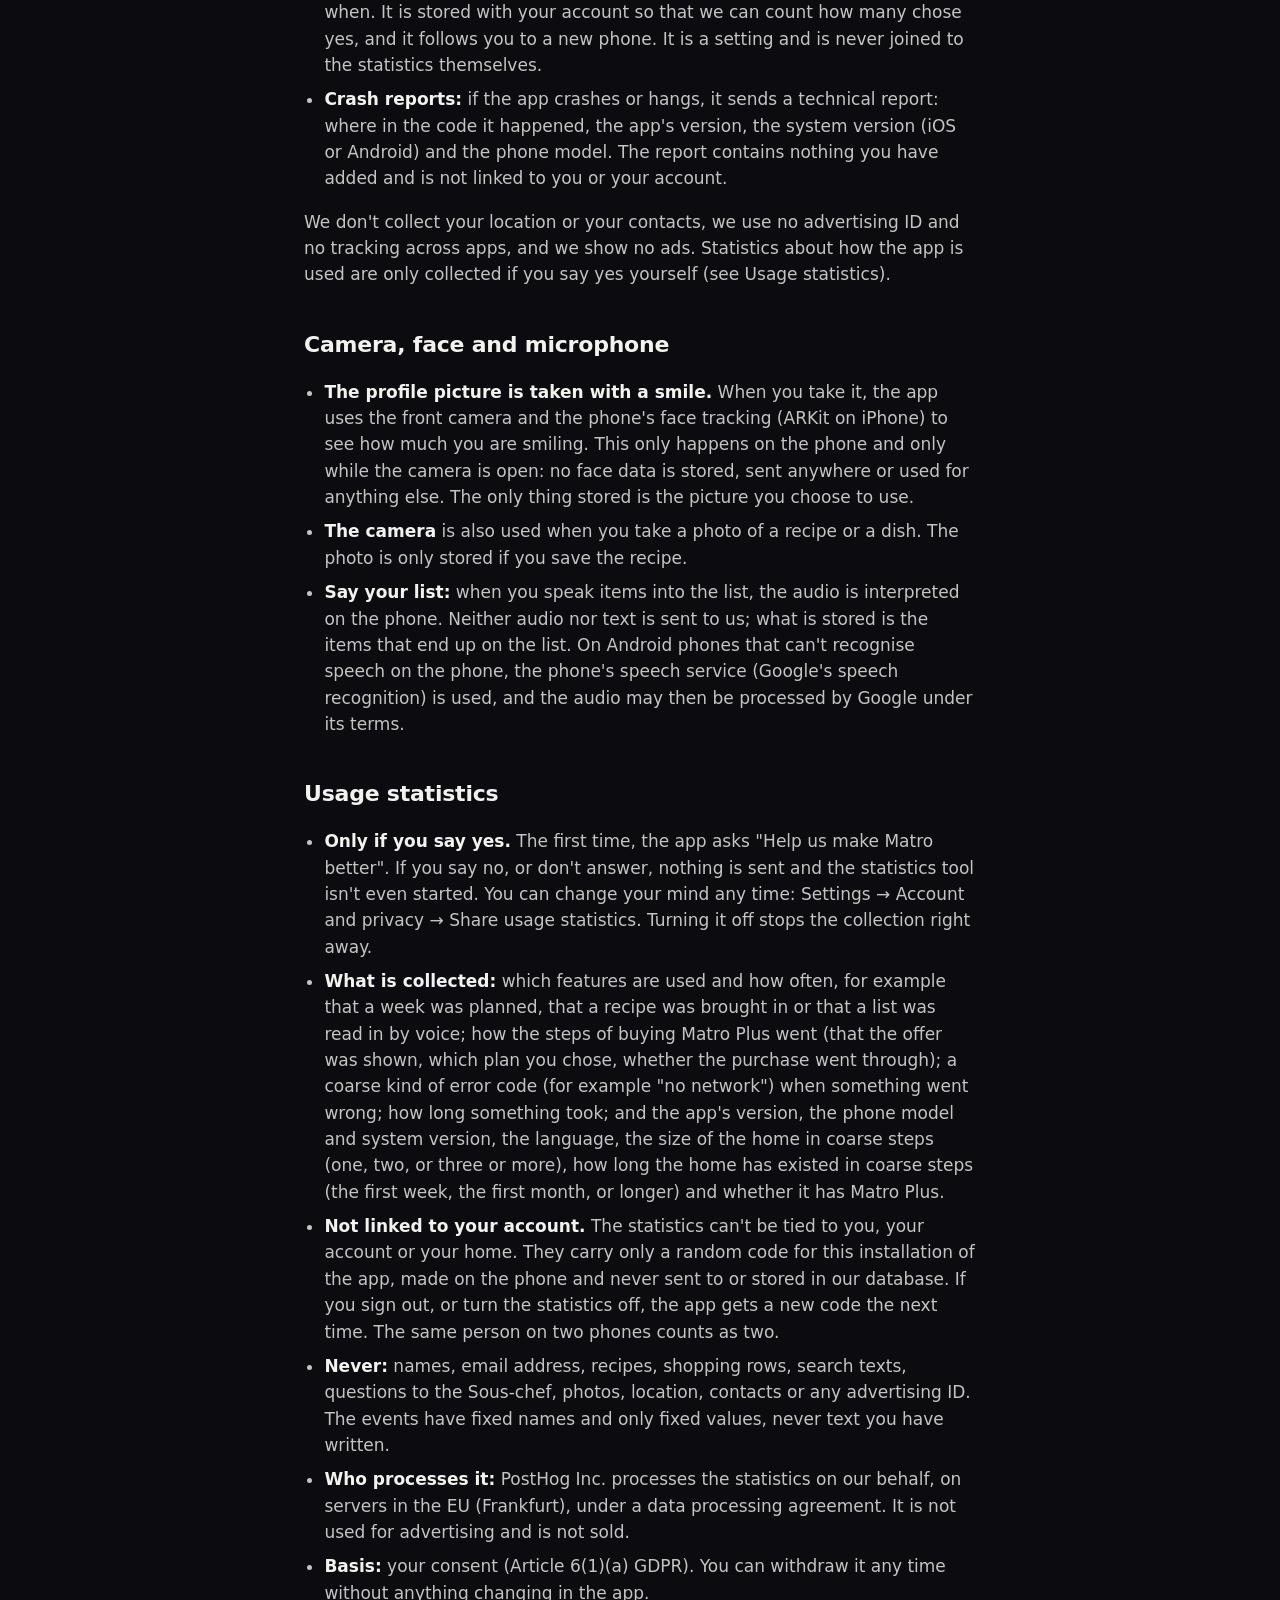
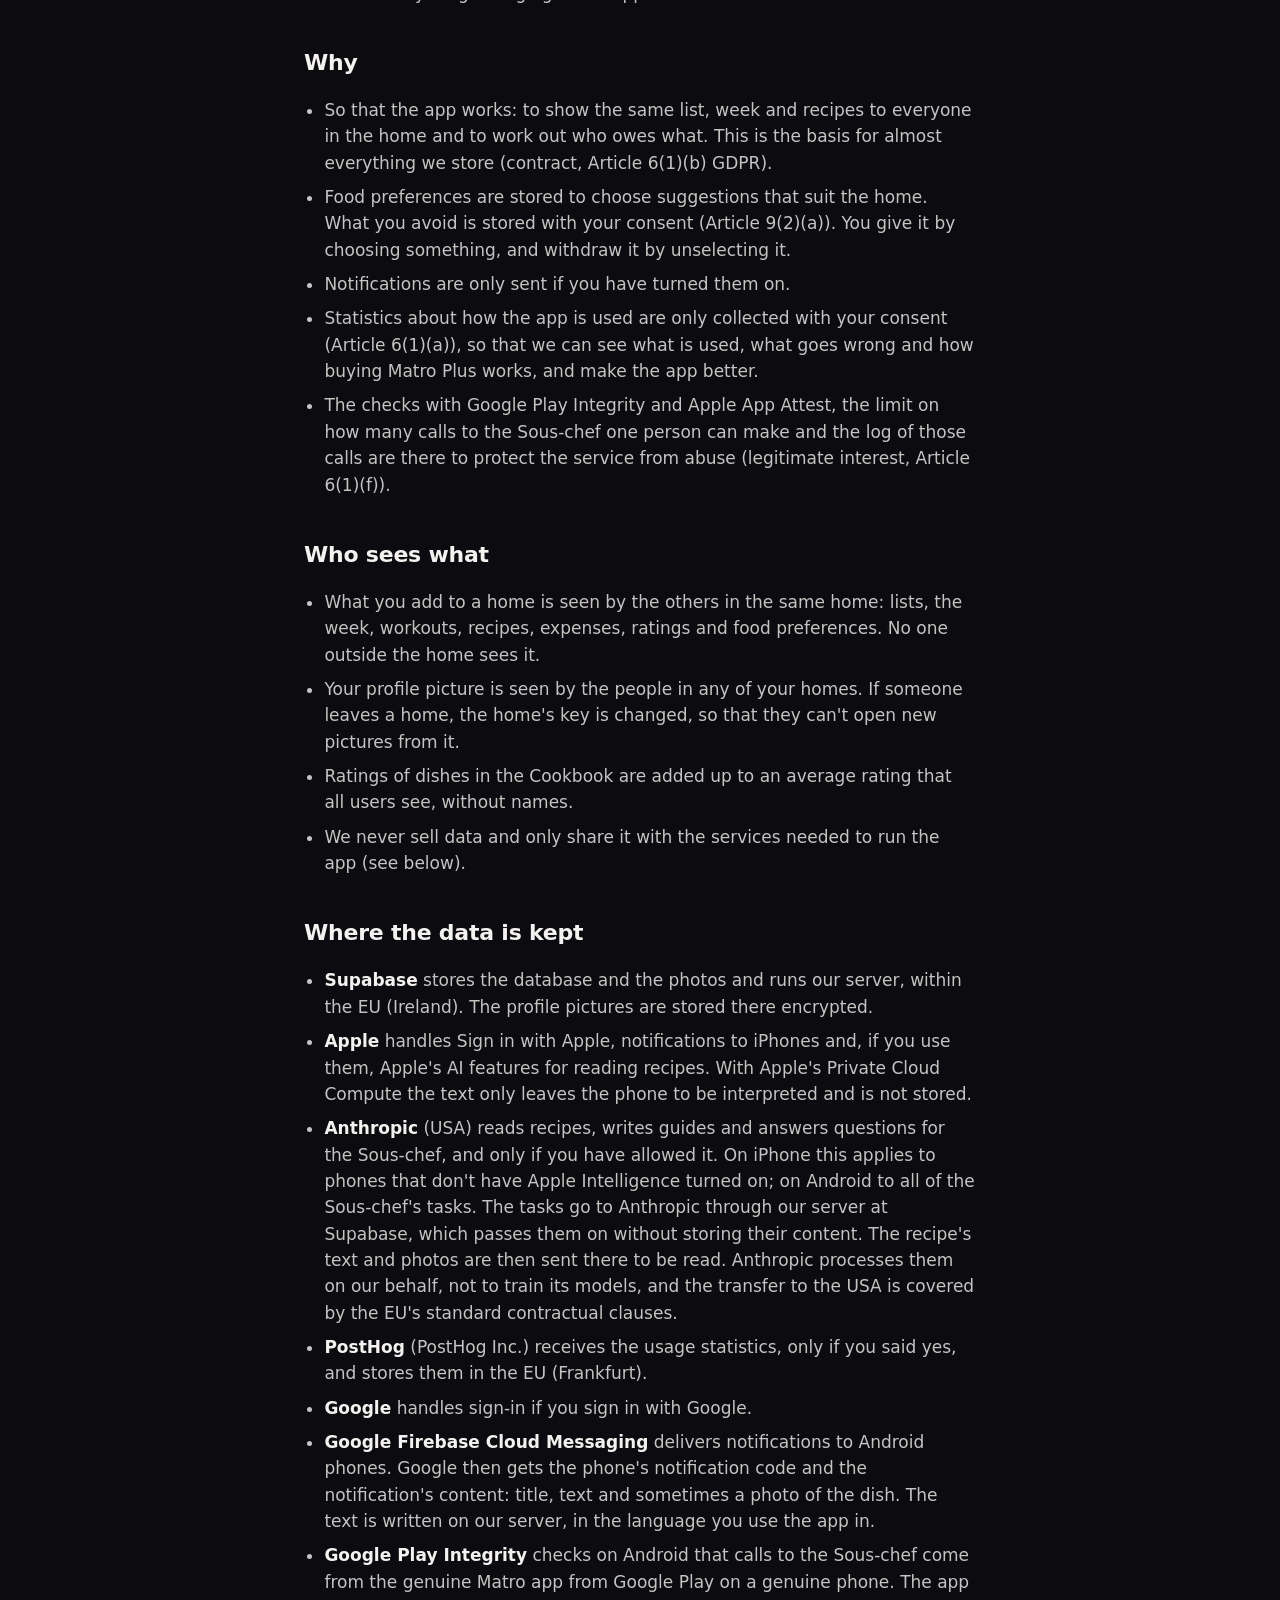
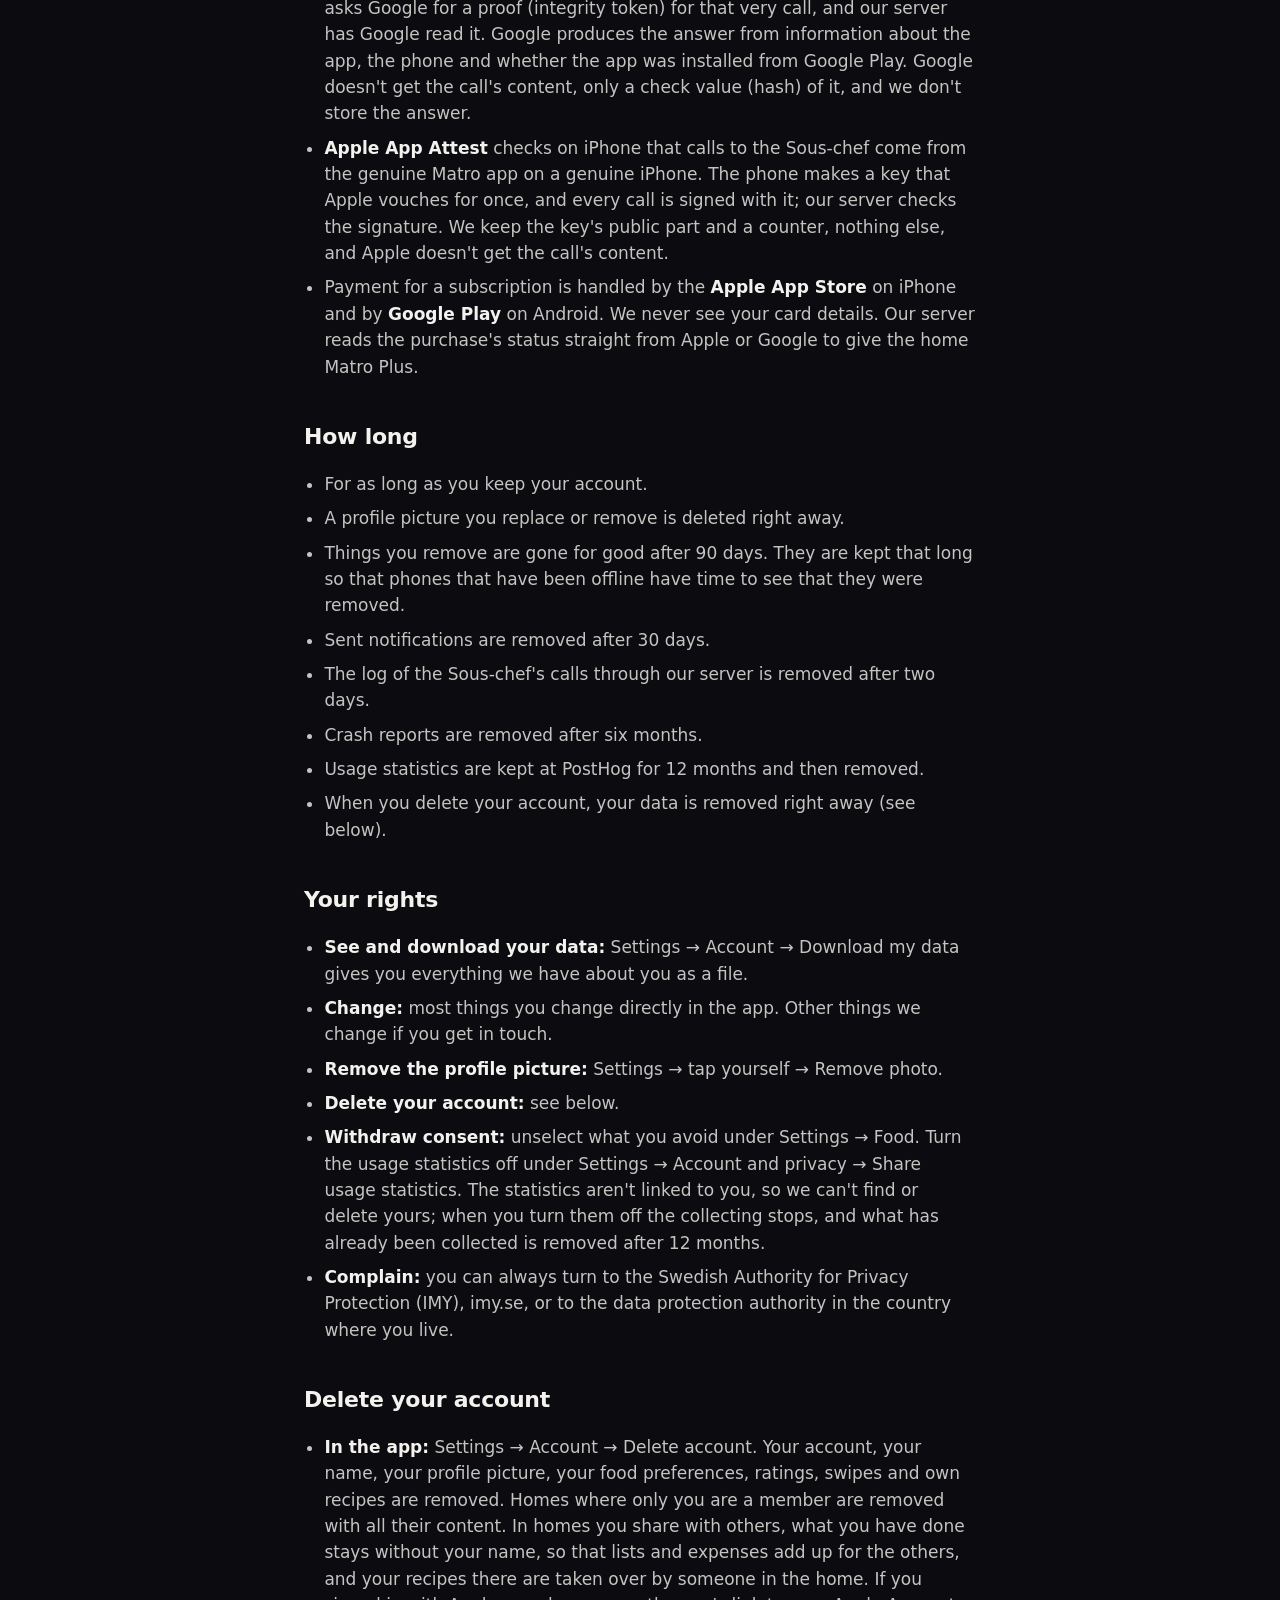
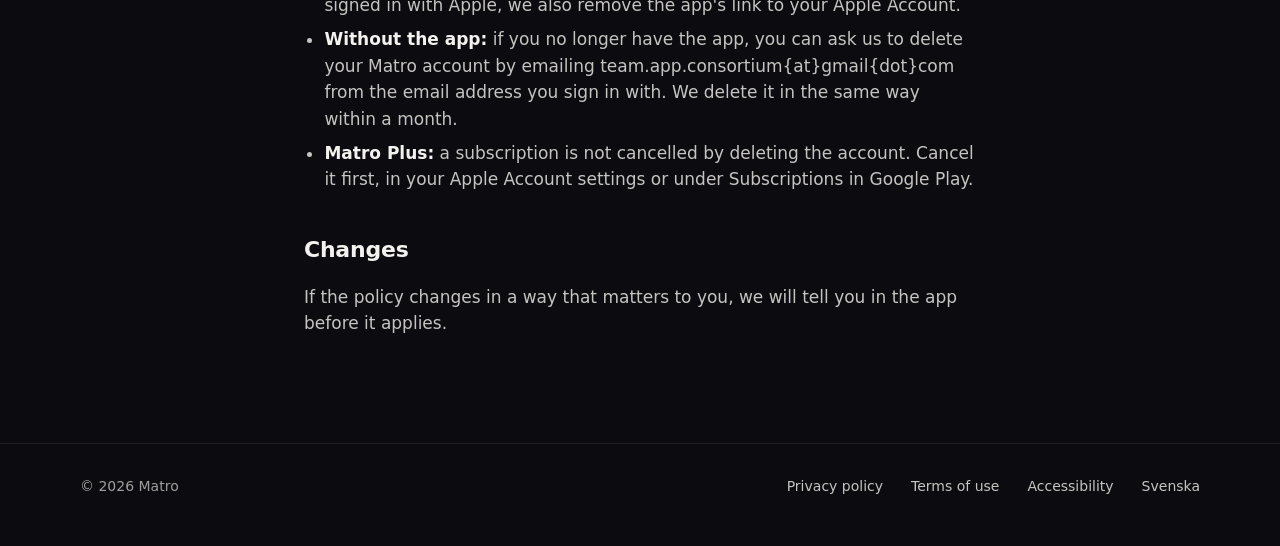
<file: en/privacy.html>
<!doctype html>
<html lang="en">
<head>
<meta charset="utf-8">
<meta name="viewport" content="width=device-width, initial-scale=1, viewport-fit=cover">
<title>Privacy policy – Matro</title>
<meta name="theme-color" content="#0B0B10">
<link rel="stylesheet" href="../style.css">
<link rel="alternate" hreflang="sv" href="../integritetspolicy">
</head>
<body data-tone="warm">
<a class="skip" href="#innehall">Skip to content</a>
<div class="ambient" aria-hidden="true"><span></span><span></span></div>
<header class="nav">
  <a class="brand" href="./"><span class="brand-mark" aria-hidden="true"><svg width="18" height="18" viewBox="0 0 24 24" fill="none" stroke="currentColor" stroke-width="2.2" stroke-linejoin="round"><path d="M3 10.5 12 3l9 7.5V20a1 1 0 0 1-1 1h-5v-6H9v6H4a1 1 0 0 1-1-1z"/></svg></span>Matro</a>
  <nav class="links" aria-label="Menu"><a href="privacy">Privacy policy</a><a href="terms">Terms of use</a><a href="accessibility">Accessibility</a></nav>
  <a class="pill ghost" href="./">Home page</a>
</header>
<main class="legal" id="innehall">
<h1>Privacy policy</h1>
<p class="date">Effective from October 27, 2026.</p>
<p>Matro is an app for the household: a shopping list, the week's food, recipes and expenses that you share with each other. This policy says what the app stores about you, why, where it is kept and how you delete it. Most things are the same on iPhone and Android; where something differs, it says what applies if you use Matro on Android.</p>
<h2 id="contact">Contact</h2>
<p>Send questions about your data to team.app.consortium{at}gmail{dot}com.</p>
<h2 id="what-we-store">What we store</h2>
<ul>
<li><strong>Account:</strong> your email address and your name, which you get from Apple or Google when you sign in, and which way you sign in.</li>
<li><strong>What you add:</strong> homes and who is in them, shopping lists, the week's food, workouts, recipes with photos, expenses and who paid, ratings of dishes, choices in Weekly picks.</li>
<li><strong>Profile picture:</strong> if you take one. It is encrypted on your phone before it is sent, and only the phones of the people in your homes have the keys that open it. We can't see the picture, and neither can Supabase, which stores it.</li>
<li><strong>Workouts:</strong> the workouts you add to the week: what kind, which day, a goal if you give one (distance or time) and who is taking part. The app reads nothing from Apple Health or other fitness apps and measures nothing itself.</li>
<li><strong>Food preferences:</strong> diet (for example vegetarian) and what you avoid (for example gluten, nuts or cilantro). This is only stored if you choose to fill it in, and you can remove it whenever you like.</li>
<li><strong>Notifications:</strong> if you turn on notifications, a code for your phone (an APNs token on iPhone, an FCM token on Android) and whether it is an iPhone or an Android phone. On Android we also store which language you use the app in, so that the notification can be written in your language. And the notifications that have been sent to you.</li>
<li><strong>The Sous-chef and Matro Plus:</strong> how many tasks the home has given the Sous-chef (Matro's AI features) per month and of what kind (for example a guide or a question), which tasks the home has earned, and if you buy Matro Plus: the purchase's ID at Apple or, on Android, the purchase's code at Google Play (purchase token), which subscription, its status, until when it is valid and whether it is in a free trial. The content of the tasks is not stored for this.</li>
<li><strong>The Sous-chef's calls in the cloud:</strong> when the Sous-chef works in the cloud (always on Android, on iPhone when Apple Intelligence isn't turned on), its tasks go through our server. For each call a short log is kept: who made it, in which home, what kind of task, whether it used one of the home's tasks, whether it worked and how big it was (number of tokens). What you asked and what the Sous-chef answered are never stored, neither there nor in the server's logs.</li>
<li><strong>Your choice about usage statistics:</strong> whether you said yes or no, and when. It is stored with your account so that we can count how many chose yes, and it follows you to a new phone. It is a setting and is never joined to the statistics themselves.</li>
<li><strong>Crash reports:</strong> if the app crashes or hangs, it sends a technical report: where in the code it happened, the app's version, the system version (iOS or Android) and the phone model. The report contains nothing you have added and is not linked to you or your account.</li>
</ul>
<p>We don't collect your location or your contacts, we use no advertising ID and no tracking across apps, and we show no ads. Statistics about how the app is used are only collected if you say yes yourself (see Usage statistics).</p>
<h2 id="camera-face-and-microphone">Camera, face and microphone</h2>
<ul>
<li><strong>The profile picture is taken with a smile.</strong> When you take it, the app uses the front camera and the phone's face tracking (ARKit on iPhone) to see how much you are smiling. This only happens on the phone and only while the camera is open: no face data is stored, sent anywhere or used for anything else. The only thing stored is the picture you choose to use.</li>
<li><strong>The camera</strong> is also used when you take a photo of a recipe or a dish. The photo is only stored if you save the recipe.</li>
<li><strong>Say your list:</strong> when you speak items into the list, the audio is interpreted on the phone. Neither audio nor text is sent to us; what is stored is the items that end up on the list. On Android phones that can't recognise speech on the phone, the phone's speech service (Google's speech recognition) is used, and the audio may then be processed by Google under its terms.</li>
</ul>
<h2 id="usage-statistics">Usage statistics</h2>
<ul>
<li><strong>Only if you say yes.</strong> The first time, the app asks "Help us make Matro better". If you say no, or don't answer, nothing is sent and the statistics tool isn't even started. You can change your mind any time: Settings → Account and privacy → Share usage statistics. Turning it off stops the collection right away.</li>
<li><strong>What is collected:</strong> which features are used and how often, for example that a week was planned, that a recipe was brought in or that a list was read in by voice; how the steps of buying Matro Plus went (that the offer was shown, which plan you chose, whether the purchase went through); a coarse kind of error code (for example "no network") when something went wrong; how long something took; and the app's version, the phone model and system version, the language, the size of the home in coarse steps (one, two, or three or more), how long the home has existed in coarse steps (the first week, the first month, or longer) and whether it has Matro Plus.</li>
<li><strong>Not linked to your account.</strong> The statistics can't be tied to you, your account or your home. They carry only a random code for this installation of the app, made on the phone and never sent to or stored in our database. If you sign out, or turn the statistics off, the app gets a new code the next time. The same person on two phones counts as two.</li>
<li><strong>Never:</strong> names, email address, recipes, shopping rows, search texts, questions to the Sous-chef, photos, location, contacts or any advertising ID. The events have fixed names and only fixed values, never text you have written.</li>
<li><strong>Who processes it:</strong> PostHog Inc. processes the statistics on our behalf, on servers in the EU (Frankfurt), under a data processing agreement. It is not used for advertising and is not sold.</li>
<li><strong>Basis:</strong> your consent (Article 6(1)(a) GDPR). You can withdraw it any time without anything changing in the app.</li>
</ul>
<h2 id="why">Why</h2>
<ul>
<li>So that the app works: to show the same list, week and recipes to everyone in the home and to work out who owes what. This is the basis for almost everything we store (contract, Article 6(1)(b) GDPR).</li>
<li>Food preferences are stored to choose suggestions that suit the home. What you avoid is stored with your consent (Article 9(2)(a)). You give it by choosing something, and withdraw it by unselecting it.</li>
<li>Notifications are only sent if you have turned them on.</li>
<li>Statistics about how the app is used are only collected with your consent (Article 6(1)(a)), so that we can see what is used, what goes wrong and how buying Matro Plus works, and make the app better.</li>
<li>The checks with Google Play Integrity and Apple App Attest, the limit on how many calls to the Sous-chef one person can make and the log of those calls are there to protect the service from abuse (legitimate interest, Article 6(1)(f)).</li>
</ul>
<h2 id="who-sees-what">Who sees what</h2>
<ul>
<li>What you add to a home is seen by the others in the same home: lists, the week, workouts, recipes, expenses, ratings and food preferences. No one outside the home sees it.</li>
<li>Your profile picture is seen by the people in any of your homes. If someone leaves a home, the home's key is changed, so that they can't open new pictures from it.</li>
<li>Ratings of dishes in the Cookbook are added up to an average rating that all users see, without names.</li>
<li>We never sell data and only share it with the services needed to run the app (see below).</li>
</ul>
<h2 id="where-the-data-is-kept">Where the data is kept</h2>
<ul>
<li><strong>Supabase</strong> stores the database and the photos and runs our server, within the EU (Ireland). The profile pictures are stored there encrypted.</li>
<li><strong>Apple</strong> handles Sign in with Apple, notifications to iPhones and, if you use them, Apple's AI features for reading recipes. With Apple's Private Cloud Compute the text only leaves the phone to be interpreted and is not stored.</li>
<li><strong>Anthropic</strong> (USA) reads recipes, writes guides and answers questions for the Sous-chef, and only if you have allowed it. On iPhone this applies to phones that don't have Apple Intelligence turned on; on Android to all of the Sous-chef's tasks. The tasks go to Anthropic through our server at Supabase, which passes them on without storing their content. The recipe's text and photos are then sent there to be read. Anthropic processes them on our behalf, not to train its models, and the transfer to the USA is covered by the EU's standard contractual clauses.</li>
<li><strong>PostHog</strong> (PostHog Inc.) receives the usage statistics, only if you said yes, and stores them in the EU (Frankfurt).</li>
<li><strong>Google</strong> handles sign-in if you sign in with Google.</li>
<li><strong>Google Firebase Cloud Messaging</strong> delivers notifications to Android phones. Google then gets the phone's notification code and the notification's content: title, text and sometimes a photo of the dish. The text is written on our server, in the language you use the app in.</li>
<li><strong>Google Play Integrity</strong> checks on Android that calls to the Sous-chef come from the genuine Matro app from Google Play on a genuine phone. The app asks Google for a proof (integrity token) for that very call, and our server has Google read it. Google produces the answer from information about the app, the phone and whether the app was installed from Google Play. Google doesn't get the call's content, only a check value (hash) of it, and we don't store the answer.</li>
<li><strong>Apple App Attest</strong> checks on iPhone that calls to the Sous-chef come from the genuine Matro app on a genuine iPhone. The phone makes a key that Apple vouches for once, and every call is signed with it; our server checks the signature. We keep the key's public part and a counter, nothing else, and Apple doesn't get the call's content.</li>
<li>Payment for a subscription is handled by the <strong>Apple App Store</strong> on iPhone and by <strong>Google Play</strong> on Android. We never see your card details. Our server reads the purchase's status straight from Apple or Google to give the home Matro Plus.</li>
</ul>
<h2 id="how-long">How long</h2>
<ul>
<li>For as long as you keep your account.</li>
<li>A profile picture you replace or remove is deleted right away.</li>
<li>Things you remove are gone for good after 90 days. They are kept that long so that phones that have been offline have time to see that they were removed.</li>
<li>Sent notifications are removed after 30 days.</li>
<li>The log of the Sous-chef's calls through our server is removed after two days.</li>
<li>Crash reports are removed after six months.</li>
<li>Usage statistics are kept at PostHog for 12 months and then removed.</li>
<li>When you delete your account, your data is removed right away (see below).</li>
</ul>
<h2 id="your-rights">Your rights</h2>
<ul>
<li><strong>See and download your data:</strong> Settings → Account → Download my data gives you everything we have about you as a file.</li>
<li><strong>Change:</strong> most things you change directly in the app. Other things we change if you get in touch.</li>
<li><strong>Remove the profile picture:</strong> Settings → tap yourself → Remove photo.</li>
<li><strong>Delete your account:</strong> see below.</li>
<li><strong>Withdraw consent:</strong> unselect what you avoid under Settings → Food. Turn the usage statistics off under Settings → Account and privacy → Share usage statistics. The statistics aren't linked to you, so we can't find or delete yours; when you turn them off the collecting stops, and what has already been collected is removed after 12 months.</li>
<li><strong>Complain:</strong> you can always turn to the Swedish Authority for Privacy Protection (IMY), imy.se, or to the data protection authority in the country where you live.</li>
</ul>
<h2 id="delete-your-account">Delete your account</h2>
<ul>
<li><strong>In the app:</strong> Settings → Account → Delete account. Your account, your name, your profile picture, your food preferences, ratings, swipes and own recipes are removed. Homes where only you are a member are removed with all their content. In homes you share with others, what you have done stays without your name, so that lists and expenses add up for the others, and your recipes there are taken over by someone in the home. If you signed in with Apple, we also remove the app's link to your Apple Account.</li>
<li><strong>Without the app:</strong> if you no longer have the app, you can ask us to delete your Matro account by emailing team.app.consortium{at}gmail{dot}com from the email address you sign in with. We delete it in the same way within a month.</li>
<li><strong>Matro Plus:</strong> a subscription is not cancelled by deleting the account. Cancel it first, in your Apple Account settings or under Subscriptions in Google Play.</li>
</ul>
<h2 id="changes">Changes</h2>
<p>If the policy changes in a way that matters to you, we will tell you in the app before it applies.</p>
</main>
<footer><div class="inner"><span>© 2026 Matro</span><span class="spacer"></span><a href="privacy">Privacy policy</a><a href="terms">Terms of use</a><a href="accessibility">Accessibility</a><a href="../integritetspolicy" hreflang="sv" lang="sv">Svenska</a></div></footer>
</body>
</html>
</file>
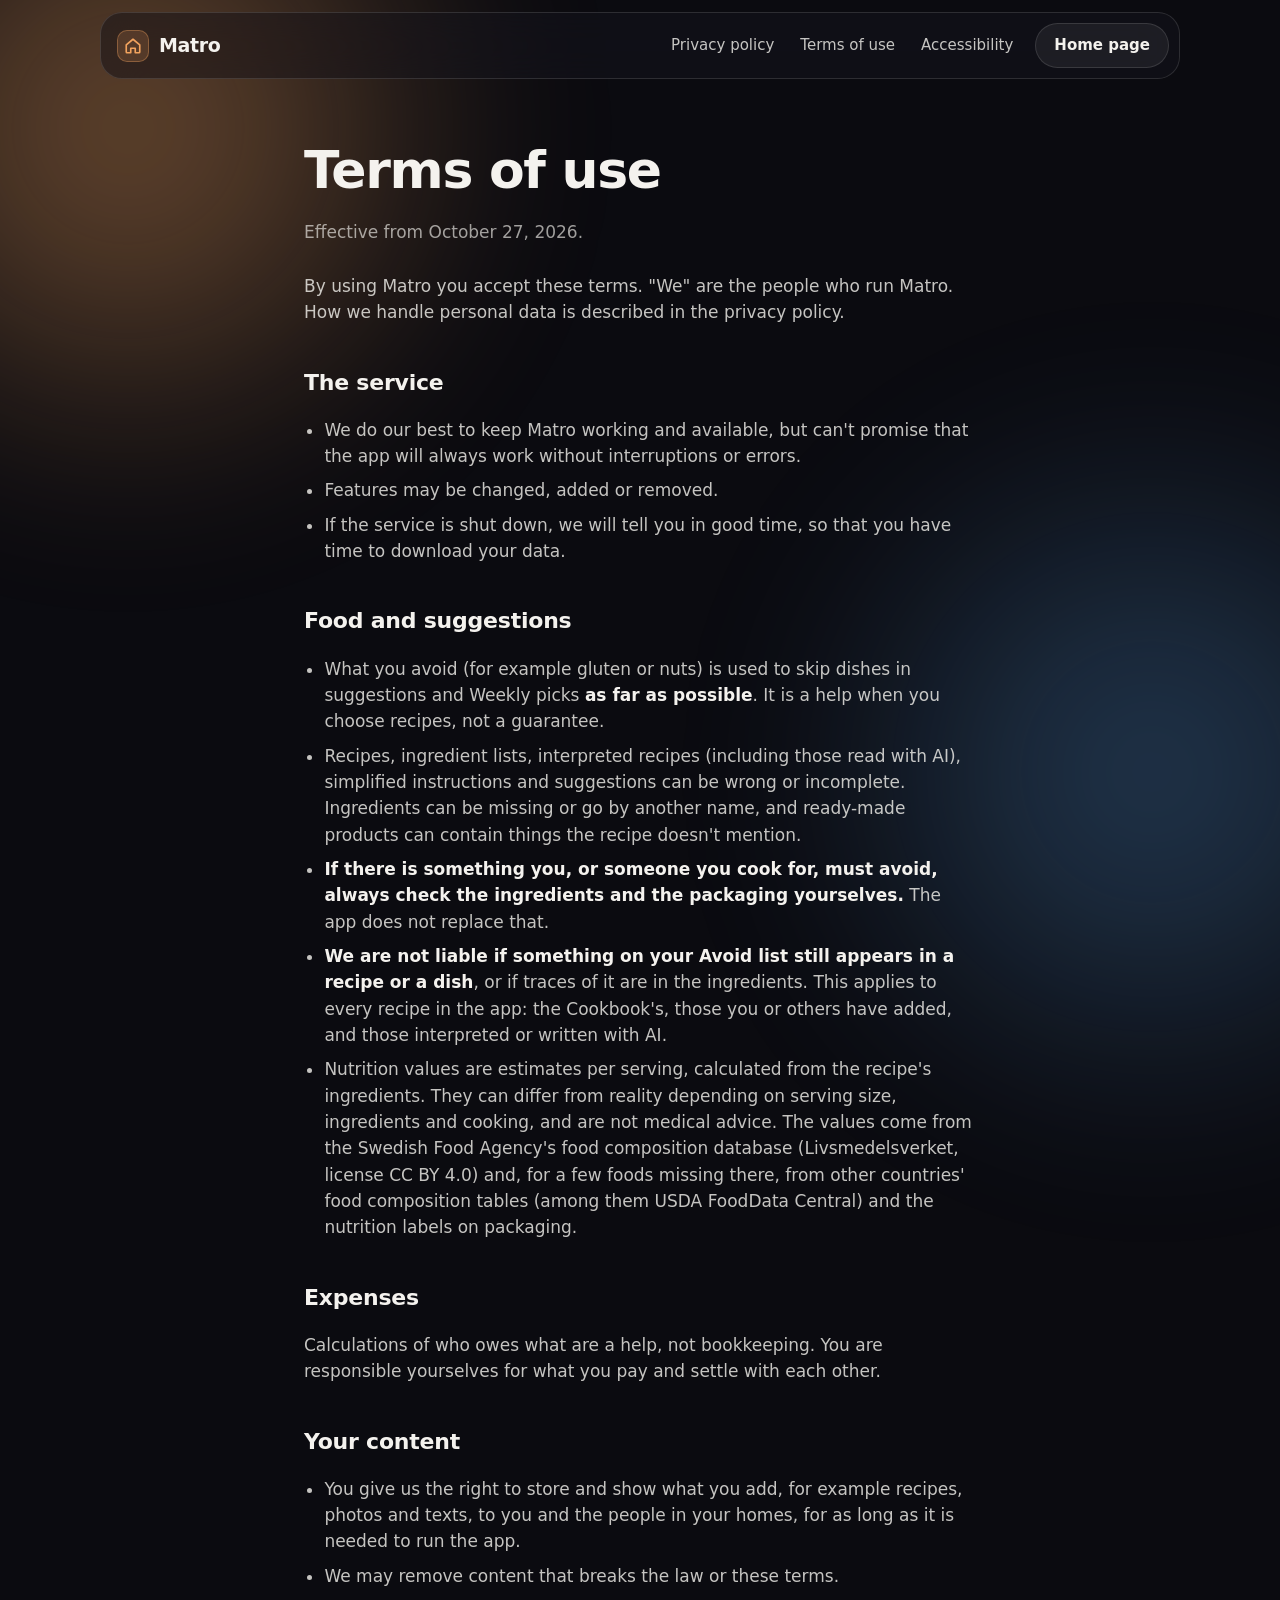
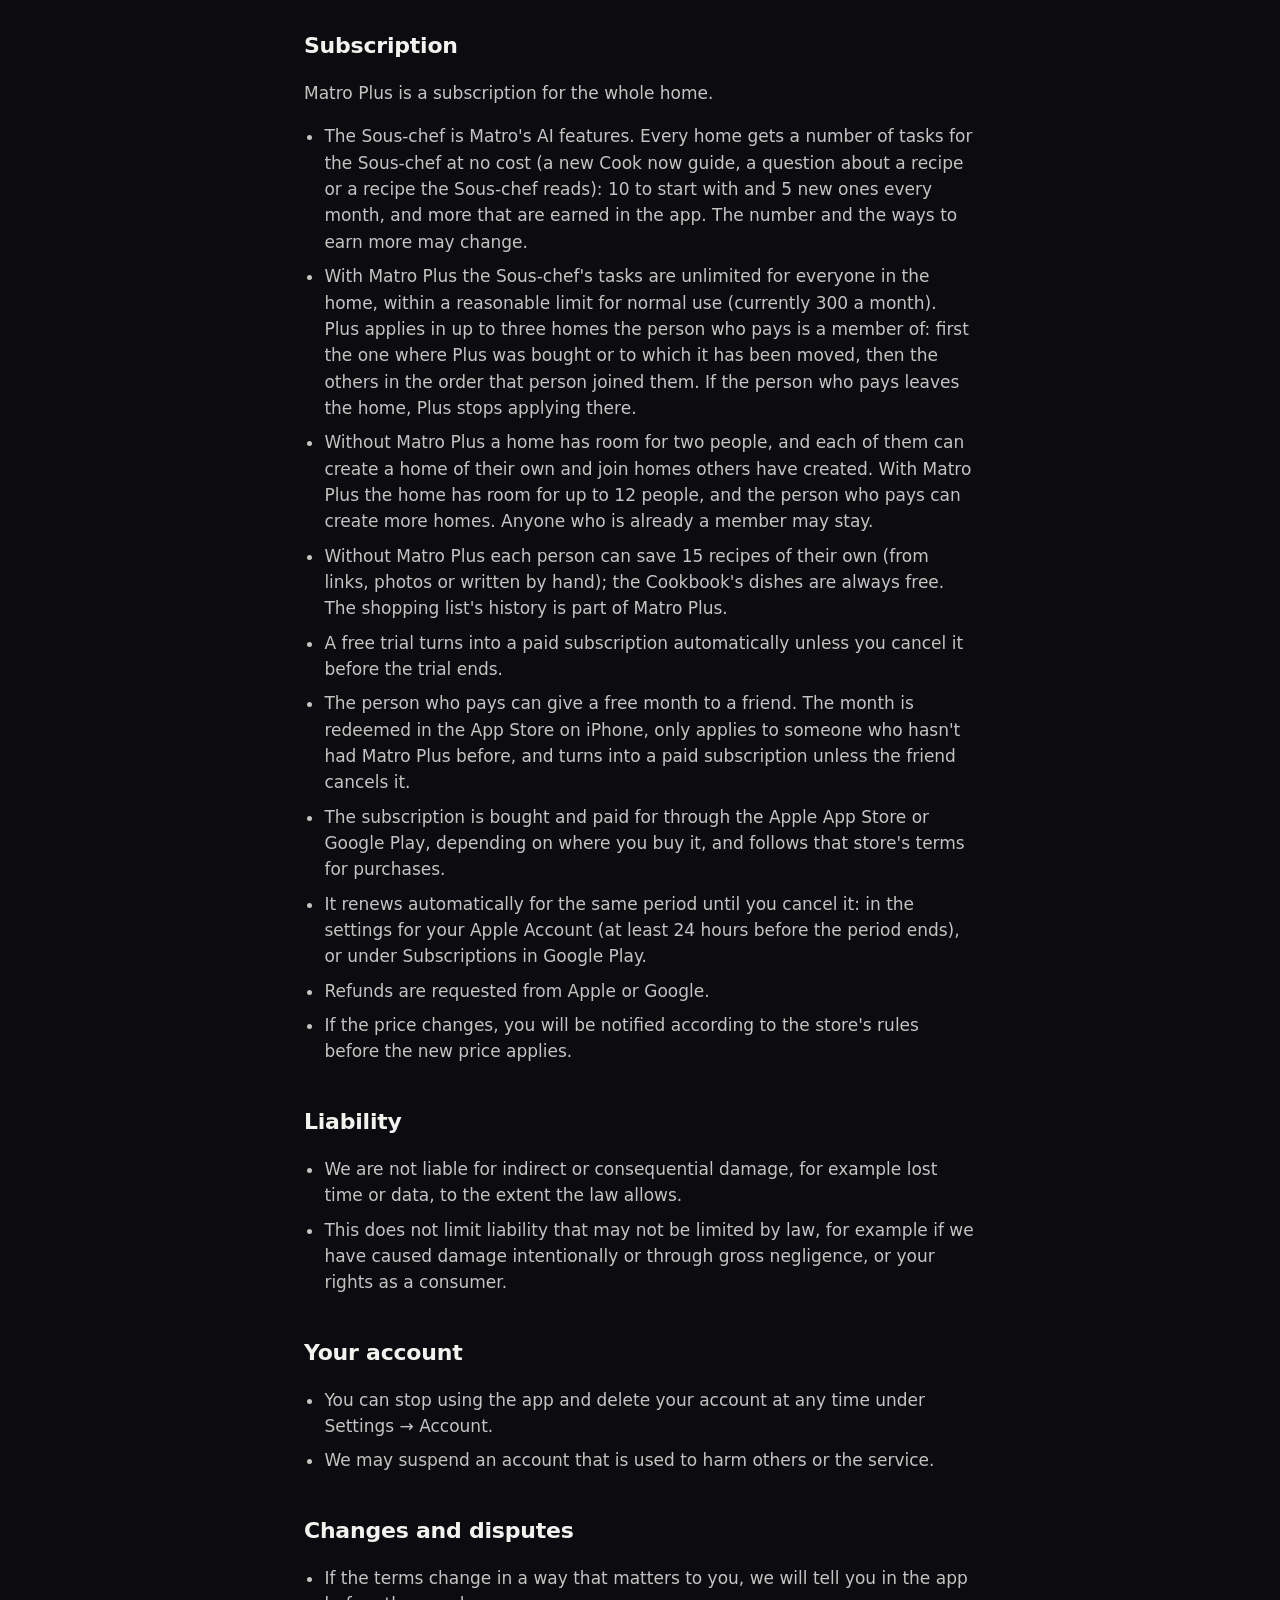
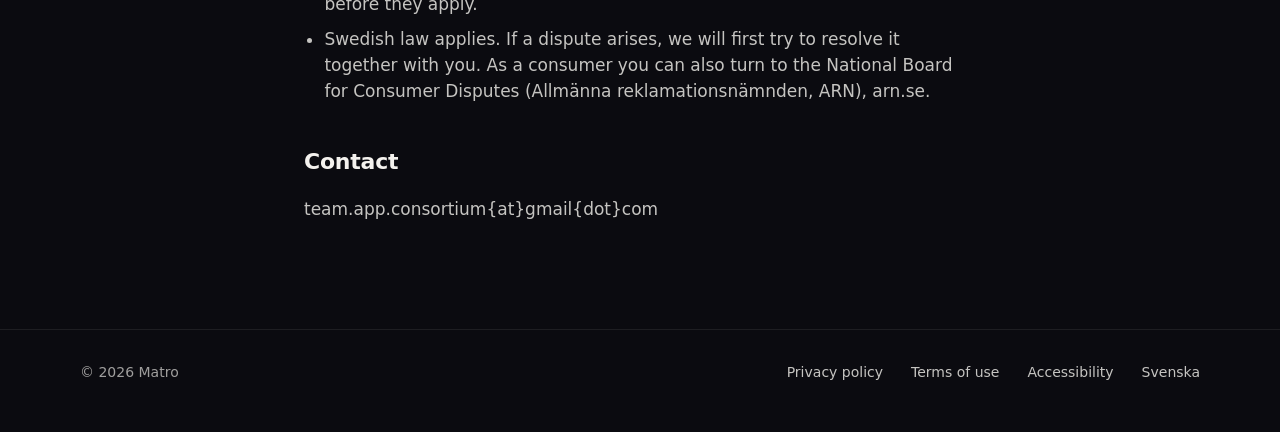
<file: en/terms.html>
<!doctype html>
<html lang="en">
<head>
<meta charset="utf-8">
<meta name="viewport" content="width=device-width, initial-scale=1, viewport-fit=cover">
<title>Terms of use – Matro</title>
<meta name="theme-color" content="#0B0B10">
<link rel="stylesheet" href="../style.css">
<link rel="alternate" hreflang="sv" href="../anvandarvillkor">
</head>
<body data-tone="warm">
<a class="skip" href="#innehall">Skip to content</a>
<div class="ambient" aria-hidden="true"><span></span><span></span></div>
<header class="nav">
  <a class="brand" href="./"><span class="brand-mark" aria-hidden="true"><svg width="18" height="18" viewBox="0 0 24 24" fill="none" stroke="currentColor" stroke-width="2.2" stroke-linejoin="round"><path d="M3 10.5 12 3l9 7.5V20a1 1 0 0 1-1 1h-5v-6H9v6H4a1 1 0 0 1-1-1z"/></svg></span>Matro</a>
  <nav class="links" aria-label="Menu"><a href="privacy">Privacy policy</a><a href="terms">Terms of use</a><a href="accessibility">Accessibility</a></nav>
  <a class="pill ghost" href="./">Home page</a>
</header>
<main class="legal" id="innehall">
<h1>Terms of use</h1>
<p class="date">Effective from October 27, 2026.</p>
<p>By using Matro you accept these terms. "We" are the people who run Matro. How we handle personal data is described in the privacy policy.</p>
<h2 id="the-service">The service</h2>
<ul>
<li>We do our best to keep Matro working and available, but can't promise that the app will always work without interruptions or errors.</li>
<li>Features may be changed, added or removed.</li>
<li>If the service is shut down, we will tell you in good time, so that you have time to download your data.</li>
</ul>
<h2 id="food-and-suggestions">Food and suggestions</h2>
<ul>
<li>What you avoid (for example gluten or nuts) is used to skip dishes in suggestions and Weekly picks <strong>as far as possible</strong>. It is a help when you choose recipes, not a guarantee.</li>
<li>Recipes, ingredient lists, interpreted recipes (including those read with AI), simplified instructions and suggestions can be wrong or incomplete. Ingredients can be missing or go by another name, and ready-made products can contain things the recipe doesn't mention.</li>
<li><strong>If there is something you, or someone you cook for, must avoid, always check the ingredients and the packaging yourselves.</strong> The app does not replace that.</li>
<li><strong>We are not liable if something on your Avoid list still appears in a recipe or a dish</strong>, or if traces of it are in the ingredients. This applies to every recipe in the app: the Cookbook's, those you or others have added, and those interpreted or written with AI.</li>
<li>Nutrition values are estimates per serving, calculated from the recipe's ingredients. They can differ from reality depending on serving size, ingredients and cooking, and are not medical advice. The values come from the Swedish Food Agency's food composition database (Livsmedelsverket, license CC BY 4.0) and, for a few foods missing there, from other countries' food composition tables (among them USDA FoodData Central) and the nutrition labels on packaging.</li>
</ul>
<h2 id="expenses">Expenses</h2>
<p>Calculations of who owes what are a help, not bookkeeping. You are responsible yourselves for what you pay and settle with each other.</p>
<h2 id="your-content">Your content</h2>
<ul>
<li>You give us the right to store and show what you add, for example recipes, photos and texts, to you and the people in your homes, for as long as it is needed to run the app.</li>
<li>We may remove content that breaks the law or these terms.</li>
</ul>
<h2 id="subscription">Subscription</h2>
<p>Matro Plus is a subscription for the whole home.</p>
<ul>
<li>The Sous-chef is Matro's AI features. Every home gets a number of tasks for the Sous-chef at no cost (a new Cook now guide, a question about a recipe or a recipe the Sous-chef reads): 10 to start with and 5 new ones every month, and more that are earned in the app. The number and the ways to earn more may change.</li>
<li>With Matro Plus the Sous-chef's tasks are unlimited for everyone in the home, within a reasonable limit for normal use (currently 300 a month). Plus applies in up to three homes the person who pays is a member of: first the one where Plus was bought or to which it has been moved, then the others in the order that person joined them. If the person who pays leaves the home, Plus stops applying there.</li>
<li>Without Matro Plus a home has room for two people, and each of them can create a home of their own and join homes others have created. With Matro Plus the home has room for up to 12 people, and the person who pays can create more homes. Anyone who is already a member may stay.</li>
<li>Without Matro Plus each person can save 15 recipes of their own (from links, photos or written by hand); the Cookbook's dishes are always free. The shopping list's history is part of Matro Plus.</li>
<li>A free trial turns into a paid subscription automatically unless you cancel it before the trial ends.</li>
<li>The person who pays can give a free month to a friend. The month is redeemed in the App Store on iPhone, only applies to someone who hasn't had Matro Plus before, and turns into a paid subscription unless the friend cancels it.</li>
<li>The subscription is bought and paid for through the Apple App Store or Google Play, depending on where you buy it, and follows that store's terms for purchases.</li>
<li>It renews automatically for the same period until you cancel it: in the settings for your Apple Account (at least 24 hours before the period ends), or under Subscriptions in Google Play.</li>
<li>Refunds are requested from Apple or Google.</li>
<li>If the price changes, you will be notified according to the store's rules before the new price applies.</li>
</ul>
<h2 id="liability">Liability</h2>
<ul>
<li>We are not liable for indirect or consequential damage, for example lost time or data, to the extent the law allows.</li>
<li>This does not limit liability that may not be limited by law, for example if we have caused damage intentionally or through gross negligence, or your rights as a consumer.</li>
</ul>
<h2 id="your-account">Your account</h2>
<ul>
<li>You can stop using the app and delete your account at any time under Settings → Account.</li>
<li>We may suspend an account that is used to harm others or the service.</li>
</ul>
<h2 id="changes-and-disputes">Changes and disputes</h2>
<ul>
<li>If the terms change in a way that matters to you, we will tell you in the app before they apply.</li>
<li>Swedish law applies. If a dispute arises, we will first try to resolve it together with you. As a consumer you can also turn to the National Board for Consumer Disputes (Allmänna reklamationsnämnden, ARN), arn.se.</li>
</ul>
<h2 id="contact">Contact</h2>
<p>team.app.consortium{at}gmail{dot}com</p>
</main>
<footer><div class="inner"><span>© 2026 Matro</span><span class="spacer"></span><a href="privacy">Privacy policy</a><a href="terms">Terms of use</a><a href="accessibility">Accessibility</a><a href="../anvandarvillkor" hreflang="sv" lang="sv">Svenska</a></div></footer>
</body>
</html>
</file>
<file: style.css>
:root{color-scheme: dark;--ground: #0B0B10;--text: #F4F2EE;--text-2: rgba(244,242,238,0.80);--text-3: rgba(244,242,238,0.64);--accent: #F2A35E;--warm: #F2A35E;--cool: #5EAAF2;--green: #7ED4A6;--pink: #E88AB0;--glass: rgba(255,255,255,0.06);--glass-edge: rgba(255,255,255,0.12);--tone-a: var(--warm);--tone-b: var(--cool);--radius: 26px;--ease: cubic-bezier(.2,.8,.2,1)}*{box-sizing: border-box}html{scroll-behavior: smooth}body{margin: 0;background: var(--ground);color: var(--text);font: 17px/1.55 -apple-system,BlinkMacSystemFont,"SF Pro Text",Inter,"Segoe UI",system-ui,sans-serif;-webkit-font-smoothing: antialiased}html,body{overflow-x: hidden;overflow-x: clip}.hero,.split,.closing{overflow-x: clip}img{display: block;max-width: 100%;height: auto}a{color: inherit}:focus-visible{outline: 3px solid var(--accent);outline-offset: 3px;border-radius: 8px}.skip{position: absolute;left: 12px;top: -60px;z-index: 20;padding: 10px 16px;border-radius: 12px;background: var(--accent);color: var(--ground);font-weight: 600;text-decoration: none}.skip:focus{top: 12px}button{font: inherit;cursor: pointer}h1,h2,h3{font-family: -apple-system,BlinkMacSystemFont,"SF Pro Display",Inter,system-ui,sans-serif;letter-spacing: -0.025em;margin: 0}.ambient{position: fixed;inset: -20vmax;z-index: -1;pointer-events: none;filter: blur(90px);opacity: .45}.ambient span{position: absolute;width: 60vmax;height: 60vmax;border-radius: 50%;transition: background 1.2s var(--ease);animation: drift 26s ease-in-out infinite alternate}.ambient span:nth-child(1){left: 0;top: 0;background: radial-gradient(closest-side,var(--tone-a),transparent)}.ambient span:nth-child(2){right: 0;bottom: 0;background: radial-gradient(closest-side,var(--tone-b),transparent);animation-delay: -13s;opacity: .7}@keyframes drift{to{transform: translate(8vmax,6vmax) scale(1.08)}}body[data-tone="cool"]{--tone-a: var(--cool);--tone-b: var(--warm)}body[data-tone="green"]{--tone-a: var(--green);--tone-b: var(--cool)}body[data-tone="pink"]{--tone-a: var(--pink);--tone-b: var(--warm)}.nav{position: fixed;top: 12px;left: 50%;transform: translateX(-50%);z-index: 10;width: min(1080px,calc(100% - 24px));display: flex;align-items: center;gap: 20px;padding: 10px 10px 10px 16px;border-radius: 22px;background: rgba(20,20,28,0.55);border: 1px solid var(--glass-edge);backdrop-filter: blur(24px) saturate(1.4);-webkit-backdrop-filter: blur(24px) saturate(1.4)}.nav .brand{display: flex;align-items: center;gap: 10px;font-weight: 700;font-size: 19px;text-decoration: none;letter-spacing: -0.02em}.brand-mark{width: 32px;height: 32px;border-radius: 10px;display: grid;place-items: center;background: rgba(242,163,94,0.18);border: 1px solid rgba(242,163,94,0.35);color: var(--accent)}.nav .links{display: flex;gap: 22px;margin-left: auto;font-size: 15px;color: var(--text-2)}.nav .links a{text-decoration: none;transition: color .2s;padding: 10px 2px}.nav .links a:hover{color: var(--text)}.nav .progress{position: absolute;left: 18px;right: 18px;bottom: -1px;height: 2px;border-radius: 2px;background: var(--accent);transform-origin: left;transform: scaleX(var(--progress,0));opacity: .8}.pill{display: inline-flex;align-items: center;gap: 8px;padding: 10px 18px;border-radius: 999px;font-weight: 600;font-size: 15px;text-decoration: none;white-space: nowrap}.pill.primary{background: var(--accent);color: var(--ground)}.pill.ghost{background: var(--glass);border: 1px solid var(--glass-edge);color: var(--text)}.nav .pill{gap: .28em}@media (max-width: 720px){.nav .links{display: none}.nav .pill{margin-left: auto}}@media (max-width: 360px){.nav{gap: 10px}.nav .pill{padding: 9px 14px;font-size: 14px}.nav .pill .more{display: none}}.hero{min-height: 100svh;display: grid;grid-template-columns: 1.05fr 1fr;align-items: center;gap: 40px;max-width: 1180px;margin: 0 auto;padding: 120px 24px 60px}.hero-copy{position: relative;z-index: 4}.eyebrow{color: var(--accent);font-weight: 600;font-size: 14px;letter-spacing: .14em;text-transform: uppercase}.hero h1{font-size: clamp(42px,5.6vw,80px);line-height: 1.02;margin: 18px 0 22px}.grad{background: linear-gradient(100deg,var(--warm),var(--pink) 55%,var(--cool));-webkit-background-clip: text;background-clip: text;color: transparent}.lead{font-size: clamp(18px,1.6vw,21px);color: var(--text-2);max-width: 30em;margin: 0 0 32px}.actions{display: flex;flex-wrap: wrap;gap: 12px}.actions .pill{padding: 14px 22px;font-size: 16px}.store-badge{display: inline-flex;border-radius: 10px}.store-badge img{display: block;height: 56px;width: auto}.store-badge:focus-visible{outline: 2px solid var(--accent);outline-offset: 4px}.soon{cursor: default}.soon svg{width: 18px;height: 18px}.stage{position: relative;height: min(720px,78svh);perspective: 1400px}.stage .phone{position: absolute;top: 50%;left: 50%;width: min(300px,38vw);transform-style: preserve-3d;will-change: transform}.stage .phone.center{z-index: 3}.stage .phone.left,.stage .phone.right{z-index: 2;filter: brightness(.82)}@media (max-width: 900px){.hero{grid-template-columns: 1fr;text-align: left;padding-top: 110px}.stage{height: 560px}.stage .phone{width: 230px}}.phone{border-radius: 15.5% / 7.2%;padding: 3.2%;background: linear-gradient(145deg,#2a2a33,#111117 40%,#1d1d24);box-shadow: 0 40px 80px -20px rgba(0,0,0,.7),0 0 0 1px rgba(255,255,255,.08) inset,0 0 0 1px rgba(0,0,0,.6)}.phone img{display: block;width: 100%;height: auto;aspect-ratio: 662 / 1440;object-fit: cover;border-radius: 13% / 6%;background: #16161c}.phone picture{display: block}.strip{padding: 40px 0 20px;overflow: hidden}.strip .row{display: flex;gap: 16px;width: max-content;animation: slide 60s linear infinite}.strip .row + .row{margin-top: 16px;animation-direction: reverse;animation-duration: 70s}.strip img{width: 220px;height: 160px;object-fit: cover;border-radius: 22px}@keyframes slide{to{transform: translateX(-50%)}}.strip{position: relative}.strip:hover .row,.strip.paused .row,.strip:focus-within .row{animation-play-state: paused}.strip-pause{display: block;margin: 0 auto 16px;padding: 8px 16px;font-size: 14px}.caption{text-align: center;color: var(--text-3);font-size: 15px;margin-top: 22px}@media (max-width: 720px){.strip img{width: 160px;height: 120px;border-radius: 18px}}.statement{max-width: 1000px;margin: 0 auto;padding: 18vh 24px}.statement p{font-size: clamp(32px,4.6vw,60px);line-height: 1.12;font-weight: 700;letter-spacing: -0.025em;margin: 0}.statement .w{opacity: .3;transition: opacity .35s linear}.statement .w.on{opacity: 1}.statement .w.hl.on{color: var(--accent)}.story{position: relative;display: grid;grid-template-columns: 1fr 1fr;gap: 60px;max-width: 1120px;margin: 0 auto;padding: 0 24px}.story-phone{position: sticky;top: 0;height: 100svh;display: grid;place-items: center}.story-phone .phone{position: relative;width: min(320px,30vw,calc((100svh - 150px) * 0.46));margin-top: 40px}.story-phone .screens{position: relative}.story-phone .screens>*{display: block;opacity: 0;transform: scale(.96) translateY(10px);transition: opacity .6s var(--ease),transform .8s var(--ease)}.story-phone .screens>*:not(:first-child){position: absolute;inset: 0}.story-phone .screens>.active{opacity: 1;transform: none}.step{min-height: 100svh;display: flex;flex-direction: column;justify-content: center;padding: 10vh 0}.step .num{font-variant-numeric: tabular-nums;color: var(--accent);font-weight: 700;font-size: 15px;letter-spacing: .1em}.step h2{font-size: clamp(34px,4vw,52px);line-height: 1.05;margin: 12px 0 18px}.step p{color: var(--text-2);font-size: 19px;max-width: 26em;margin: 0}.step .tags{display: flex;flex-wrap: wrap;gap: 8px;margin-top: 24px}.step .tags span{padding: 7px 14px;border-radius: 999px;font-size: 14px;background: var(--glass);border: 1px solid var(--glass-edge);color: var(--text-2)}.step .inline{display: none}@media (max-width: 900px){.story{grid-template-columns: 1fr;gap: 0}.story-phone{display: none}.step{min-height: auto;padding: 60px 0;opacity: 1}.step .inline{display: block;width: min(300px,78vw);margin: 36px auto 0}}.split{display: grid;grid-template-columns: 1fr 1fr;align-items: center;gap: 60px;max-width: 1120px;margin: 0 auto;padding: 16vh 24px}.split h2{font-size: clamp(36px,4.4vw,58px);line-height: 1.04;margin: 14px 0 20px}.split p{color: var(--text-2);font-size: 19px;margin: 0 0 14px;max-width: 26em}.split .visual{position: relative;display: grid;place-items: center}.split .visual .phone{width: min(320px,70vw);transform: rotate(-4deg)}.chip{position: absolute;padding: 10px 16px;border-radius: 999px;font-weight: 600;font-size: 15px;background: rgba(30,30,40,.7);border: 1px solid var(--glass-edge);backdrop-filter: blur(16px);-webkit-backdrop-filter: blur(16px);white-space: nowrap}.chip.c1{top: 14%;left: 2%}.chip.c2{top: 46%;right: 0;color: var(--accent)}.chip.c3{bottom: 12%;left: 6%}@media (max-width: 900px){.split{grid-template-columns: 1fr;padding: 10vh 24px}.split .visual{order: -1;margin-bottom: 20px}}.values{max-width: 1120px;margin: 0 auto;padding: 8vh 24px 14vh}.values h2{font-size: clamp(32px,3.6vw,46px);text-align: center;margin-bottom: 44px}.grid{display: grid;grid-template-columns: repeat(4,1fr);gap: 16px}.card{padding: 26px;border-radius: var(--radius);background: var(--glass);border: 1px solid var(--glass-edge);backdrop-filter: blur(20px);-webkit-backdrop-filter: blur(20px);transition: transform .4s var(--ease),border-color .4s}.card:hover{transform: translateY(-4px);border-color: rgba(242,163,94,.35)}.card .icon{width: 44px;height: 44px;border-radius: 14px;display: grid;place-items: center;background: rgba(242,163,94,.14);color: var(--accent);margin-bottom: 18px}.card .icon svg{width: 22px;height: 22px}.card h3{font-size: 19px;margin-bottom: 8px;letter-spacing: -0.01em}.card p{margin: 0;color: var(--text-2);font-size: 15px}@media (max-width: 900px){.grid{grid-template-columns: 1fr 1fr}}@media (max-width: 560px){.grid{grid-template-columns: 1fr}}.closing{text-align: center;padding: 10vh 24px 16vh;max-width: 820px;margin: 0 auto}.closing .mark{width: 84px;height: 84px;border-radius: 26px;margin: 0 auto 28px;display: grid;place-items: center;color: var(--accent);background: linear-gradient(160deg,rgba(242,163,94,.35),rgba(242,163,94,.08));border: 1px solid rgba(242,163,94,.4);box-shadow: 0 20px 60px -10px rgba(242,163,94,.35)}.closing .mark svg{width: 40px;height: 40px}.closing h2{font-size: clamp(40px,6vw,76px);line-height: 1.02;margin-bottom: 20px}.closing p{color: var(--text-2);font-size: 19px;margin: 0 auto 30px;max-width: 32em}.closing .contact{color: var(--text);font-weight: 600;overflow-wrap: anywhere}footer{border-top: 1px solid rgba(255,255,255,.08);padding: 32px 24px 48px}footer .inner{max-width: 1120px;margin: 0 auto;display: flex;flex-wrap: wrap;gap: 16px 28px;align-items: center;color: var(--text-3);font-size: 14px}footer a{text-decoration: none;color: var(--text-2)}footer a:hover{color: var(--text)}footer .spacer{flex: 1}.js [data-reveal]{opacity: 0;transform: translateY(28px);transition: opacity .9s var(--ease),transform .9s var(--ease);transition-delay: var(--delay,0s)}.js [data-reveal].in{opacity: 1;transform: none}.legal{max-width: 720px;margin: 0 auto;padding: 130px 24px 90px;color: rgba(244,242,238,0.8)}.legal h1{font-size: clamp(36px,5vw,52px);color: var(--text);margin-bottom: 8px}.legal .date{color: var(--text-3);margin: 0 0 28px}.legal h2{font-size: 22px;color: var(--text);margin: 40px 0 10px;letter-spacing: -0.01em;scroll-margin-top: 96px}.legal strong{color: var(--text)}.legal a{color: var(--accent)}.legal ul{padding-left: 1.2em}.legal li{margin: 8px 0}@media (prefers-reduced-motion: reduce){html{scroll-behavior: auto}*,*::before,*::after{animation: none !important;transition: none !important}.js [data-reveal]{opacity: 1;transform: none}.strip-pause{display: none}.statement .w{opacity: 1}}
</file>
